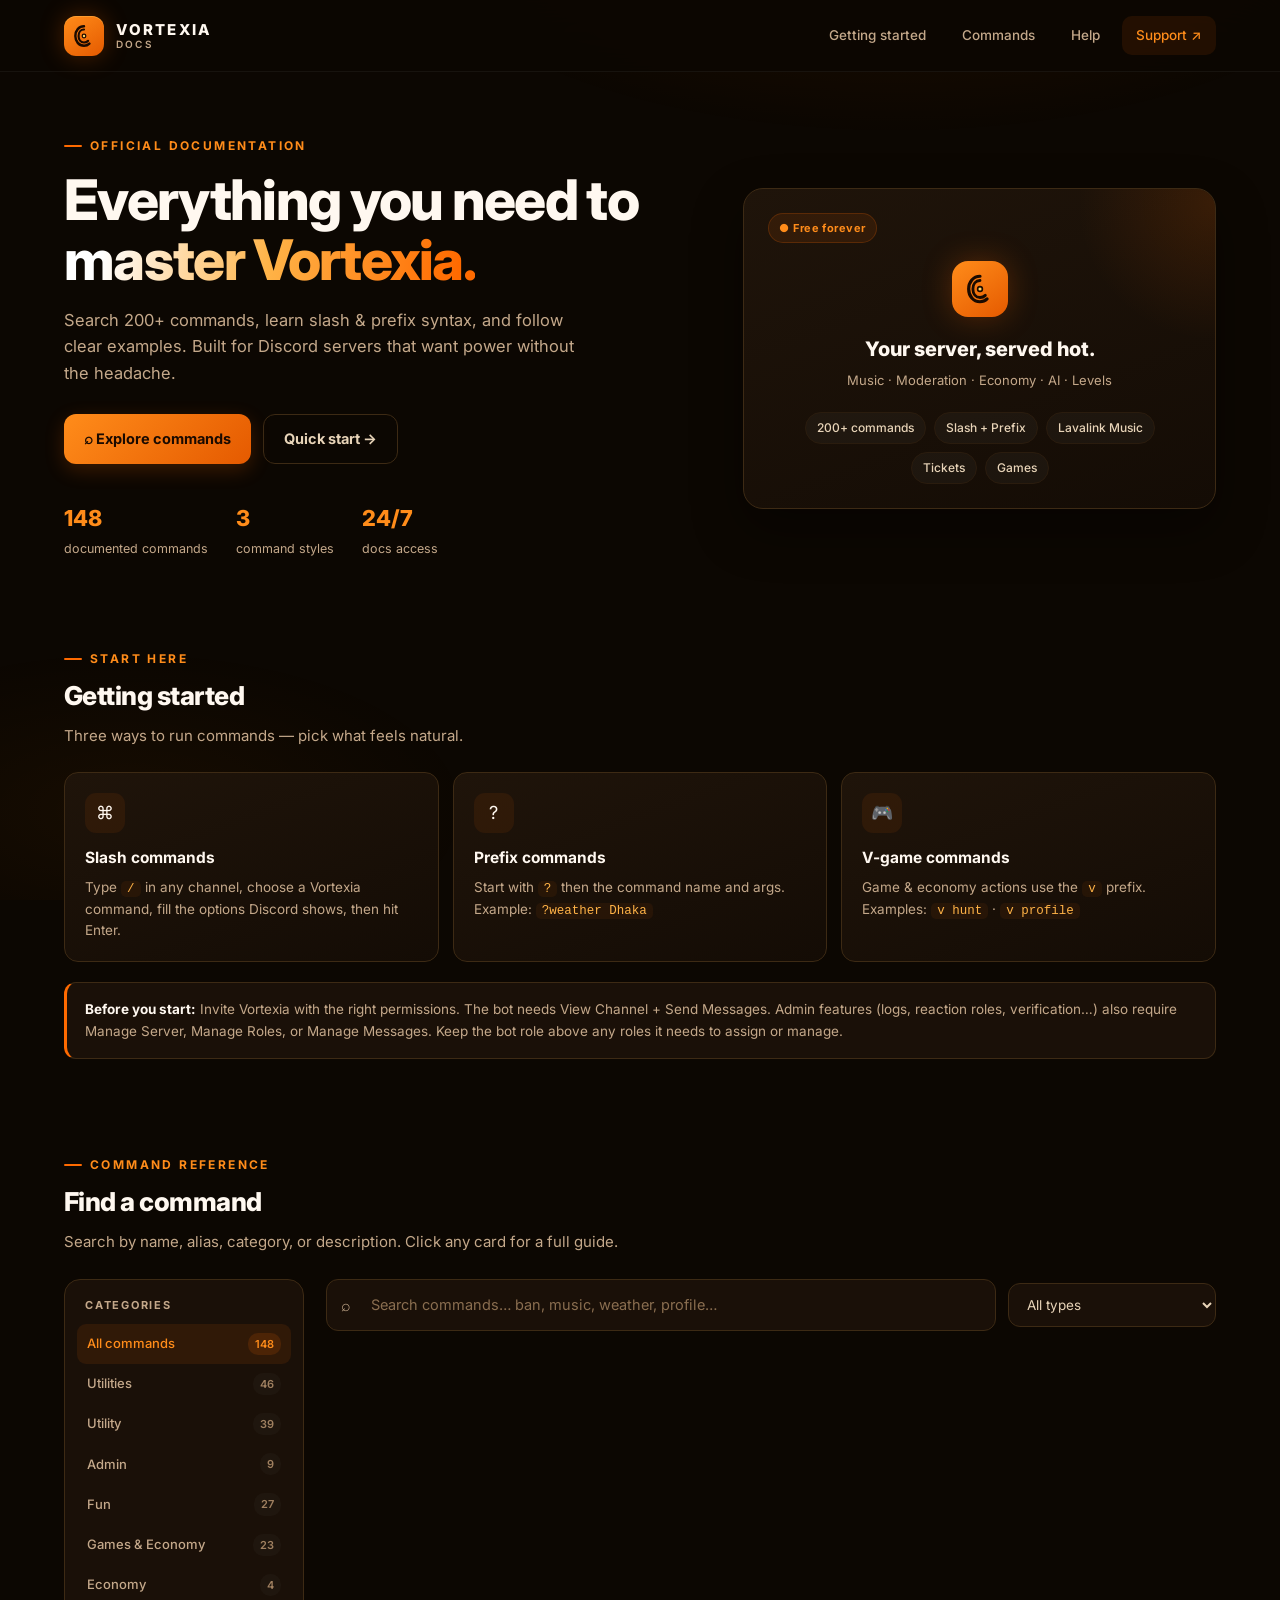
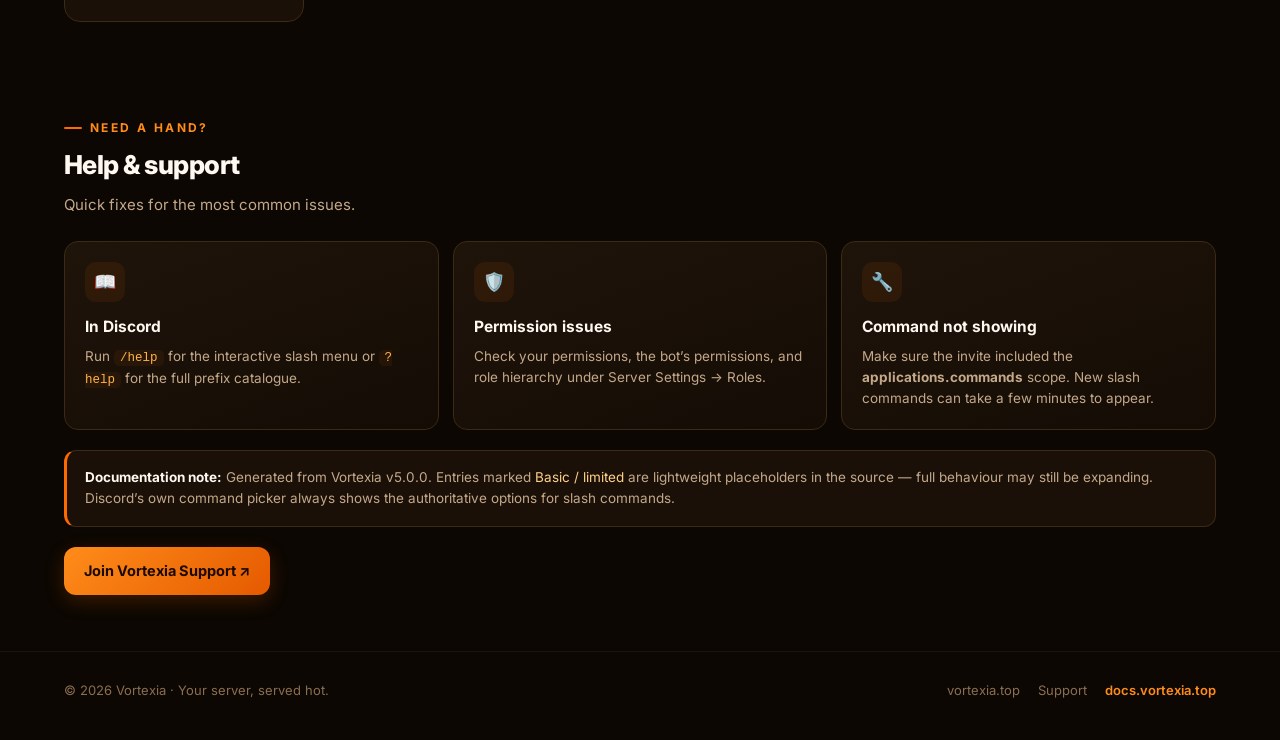
<file: index.html>
<!doctype html>
<html lang="en">
<head>
<meta charset="utf-8">
<meta name="viewport" content="width=device-width,initial-scale=1">
<meta name="theme-color" content="#1a0a00">
<meta name="description" content="Official Vortexia Bot documentation — commands, setup, and guides. Your server, served hot.">
<title>Vortexia Docs — Command Guide</title>
<link rel="preconnect" href="https://fonts.googleapis.com">
<link rel="preconnect" href="https://fonts.gstatic.com" crossorigin>
<style>
@import url('https://fonts.googleapis.com/css2?family=Inter:wght@400;500;600;700;800;900&display=swap');

:root {
  --bg: #0c0702;
  --bg2: #140c05;
  --panel: #1a1008;
  --panel2: #22150a;
  --line: #3d2a14;
  --line-soft: #2a1c0e;
  --orange: #ff6a00;
  --orange-bright: #ff8c1a;
  --orange-deep: #e55a00;
  --amber: #ffb347;
  --yellow: #ffd166;
  --text: #fff8f0;
  --muted: #c4a88a;
  --soft: #e8d4b8;
  --success: #5fe0ab;
  --warning: #ffc56a;
  --danger: #ff7b7b;
  --radius: 14px;
  --shadow: 0 20px 50px #00000066;
}

* { box-sizing: border-box; margin: 0; padding: 0; }
html { scroll-behavior: smooth; }
body {
  background: var(--bg);
  color: var(--text);
  font: 15px/1.65 'Inter', system-ui, -apple-system, sans-serif;
  min-height: 100vh;
}

/* Background glow */
body::before {
  content: "";
  position: fixed;
  inset: 0;
  background:
    radial-gradient(ellipse 80% 50% at 70% -10%, #ff6a0018, transparent 50%),
    radial-gradient(ellipse 60% 40% at 10% 90%, #ff8c0a0c, transparent 45%);
  pointer-events: none;
  z-index: 0;
}

a { color: inherit; text-decoration: none; }
.wrap { max-width: 1200px; margin: 0 auto; padding: 0 24px; position: relative; z-index: 1; }

/* ========== TOPBAR ========== */
.topbar {
  height: 72px;
  border-bottom: 1px solid #ffffff0d;
  background: #0c0702ee;
  backdrop-filter: blur(20px);
  position: sticky;
  top: 0;
  z-index: 100;
}
.topinner {
  height: 100%;
  display: flex;
  align-items: center;
  justify-content: space-between;
  gap: 20px;
}
.brand {
  display: flex;
  align-items: center;
  gap: 12px;
  font-weight: 800;
  letter-spacing: 0.08em;
}
.logo {
  width: 40px;
  height: 40px;
  border-radius: 12px;
  background: linear-gradient(145deg, #ff8c1a, #e55a00);
  display: grid;
  place-items: center;
  box-shadow: 0 0 24px #ff6a0044, inset 0 1px 0 #ffb34788;
  position: relative;
  overflow: hidden;
}
.logo svg {
  width: 26px;
  height: 26px;
}
.brand-text {
  display: flex;
  flex-direction: column;
  line-height: 1.15;
}
.brand-text span { font-size: 15px; letter-spacing: 0.14em; }
.brand-text small {
  color: var(--muted);
  font-size: 10px;
  letter-spacing: 0.22em;
  font-weight: 600;
  margin-top: 1px;
}
.toplinks {
  display: flex;
  gap: 8px;
  align-items: center;
}
.toplinks a {
  color: var(--muted);
  font-size: 13.5px;
  font-weight: 500;
  padding: 8px 14px;
  border-radius: 10px;
  transition: all 0.15s;
}
.toplinks a:hover {
  color: var(--text);
  background: #ffffff08;
}
.toplinks a.active {
  color: var(--orange-bright);
  background: #ff6a0012;
}

/* ========== HERO ========== */
.hero {
  padding: 64px 0 48px;
  position: relative;
}
.hero-grid {
  display: grid;
  grid-template-columns: 1.15fr 0.85fr;
  gap: 40px;
  align-items: center;
}
.eyebrow {
  color: var(--orange-bright);
  font-size: 12px;
  letter-spacing: 0.2em;
  font-weight: 700;
  text-transform: uppercase;
  display: flex;
  align-items: center;
  gap: 8px;
}
.eyebrow::before {
  content: "";
  width: 18px;
  height: 2px;
  background: var(--orange);
  border-radius: 2px;
}
.hero h1 {
  font-size: clamp(36px, 5.5vw, 56px);
  line-height: 1.08;
  font-weight: 800;
  letter-spacing: -0.03em;
  margin: 14px 0 16px;
}
.grad {
  background: linear-gradient(100deg, #fff 10%, #ffb347 50%, #ff6a00 95%);
  -webkit-background-clip: text;
  background-clip: text;
  color: transparent;
}
.hero-desc {
  color: var(--muted);
  font-size: 16.5px;
  max-width: 520px;
  margin-bottom: 28px;
  line-height: 1.6;
}
.hero-actions {
  display: flex;
  gap: 12px;
  flex-wrap: wrap;
  margin-bottom: 36px;
}
.btn {
  display: inline-flex;
  align-items: center;
  gap: 8px;
  padding: 12px 20px;
  border-radius: 12px;
  font-weight: 700;
  font-size: 14.5px;
  cursor: pointer;
  border: none;
  transition: all 0.18s;
}
.btn-primary {
  background: linear-gradient(135deg, #ff8c1a, #e55a00);
  color: #1a0a00;
  box-shadow: 0 6px 20px #ff6a0033;
}
.btn-primary:hover {
  transform: translateY(-1px);
  box-shadow: 0 10px 28px #ff6a0044;
}
.btn-ghost {
  background: transparent;
  border: 1px solid var(--line);
  color: var(--soft);
}
.btn-ghost:hover {
  border-color: var(--orange);
  color: var(--orange-bright);
  background: #ff6a000a;
}

/* Stats row */
.stats {
  display: flex;
  gap: 28px;
  flex-wrap: wrap;
}
.stat strong {
  display: block;
  font-size: 22px;
  font-weight: 800;
  color: var(--orange-bright);
}
.stat span {
  color: var(--muted);
  font-size: 12.5px;
}

/* Hero visual card */
.hero-visual {
  background: linear-gradient(160deg, #1f140a, #140c05);
  border: 1px solid var(--line);
  border-radius: 20px;
  padding: 24px;
  position: relative;
  overflow: hidden;
  box-shadow: var(--shadow);
}
.hero-visual::before {
  content: "";
  position: absolute;
  top: -40%;
  right: -30%;
  width: 280px;
  height: 280px;
  background: radial-gradient(circle, #ff6a0022, transparent 70%);
  pointer-events: none;
}
.visual-header {
  display: flex;
  align-items: center;
  justify-content: space-between;
  margin-bottom: 18px;
}
.visual-badge {
  display: inline-flex;
  align-items: center;
  gap: 6px;
  background: #ff6a0018;
  border: 1px solid #ff6a0033;
  color: var(--orange-bright);
  font-size: 11px;
  font-weight: 700;
  padding: 5px 10px;
  border-radius: 20px;
  letter-spacing: 0.04em;
}
.visual-logo {
  width: 56px;
  height: 56px;
  border-radius: 16px;
  background: linear-gradient(145deg, #ff8c1a, #e55a00);
  display: grid;
  place-items: center;
  box-shadow: 0 0 30px #ff6a0044;
  margin: 0 auto 16px;
}
.visual-logo svg { width: 34px; height: 34px; }
.visual-title {
  text-align: center;
  font-size: 20px;
  font-weight: 800;
  margin-bottom: 4px;
}
.visual-sub {
  text-align: center;
  color: var(--muted);
  font-size: 13px;
  margin-bottom: 20px;
}
.feature-pills {
  display: flex;
  flex-wrap: wrap;
  gap: 8px;
  justify-content: center;
}
.pill-tag {
  background: #ffffff08;
  border: 1px solid var(--line-soft);
  color: var(--soft);
  font-size: 12px;
  padding: 5px 11px;
  border-radius: 20px;
  font-weight: 500;
}

/* ========== SECTIONS ========== */
.section {
  padding: 40px 0 56px;
}
.section-head {
  margin-bottom: 24px;
}
.section-head h2 {
  font-size: 26px;
  font-weight: 800;
  letter-spacing: -0.02em;
  margin: 6px 0 6px;
}
.section-head p {
  color: var(--muted);
  font-size: 15px;
}

/* Quick start cards */
.quickgrid {
  display: grid;
  grid-template-columns: repeat(3, 1fr);
  gap: 14px;
  margin-bottom: 20px;
}
.quick {
  background: linear-gradient(160deg, #1f140a, #140c05);
  border: 1px solid var(--line);
  border-radius: var(--radius);
  padding: 20px;
  transition: border-color 0.15s, transform 0.15s;
}
.quick:hover {
  border-color: #ff6a0044;
  transform: translateY(-2px);
}
.quick .ico {
  width: 40px;
  height: 40px;
  border-radius: 11px;
  background: #ff6a0014;
  display: grid;
  place-items: center;
  font-size: 18px;
  margin-bottom: 12px;
}
.quick h3 {
  font-size: 15.5px;
  font-weight: 700;
  margin-bottom: 6px;
}
.quick p {
  color: var(--muted);
  font-size: 13.5px;
  line-height: 1.55;
}
.mono {
  font-family: ui-monospace, SFMono-Regular, Consolas, monospace;
  color: var(--amber);
  background: #ff6a0010;
  padding: 1px 6px;
  border-radius: 5px;
  font-size: 12.5px;
}

/* Info box */
.info {
  background: #1a1008;
  border: 1px solid var(--line);
  border-left: 3px solid var(--orange);
  border-radius: 12px;
  padding: 16px 18px;
  color: var(--muted);
  font-size: 13.5px;
  line-height: 1.6;
}
.info b { color: var(--text); }

/* ========== COMMANDS LAYOUT ========== */
.guide-layout {
  display: grid;
  grid-template-columns: 240px 1fr;
  gap: 22px;
  align-items: start;
}
.sidebar {
  position: sticky;
  top: 90px;
  background: var(--panel);
  border: 1px solid var(--line);
  border-radius: 16px;
  padding: 16px 12px;
  max-height: calc(100vh - 110px);
  overflow-y: auto;
}
.sidebar h3 {
  font-size: 11px;
  text-transform: uppercase;
  letter-spacing: 0.16em;
  color: var(--muted);
  margin: 0 8px 10px;
  font-weight: 700;
}
.sideitem {
  width: 100%;
  display: flex;
  justify-content: space-between;
  align-items: center;
  gap: 8px;
  border: 0;
  background: transparent;
  color: var(--muted);
  text-align: left;
  padding: 9px 10px;
  border-radius: 9px;
  cursor: pointer;
  font: inherit;
  font-size: 13px;
  font-weight: 500;
  transition: all 0.12s;
}
.sideitem:hover {
  background: #ffffff08;
  color: var(--text);
}
.sideitem.active {
  background: #ff6a0018;
  color: var(--orange-bright);
}
.count {
  font-size: 11px;
  color: #a08060;
  background: #ffffff06;
  padding: 2px 7px;
  border-radius: 10px;
  font-weight: 600;
}
.sideitem.active .count {
  background: #ff6a0022;
  color: var(--orange-bright);
}

/* Search & filters */
.catalog-top {
  display: flex;
  gap: 12px;
  align-items: center;
  flex-wrap: wrap;
  margin-bottom: 14px;
}
.searchbox {
  flex: 1;
  min-width: 220px;
  position: relative;
}
.searchbox input {
  width: 100%;
  background: var(--panel);
  border: 1px solid var(--line);
  border-radius: 12px;
  padding: 13px 16px 13px 44px;
  color: var(--text);
  font: inherit;
  font-size: 14.5px;
  outline: none;
  transition: border-color 0.15s, box-shadow 0.15s;
}
.searchbox input::placeholder { color: #8a6e50; }
.searchbox input:focus {
  border-color: var(--orange);
  box-shadow: 0 0 0 3px #ff6a0022;
}
.search-icon {
  position: absolute;
  left: 15px;
  top: 50%;
  transform: translateY(-50%);
  color: var(--muted);
  font-size: 16px;
  pointer-events: none;
}
.filter select {
  background: var(--panel);
  color: var(--soft);
  border: 1px solid var(--line);
  padding: 12px 14px;
  border-radius: 12px;
  font: inherit;
  font-size: 13.5px;
  cursor: pointer;
  outline: none;
}
.filter select:focus { border-color: var(--orange); }

.results {
  color: var(--muted);
  font-size: 12.5px;
  margin-bottom: 12px;
  display: flex;
  align-items: center;
  gap: 8px;
}
.results strong { color: var(--soft); }

/* Command cards */
.cards {
  display: grid;
  grid-template-columns: repeat(2, minmax(0, 1fr));
  gap: 12px;
}
.cmd {
  background: linear-gradient(155deg, #1f140a, #140c05);
  border: 1px solid var(--line);
  border-radius: 14px;
  padding: 16px;
  cursor: pointer;
  transition: all 0.18s;
  min-width: 0;
}
.cmd:hover {
  transform: translateY(-2px);
  border-color: #ff6a0066;
  box-shadow: 0 12px 28px #00000044;
}
.cmdtop {
  display: flex;
  align-items: center;
  justify-content: space-between;
  gap: 10px;
  margin-bottom: 8px;
}
.cmdname {
  font-weight: 750;
  font-size: 15px;
  overflow-wrap: anywhere;
}
.pill {
  font-size: 10px;
  font-weight: 700;
  color: var(--amber);
  background: #3d2a14;
  border: 1px solid #5a3a1c;
  border-radius: 20px;
  padding: 3px 9px;
  white-space: nowrap;
  letter-spacing: 0.02em;
}
.pill.limited {
  color: #ffd18a;
  background: #3c2c14;
  border-color: #6a4b1c;
}
.pill.private {
  color: #ffb0b0;
  background: #421c2b;
  border-color: #71354a;
}
.cmd p {
  font-size: 12.5px;
  color: var(--muted);
  margin: 0 0 12px;
  min-height: 36px;
  line-height: 1.5;
}
.cmdfoot {
  display: flex;
  justify-content: space-between;
  align-items: center;
  color: #a08060;
  font-size: 11.5px;
  font-weight: 500;
}
.cmdfoot .arrow {
  color: var(--orange);
  opacity: 0;
  transition: opacity 0.15s;
}
.cmd:hover .cmdfoot .arrow { opacity: 1; }

.empty {
  padding: 48px 24px;
  text-align: center;
  color: var(--muted);
  border: 1px dashed var(--line);
  border-radius: 16px;
  grid-column: 1 / -1;
}
.empty-icon { font-size: 32px; margin-bottom: 10px; opacity: 0.6; }

/* Detail panel */
.detail {
  margin-top: 18px;
  padding: 24px;
  border: 1px solid #6a4a1c;
  background: linear-gradient(145deg, #22150a, #140c05);
  border-radius: 18px;
  display: none;
  animation: fadeIn 0.25s ease;
}
.detail.show { display: block; }
@keyframes fadeIn {
  from { opacity: 0; transform: translateY(8px); }
  to { opacity: 1; transform: translateY(0); }
}
.detailhead {
  display: flex;
  justify-content: space-between;
  gap: 16px;
  align-items: flex-start;
  margin-bottom: 6px;
}
.detail h3 {
  font-size: 22px;
  font-weight: 800;
  margin: 4px 0 6px;
}
.detail .desc { color: var(--muted); font-size: 14.5px; }
.close {
  background: #2a1a08;
  border: 1px solid var(--line);
  color: var(--soft);
  border-radius: 10px;
  padding: 8px 12px;
  cursor: pointer;
  font-size: 13px;
  font-weight: 600;
  transition: all 0.12s;
  flex-shrink: 0;
}
.close:hover {
  background: #3d2a14;
  color: white;
}
.detailgrid {
  display: grid;
  grid-template-columns: 1fr 1fr;
  gap: 14px;
  margin-top: 18px;
}
.detailbox {
  background: #0c0702;
  border: 1px solid var(--line);
  border-radius: 12px;
  padding: 16px;
}
.detailbox h4 {
  margin: 0 0 10px;
  color: var(--amber);
  font-size: 11px;
  letter-spacing: 0.12em;
  text-transform: uppercase;
  font-weight: 700;
}
.code {
  display: block;
  background: #080502;
  border: 1px solid var(--line-soft);
  border-radius: 8px;
  padding: 12px 14px;
  color: var(--amber);
  font: 13.5px ui-monospace, Consolas, monospace;
  overflow-wrap: anywhere;
  margin-bottom: 8px;
}
.steps {
  margin: 0;
  padding-left: 20px;
  color: var(--muted);
  font-size: 13.5px;
  line-height: 1.7;
}
.steps li { margin-bottom: 4px; }
.alias {
  color: var(--muted);
  font-size: 12.5px;
  margin-top: 8px;
}

/* Mock Discord */
.mock {
  margin-top: 18px;
  border: 1px solid var(--line);
  border-radius: 14px;
  overflow: hidden;
  background: #0c0702;
}
.mockbar {
  background: #1a1008;
  padding: 9px 14px;
  color: var(--muted);
  font-size: 11.5px;
  display: flex;
  align-items: center;
  gap: 8px;
  font-weight: 500;
}
.dot {
  width: 8px;
  height: 8px;
  background: var(--orange);
  border-radius: 50%;
  box-shadow: 0 0 8px #ff6a0066;
}
.mockbody { padding: 16px; display: grid; gap: 12px; }
.chatline { display: flex; gap: 12px; align-items: flex-start; }
.avatar {
  width: 32px;
  height: 32px;
  flex: 0 0 32px;
  border-radius: 10px;
  background: linear-gradient(135deg, #ff8c1a, #e55a00);
  display: grid;
  place-items: center;
  font-size: 13px;
  font-weight: 800;
  color: #1a0a00;
}
.avatar.bot {
  background: linear-gradient(135deg, #ff8c1a, #e55a00);
}
.bubble { font-size: 13px; color: var(--soft); line-height: 1.5; }
.bubble b { color: white; font-weight: 700; }
.cmdinput {
  display: inline-block;
  background: #2a1a08;
  padding: 5px 10px;
  border-radius: 7px;
  color: var(--amber);
  font-family: ui-monospace, monospace;
  font-size: 12.5px;
  margin-top: 4px;
}
.response {
  border-left: 3px solid var(--orange);
  background: #1a1008;
  padding: 12px 14px;
  border-radius: 0 10px 10px 0;
  font-size: 13px;
  color: var(--muted);
  margin-top: 6px;
}
.response strong {
  display: block;
  color: white;
  margin-bottom: 4px;
  font-weight: 700;
}

/* Help section */
.help-grid {
  display: grid;
  grid-template-columns: repeat(3, 1fr);
  gap: 14px;
  margin-bottom: 20px;
}

/* Footer */
.footer {
  border-top: 1px solid #ffffff0d;
  padding: 28px 0 40px;
  color: #8a6e50;
  font-size: 13px;
}
.footerinner {
  display: flex;
  justify-content: space-between;
  gap: 20px;
  flex-wrap: wrap;
  align-items: center;
}
.tag { color: var(--orange-bright); font-weight: 600; }
.footer-links {
  display: flex;
  gap: 18px;
}
.footer-links a:hover { color: var(--orange-bright); }

/* Scrollbar */
.sidebar::-webkit-scrollbar { width: 5px; }
.sidebar::-webkit-scrollbar-track { background: transparent; }
.sidebar::-webkit-scrollbar-thumb { background: #3d2a14; border-radius: 10px; }

/* ========== RESPONSIVE ========== */
@media (max-width: 900px) {
  .hero-grid { grid-template-columns: 1fr; gap: 32px; }
  .hero-visual { max-width: 400px; margin: 0 auto; }
  .guide-layout { grid-template-columns: 1fr; }
  .sidebar {
    position: static;
    max-height: none;
    display: flex;
    flex-wrap: wrap;
    gap: 4px;
    padding: 12px;
  }
  .sidebar h3 { width: 100%; margin-bottom: 6px; }
  .sideitem { width: auto; }
  .quickgrid, .help-grid { grid-template-columns: 1fr 1fr; }
}
@media (max-width: 640px) {
  .wrap { padding: 0 16px; }
  .toplinks { display: none; }
  .hero { padding: 40px 0 32px; }
  .quickgrid, .cards, .detailgrid, .help-grid { grid-template-columns: 1fr; }
  .stats { gap: 18px; }
  .hero-desc { font-size: 15px; }
  .section { padding: 28px 0 40px; }
}
</style>
</head>
<body>

<!-- TOPBAR -->
<header class="topbar">
  <div class="wrap topinner">
    <a class="brand" href="#top">
      <span class="logo">
        <svg viewBox="0 0 48 48" fill="none" xmlns="http://www.w3.org/2000/svg">
          <path d="M24 6C14.5 6 8 14 8 24s6.5 18 16 18c4 0 7.5-1.5 10-4" stroke="#1a0a00" stroke-width="4.5" stroke-linecap="round"/>
          <path d="M24 12c-6 0-10 5-10 12s4 12 10 12c3 0 5.5-1 7.5-3" stroke="#1a0a00" stroke-width="4" stroke-linecap="round"/>
          <circle cx="24" cy="24" r="4.5" fill="#1a0a00"/>
          <circle cx="24" cy="24" r="2.2" fill="#ffd166"/>
        </svg>
      </span>
      <div class="brand-text">
        <span>VORTEXIA</span>
        <small>DOCS</small>
      </div>
    </a>
    <nav class="toplinks">
      <a href="#start">Getting started</a>
      <a href="#commands">Commands</a>
      <a href="#help">Help</a>
      <a href="https://discord.gg/tGJQwsymdX" target="_blank" rel="noopener" style="background:#ff6a0018;color:#ff8c1a;">Support ↗</a>
    </nav>
  </div>
</header>

<main id="top">
  <!-- HERO -->
  <section class="hero">
    <div class="wrap">
      <div class="hero-grid">
        <div>
          <div class="eyebrow">Official Documentation</div>
          <h1>Everything you need to<br><span class="grad">master Vortexia.</span></h1>
          <p class="hero-desc">
            Search 200+ commands, learn slash & prefix syntax, and follow clear examples.
            Built for Discord servers that want power without the headache.
          </p>
          <div class="hero-actions">
            <a class="btn btn-primary" href="#commands">⌕ Explore commands</a>
            <a class="btn btn-ghost" href="#start">Quick start →</a>
          </div>
          <div class="stats">
            <div class="stat">
              <strong id="totalCommands">—</strong>
              <span>documented commands</span>
            </div>
            <div class="stat">
              <strong>3</strong>
              <span>command styles</span>
            </div>
            <div class="stat">
              <strong>24/7</strong>
              <span>docs access</span>
            </div>
          </div>
        </div>

        <!-- Visual card -->
        <div class="hero-visual">
          <div class="visual-header">
            <span class="visual-badge">● Free forever</span>
          </div>
          <div class="visual-logo">
            <svg viewBox="0 0 48 48" fill="none" xmlns="http://www.w3.org/2000/svg">
              <path d="M24 6C14.5 6 8 14 8 24s6.5 18 16 18c4 0 7.5-1.5 10-4" stroke="#1a0a00" stroke-width="4.5" stroke-linecap="round"/>
              <path d="M24 12c-6 0-10 5-10 12s4 12 10 12c3 0 5.5-1 7.5-3" stroke="#1a0a00" stroke-width="4" stroke-linecap="round"/>
              <circle cx="24" cy="24" r="4.5" fill="#1a0a00"/>
              <circle cx="24" cy="24" r="2.2" fill="#ffd166"/>
            </svg>
          </div>
          <div class="visual-title">Your server, served hot.</div>
          <div class="visual-sub">Music · Moderation · Economy · AI · Levels</div>
          <div class="feature-pills">
            <span class="pill-tag">200+ commands</span>
            <span class="pill-tag">Slash + Prefix</span>
            <span class="pill-tag">Lavalink Music</span>
            <span class="pill-tag">Tickets</span>
            <span class="pill-tag">Games</span>
          </div>
        </div>
      </div>
    </div>
  </section>

  <!-- GETTING STARTED -->
  <section class="section" id="start">
    <div class="wrap">
      <div class="section-head">
        <div class="eyebrow">Start here</div>
        <h2>Getting started</h2>
        <p>Three ways to run commands — pick what feels natural.</p>
      </div>

      <div class="quickgrid">
        <article class="quick">
          <div class="ico">⌘</div>
          <h3>Slash commands</h3>
          <p>Type <span class="mono">/</span> in any channel, choose a Vortexia command, fill the options Discord shows, then hit Enter.</p>
        </article>
        <article class="quick">
          <div class="ico">?</div>
          <h3>Prefix commands</h3>
          <p>Start with <span class="mono">?</span> then the command name and args.<br>Example: <span class="mono">?weather Dhaka</span></p>
        </article>
        <article class="quick">
          <div class="ico">🎮</div>
          <h3>V-game commands</h3>
          <p>Game & economy actions use the <span class="mono">v</span> prefix.<br>Examples: <span class="mono">v hunt</span> · <span class="mono">v profile</span></p>
        </article>
      </div>

      <div class="info">
        <b>Before you start:</b> Invite Vortexia with the right permissions. The bot needs View Channel + Send Messages. Admin features (logs, reaction roles, verification…) also require Manage Server, Manage Roles, or Manage Messages. Keep the bot role above any roles it needs to assign or manage.
      </div>
    </div>
  </section>

  <!-- COMMANDS -->
  <section class="section" id="commands">
    <div class="wrap">
      <div class="section-head">
        <div class="eyebrow">Command reference</div>
        <h2>Find a command</h2>
        <p>Search by name, alias, category, or description. Click any card for a full guide.</p>
      </div>

      <div class="guide-layout">
        <aside class="sidebar" id="side">
          <h3>Categories</h3>
          <button class="sideitem active" data-category="All">All commands <span class="count" id="allCount"></span></button>
        </aside>

        <div>
          <div class="catalog-top">
            <div class="searchbox">
              <span class="search-icon">⌕</span>
              <input id="search" placeholder="Search commands… ban, music, weather, profile…" autocomplete="off">
            </div>
            <div class="filter">
              <select id="typeFilter">
                <option value="All">All types</option>
                <option>Slash command</option>
                <option>Prefix command</option>
                <option>V-prefix game command</option>
              </select>
            </div>
          </div>

          <div class="results" id="results"></div>
          <div class="cards" id="cards"></div>
          <div class="detail" id="detail" aria-live="polite"></div>
        </div>
      </div>
    </div>
  </section>

  <!-- HELP -->
  <section class="section" id="help">
    <div class="wrap">
      <div class="section-head">
        <div class="eyebrow">Need a hand?</div>
        <h2>Help & support</h2>
        <p>Quick fixes for the most common issues.</p>
      </div>

      <div class="help-grid">
        <article class="quick">
          <div class="ico">📖</div>
          <h3>In Discord</h3>
          <p>Run <span class="mono">/help</span> for the interactive slash menu or <span class="mono">?help</span> for the full prefix catalogue.</p>
        </article>
        <article class="quick">
          <div class="ico">🛡️</div>
          <h3>Permission issues</h3>
          <p>Check your permissions, the bot’s permissions, and role hierarchy under Server Settings → Roles.</p>
        </article>
        <article class="quick">
          <div class="ico">🔧</div>
          <h3>Command not showing</h3>
          <p>Make sure the invite included the <b>applications.commands</b> scope. New slash commands can take a few minutes to appear.</p>
        </article>
      </div>

      <div class="info" style="margin-bottom: 20px;">
        <b>Documentation note:</b> Generated from Vortexia v5.0.0. Entries marked <span style="color:#ffd18a">Basic / limited</span> are lightweight placeholders in the source — full behaviour may still be expanding. Discord’s own command picker always shows the authoritative options for slash commands.
      </div>

      <a class="btn btn-primary" href="https://discord.gg/tGJQwsymdX" target="_blank" rel="noopener">
        Join Vortexia Support ↗
      </a>
    </div>
  </section>
</main>

<footer class="footer">
  <div class="wrap footerinner">
    <span>© <span id="year"></span> Vortexia · Your server, served hot.</span>
    <div class="footer-links">
      <a href="https://vortexia.top" target="_blank">vortexia.top</a>
      <a href="https://discord.gg/tGJQwsymdX" target="_blank">Support</a>
      <span class="tag">docs.vortexia.top</span>
    </div>
  </div>
</footer>

<script>
const COMMANDS = [{"name":"/autoreact","kind":"Slash command","category":"Admin","description":"Manage automatic reactions in selected channels.","usage":"/autoreact","aliases":[],"status":"Available","note":""},{"name":"/boostreminder","kind":"Slash command","category":"Admin","description":"Announce and thank members when they boost the server.","usage":"/boostreminder","aliases":[],"status":"Available","note":""},{"name":"/goodbye","kind":"Slash command","category":"Admin","description":"Configure automatic member-leave messages.","usage":"/goodbye","aliases":[],"status":"Available","note":""},{"name":"/logs","kind":"Slash command","category":"Admin","description":"Server logging: message edits/deletes, joins, bans, voice, roles and channels.","usage":"/logs","aliases":[],"status":"Available","note":""},{"name":"/reactionrole","kind":"Slash command","category":"Admin","description":"Button role panels: members click a button to get or remove a role.","usage":"/reactionrole","aliases":[],"status":"Available","note":""},{"name":"/serverstats","kind":"Slash command","category":"Admin","description":"Open the Server Stats control panel — live member/bot/online counters.","usage":"/serverstats","aliases":[],"status":"Available","note":""},{"name":"/settings","kind":"Slash command","category":"Admin","description":"Manage Vortexia server settings, modules, commands, roles, and channels.","usage":"/settings","aliases":[],"status":"Available","note":""},{"name":"/verify","kind":"Slash command","category":"Admin","description":"Advanced verification control panel.","usage":"/verify","aliases":[],"status":"Available","note":""},{"name":"/voicemaster","kind":"Slash command","category":"Admin","description":"Join-to-Create voice rooms — setup hub, panel, and defaults.","usage":"/voicemaster","aliases":[],"status":"Available","note":""},{"name":"/daily","kind":"Slash command","category":"Economy","description":"Claim your daily coins.","usage":"/daily","aliases":[],"status":"Available","note":""},{"name":"/eco-leaderboard","kind":"Slash command","category":"Economy","description":"Global richest users (same balance on every server).","usage":"/eco-leaderboard","aliases":[],"status":"Available","note":""},{"name":"/pay","kind":"Slash command","category":"Economy","description":"Pay coins to another user.","usage":"/pay","aliases":[],"status":"Available","note":""},{"name":"/work","kind":"Slash command","category":"Economy","description":"Work and earn coins.","usage":"/work","aliases":[],"status":"Available","note":""},{"name":"?8ball","kind":"Prefix command","category":"Fun","description":"Ask a question and get a random Magic 8-Ball answer.","usage":"?8ball <question>","aliases":["8b","eightball"],"status":"Available","note":""},{"name":"?ascii","kind":"Prefix command","category":"Fun","description":"Turn text into large ASCII-style text.","usage":"?ascii","aliases":["bigtext"],"status":"Available","note":""},{"name":"?cat","kind":"Prefix command","category":"Fun","description":"Show a random cat image.","usage":"?cat","aliases":[],"status":"Available","note":""},{"name":"?choose","kind":"Prefix command","category":"Fun","description":"Pick one option from a list separated by | characters.","usage":"?choose option A | option B | option C","aliases":["pick"],"status":"Available","note":""},{"name":"?clap","kind":"Prefix command","category":"Fun","description":"Add clapping separators between words.","usage":"?clap","aliases":[],"status":"Available","note":""},{"name":"?coinflip","kind":"Prefix command","category":"Fun","description":"Flip a coin and return heads or tails.","usage":"?coinflip","aliases":["flip","coin","cf"],"status":"Available","note":""},{"name":"?compliment","kind":"Prefix command","category":"Fun","description":"Send a positive compliment, optionally targeting a member.","usage":"?compliment","aliases":["praise"],"status":"Available","note":""},{"name":"?dare","kind":"Prefix command","category":"Fun","description":"Get a random dare prompt.","usage":"?dare","aliases":[],"status":"Available","note":""},{"name":"?dice","kind":"Prefix command","category":"Fun","description":"Roll a dice. You can provide the number of sides.","usage":"?dice [sides]","aliases":["roll"],"status":"Available","note":""},{"name":"?dog","kind":"Prefix command","category":"Fun","description":"Show a random dog image.","usage":"?dog","aliases":[],"status":"Available","note":""},{"name":"?fact","kind":"Prefix command","category":"Fun","description":"Share a random fact.","usage":"?fact","aliases":[],"status":"Available","note":""},{"name":"?gay","kind":"Prefix command","category":"Fun","description":"A playful, random meter command; it does not measure a real trait.","usage":"?gay","aliases":["howgay"],"status":"Available","note":""},{"name":"?inventory","kind":"Prefix command","category":"Fun","description":"Show your game inventory.","usage":"?inventory","aliases":["inv"],"status":"Available","note":""},{"name":"?iq","kind":"Prefix command","category":"Fun","description":"A playful random IQ-style score; it is not a real assessment.","usage":"?iq","aliases":[],"status":"Available","note":""},{"name":"?joke","kind":"Prefix command","category":"Fun","description":"Post a random joke.","usage":"?joke","aliases":["dadjoke"],"status":"Available","note":""},{"name":"?meme","kind":"Prefix command","category":"Fun","description":"Fetch a meme. You can optionally specify a subreddit.","usage":"?meme","aliases":["memes"],"status":"Available","note":""},{"name":"?mock","kind":"Prefix command","category":"Fun","description":"Convert text into alternating-case meme text.","usage":"?mock","aliases":[],"status":"Available","note":""},{"name":"?quote","kind":"Prefix command","category":"Fun","description":"Share an inspirational quote.","usage":"?quote","aliases":[],"status":"Available","note":""},{"name":"?rate","kind":"Prefix command","category":"Fun","description":"Give a playful score out of 10 for a subject.","usage":"?rate <thing>","aliases":[],"status":"Available","note":""},{"name":"?reverse","kind":"Prefix command","category":"Fun","description":"Reverse the text you provide.","usage":"?reverse","aliases":[],"status":"Available","note":""},{"name":"?roast","kind":"Prefix command","category":"Fun","description":"Send a light-hearted roast, optionally targeting a member.","usage":"?roast","aliases":[],"status":"Available","note":""},{"name":"?rps","kind":"Prefix command","category":"Fun","description":"Play rock-paper-scissors against the bot.","usage":"?rps rock","aliases":[],"status":"Available","note":""},{"name":"?ship","kind":"Prefix command","category":"Fun","description":"Generate a playful compatibility result for two mentioned users.","usage":"?ship @member1 @member2","aliases":["love","lovecalc"],"status":"Available","note":""},{"name":"?shop","kind":"Prefix command","category":"Fun","description":"Open the item shop.","usage":"?shop","aliases":[],"status":"Available","note":""},{"name":"?topic","kind":"Prefix command","category":"Fun","description":"Suggest a conversation starter.","usage":"?topic","aliases":[],"status":"Available","note":""},{"name":"?truth","kind":"Prefix command","category":"Fun","description":"Get a random truth question.","usage":"?truth","aliases":[],"status":"Available","note":""},{"name":"?wyr","kind":"Prefix command","category":"Fun","description":"Get a two-choice Would You Rather question.","usage":"?wyr","aliases":["wouldyourather"],"status":"Available","note":""},{"name":"v 8b","kind":"V-prefix game command","category":"Games & Economy","description":"Ask a Magic 8-Ball question.","usage":"v 8ball <question>","aliases":["8ball"],"status":"Available","note":""},{"name":"v battle","kind":"V-prefix game command","category":"Games & Economy","description":"Start a game battle.","usage":"v battle","aliases":["b","fight"],"status":"Available","note":""},{"name":"v blackjack","kind":"V-prefix game command","category":"Games & Economy","description":"Play blackjack with the game currency.","usage":"v blackjack <bet>","aliases":["bj"],"status":"Available","note":""},{"name":"v buy","kind":"V-prefix game command","category":"Games & Economy","description":"Buy an item from the game shop.","usage":"v buy <item>","aliases":[],"status":"Available","note":""},{"name":"v checklist","kind":"V-prefix game command","category":"Games & Economy","description":"View game progression checklist.","usage":"v checklist","aliases":["cl"],"status":"Available","note":""},{"name":"v choose","kind":"V-prefix game command","category":"Games & Economy","description":"Pick one of the provided options.","usage":"v choose option A | option B","aliases":["pick"],"status":"Available","note":""},{"name":"v cookie","kind":"V-prefix game command","category":"Games & Economy","description":"Use the cookie social action.","usage":"v cookie","aliases":[],"status":"Available","note":""},{"name":"v crate","kind":"V-prefix game command","category":"Games & Economy","description":"Open or inspect a weapon crate.","usage":"v crate","aliases":["wc"],"status":"Available","note":""},{"name":"v curse","kind":"V-prefix game command","category":"Games & Economy","description":"Curse another player.","usage":"v curse","aliases":[],"status":"Available","note":""},{"name":"v daily","kind":"V-prefix game command","category":"Games & Economy","description":"Claim daily game rewards.","usage":"v daily","aliases":[],"status":"Available","note":""},{"name":"v dice","kind":"V-prefix game command","category":"Games & Economy","description":"Roll dice in the game.","usage":"v dice","aliases":["roll"],"status":"Available","note":""},{"name":"v equip","kind":"V-prefix game command","category":"Games & Economy","description":"Equip an item from inventory.","usage":"v equip <item>","aliases":[],"status":"Available","note":""},{"name":"v fish","kind":"V-prefix game command","category":"Games & Economy","description":"Go fishing for items or currency.","usage":"v fish","aliases":[],"status":"Available","note":""},{"name":"v hunt","kind":"V-prefix game command","category":"Games & Economy","description":"Hunt for resources and items.","usage":"v hunt","aliases":[],"status":"Available","note":""},{"name":"v inv","kind":"V-prefix game command","category":"Games & Economy","description":"View your inventory.","usage":"v inv","aliases":["inventory"],"status":"Available","note":""},{"name":"v leaderboard","kind":"V-prefix game command","category":"Games & Economy","description":"Show game leaderboards.","usage":"v leaderboard","aliases":["lb","top"],"status":"Available","note":""},{"name":"v mine","kind":"V-prefix game command","category":"Games & Economy","description":"Mine for resources.","usage":"v mine","aliases":[],"status":"Available","note":""},{"name":"v profile","kind":"V-prefix game command","category":"Games & Economy","description":"View your game profile.","usage":"v profile","aliases":["p"],"status":"Available","note":""},{"name":"v sell","kind":"V-prefix game command","category":"Games & Economy","description":"Sell items from inventory.","usage":"v sell <item>","aliases":[],"status":"Available","note":""},{"name":"v shop","kind":"V-prefix game command","category":"Games & Economy","description":"Open the game shop.","usage":"v shop","aliases":[],"status":"Available","note":""},{"name":"v slots","kind":"V-prefix game command","category":"Games & Economy","description":"Play the slots game.","usage":"v slots <bet>","aliases":[],"status":"Available","note":""},{"name":"v use","kind":"V-prefix game command","category":"Games & Economy","description":"Use an item from inventory.","usage":"v use <item>","aliases":[],"status":"Available","note":""},{"name":"v work","kind":"V-prefix game command","category":"Games & Economy","description":"Work for game currency.","usage":"v work","aliases":[],"status":"Available","note":""},{"name":"?backup","kind":"Prefix command","category":"Utilities","description":"Open the server backup feature entry.","usage":"?backup","aliases":[],"status":"Basic feature / limited","note":"The current source contains a lightweight entry or placeholder for this feature; advanced functionality may not be implemented yet."},{"name":"?bal","kind":"Prefix command","category":"Utilities","description":"Show your economy balance.","usage":"?bal","aliases":["balance","cash"],"status":"Available","note":""},{"name":"?banner","kind":"Prefix command","category":"Utilities","description":"Show a member banner.","usage":"?banner","aliases":[],"status":"Available","note":""},{"name":"?banner-generator","kind":"Prefix command","category":"Utilities","description":"Open the banner generator feature entry.","usage":"?banner-generator","aliases":[],"status":"Basic feature / limited","note":"The current source contains a lightweight entry or placeholder for this feature; advanced functionality may not be implemented yet."},{"name":"?bot","kind":"Prefix command","category":"Utilities","description":"Show Vortexia bot information.","usage":"?bot","aliases":["about","vortexia"],"status":"Available","note":""},{"name":"?botinvite","kind":"Prefix command","category":"Utilities","description":"Get the bot invite link.","usage":"?botinvite","aliases":["addbot"],"status":"Available","note":""},{"name":"?calc","kind":"Prefix command","category":"Utilities","description":"Calculate a mathematical expression.","usage":"?calc <expression>","aliases":["math"],"status":"Available","note":""},{"name":"?calendar","kind":"Prefix command","category":"Utilities","description":"Show a month calendar.","usage":"?calendar","aliases":[],"status":"Available","note":""},{"name":"?channelclone","kind":"Prefix command","category":"Utilities","description":"Clone the current channel.","usage":"?channelclone","aliases":[],"status":"Available","note":""},{"name":"?color","kind":"Prefix command","category":"Utilities","description":"Preview a colour from a name or hex value.","usage":"?color <hex-or-name>","aliases":[],"status":"Available","note":""},{"name":"?countdown","kind":"Prefix command","category":"Utilities","description":"Create a countdown for a date or time.","usage":"?countdown <date>","aliases":[],"status":"Available","note":""},{"name":"?currency","kind":"Prefix command","category":"Utilities","description":"Convert an amount between currencies.","usage":"?currency <amount> <from> <to>","aliases":[],"status":"Available","note":""},{"name":"?editsnipe","kind":"Prefix command","category":"Utilities","description":"Show the most recently edited message available in this channel.","usage":"?editsnipe","aliases":["es"],"status":"Available","note":""},{"name":"?export","kind":"Prefix command","category":"Utilities","description":"Open the server export feature entry.","usage":"?export","aliases":[],"status":"Basic feature / limited","note":"The current source contains a lightweight entry or placeholder for this feature; advanced functionality may not be implemented yet."},{"name":"?google","kind":"Prefix command","category":"Utilities","description":"Create a Google search link for a query.","usage":"?google <query>","aliases":[],"status":"Available","note":""},{"name":"?gradient","kind":"Prefix command","category":"Utilities","description":"Generate a gradient colour preview.","usage":"?gradient","aliases":[],"status":"Available","note":""},{"name":"?invite","kind":"Prefix command","category":"Utilities","description":"Show invite tracking details.","usage":"?invite","aliases":["invites","inv"],"status":"Available","note":""},{"name":"?inviteleaderboard","kind":"Prefix command","category":"Utilities","description":"Show the invite leaderboard.","usage":"?inviteleaderboard","aliases":["il","invitetop","invlb"],"status":"Available","note":""},{"name":"?mcprofile","kind":"Prefix command","category":"Utilities","description":"Look up a Minecraft player profile.","usage":"?mcprofile <minecraft-username>","aliases":[],"status":"Available","note":""},{"name":"?mcstats","kind":"Prefix command","category":"Utilities","description":"Check a Minecraft Java server status.","usage":"?mcstats <server-address>","aliases":["mcstatas"],"status":"Available","note":""},{"name":"?membercount","kind":"Prefix command","category":"Utilities","description":"Show the server member count.","usage":"?membercount","aliases":["mc","members"],"status":"Available","note":""},{"name":"?permissions","kind":"Prefix command","category":"Utilities","description":"Inspect a member permissions.","usage":"?permissions","aliases":["perms"],"status":"Available","note":""},{"name":"?ping","kind":"Prefix command","category":"Utilities","description":"Check the bot response latency.","usage":"?ping","aliases":["latency"],"status":"Available","note":""},{"name":"?poll","kind":"Prefix command","category":"Utilities","description":"Create a simple poll.","usage":"?poll <question>","aliases":["poll-create"],"status":"Available","note":""},{"name":"?profile-background","kind":"Prefix command","category":"Utilities","description":"Open profile background settings.","usage":"?profile-background","aliases":[],"status":"Basic feature / limited","note":"The current source contains a lightweight entry or placeholder for this feature; advanced functionality may not be implemented yet."},{"name":"?profile-theme","kind":"Prefix command","category":"Utilities","description":"Open profile theme settings.","usage":"?profile-theme","aliases":[],"status":"Basic feature / limited","note":"The current source contains a lightweight entry or placeholder for this feature; advanced functionality may not be implemented yet."},{"name":"?qr","kind":"Prefix command","category":"Utilities","description":"Generate a QR code from the supplied text.","usage":"?qr <text>","aliases":[],"status":"Available","note":""},{"name":"?randomnumber","kind":"Prefix command","category":"Utilities","description":"Generate a random number.","usage":"?randomnumber <min> <max>","aliases":["rand"],"status":"Available","note":""},{"name":"?randomuser","kind":"Prefix command","category":"Utilities","description":"Pick a random server member.","usage":"?randomuser","aliases":[],"status":"Available","note":""},{"name":"?rank","kind":"Prefix command","category":"Utilities","description":"Show your level and XP information.","usage":"?rank","aliases":["level","xp"],"status":"Available","note":""},{"name":"?rankcard","kind":"Prefix command","category":"Utilities","description":"Open the rank-card feature entry.","usage":"?rankcard","aliases":[],"status":"Basic feature / limited","note":"The current source contains a lightweight entry or placeholder for this feature; advanced functionality may not be implemented yet."},{"name":"?remind","kind":"Prefix command","category":"Utilities","description":"Create a reminder using a duration and reminder text.","usage":"?remind <duration> <reminder>","aliases":["reminder","remindme"],"status":"Available","note":""},{"name":"?roleinfo","kind":"Prefix command","category":"Utilities","description":"Show information about a role.","usage":"?roleinfo","aliases":["ri"],"status":"Available","note":""},{"name":"?servericon","kind":"Prefix command","category":"Utilities","description":"Show the server icon.","usage":"?servericon","aliases":["icon"],"status":"Available","note":""},{"name":"?serverinfo","kind":"Prefix command","category":"Utilities","description":"Show information about this server.","usage":"?serverinfo","aliases":["si","guildinfo"],"status":"Available","note":""},{"name":"?shorturl","kind":"Prefix command","category":"Utilities","description":"Create a shortened URL.","usage":"?shorturl <url>","aliases":["shorten"],"status":"Available","note":""},{"name":"?snipe","kind":"Prefix command","category":"Utilities","description":"Show the most recently deleted message available in this channel.","usage":"?snipe","aliases":["s"],"status":"Available","note":""},{"name":"?timestamp","kind":"Prefix command","category":"Utilities","description":"Create or explain a Discord timestamp.","usage":"?timestamp","aliases":["ts"],"status":"Available","note":""},{"name":"?timezone","kind":"Prefix command","category":"Utilities","description":"Show time information for a timezone.","usage":"?timezone <zone>","aliases":["tz"],"status":"Available","note":""},{"name":"?translate","kind":"Prefix command","category":"Utilities","description":"Translate text into the requested language.","usage":"?translate <language> <text>","aliases":[],"status":"Available","note":""},{"name":"?unitconvert","kind":"Prefix command","category":"Utilities","description":"Convert between measurement units.","usage":"?unitconvert <amount> <from> <to>","aliases":["convert"],"status":"Available","note":""},{"name":"?uptime","kind":"Prefix command","category":"Utilities","description":"Show how long the bot has been online.","usage":"?uptime","aliases":[],"status":"Available","note":""},{"name":"?urban","kind":"Prefix command","category":"Utilities","description":"Look up a term in Urban Dictionary.","usage":"?urban <term>","aliases":[],"status":"Available","note":""},{"name":"?userinfo","kind":"Prefix command","category":"Utilities","description":"Show information about a member.","usage":"?userinfo","aliases":["ui","whois"],"status":"Available","note":""},{"name":"?weather","kind":"Prefix command","category":"Utilities","description":"Show weather information for a place.","usage":"?weather <city>","aliases":[],"status":"Available","note":""},{"name":"?wikipedia","kind":"Prefix command","category":"Utilities","description":"Search Wikipedia for a topic.","usage":"?wikipedia <topic>","aliases":["wiki"],"status":"Available","note":""},{"name":"/afk","kind":"Slash command","category":"Utility","description":"Set yourself AFK.","usage":"/afk","aliases":[],"status":"Available","note":""},{"name":"/ai","kind":"Slash command","category":"Utility","description":"Chat with Vortexia AI — text and image support","usage":"/ai","aliases":[],"status":"Available","note":""},{"name":"/avatar","kind":"Slash command","category":"Utility","description":"View a high-resolution avatar with format and profile details.","usage":"/avatar","aliases":[],"status":"Available","note":""},{"name":"/base64","kind":"Slash command","category":"Utility","description":"Encode or decode base64 text.","usage":"/base64","aliases":[],"status":"Available","note":""},{"name":"/birthday","kind":"Slash command","category":"Utility","description":"Birthdays: set yours, see upcoming ones and get announcements.","usage":"/birthday","aliases":[],"status":"Available","note":""},{"name":"/boosters","kind":"Slash command","category":"Utility","description":"List current server boosters.","usage":"/boosters","aliases":[],"status":"Available","note":""},{"name":"/botinfo","kind":"Slash command","category":"Utility","description":"Show bot stats, uptime, and system info.","usage":"/botinfo","aliases":[],"status":"Available","note":""},{"name":"/botinvite","kind":"Slash command","category":"Utility","description":"Get the Vortexia bot invite link.","usage":"/botinvite","aliases":[],"status":"Available","note":""},{"name":"/calc","kind":"Slash command","category":"Utility","description":"Calculate a math expression.","usage":"/calc","aliases":[],"status":"Available","note":""},{"name":"/channelinfo","kind":"Slash command","category":"Utility","description":"Show info about a channel.","usage":"/channelinfo","aliases":[],"status":"Available","note":""},{"name":"/color","kind":"Slash command","category":"Utility","description":"Preview a color (hex or name).","usage":"/color","aliases":[],"status":"Available","note":""},{"name":"/createinvite","kind":"Slash command","category":"Utility","description":"Create an invite link for this channel.","usage":"/createinvite","aliases":[],"status":"Available","note":""},{"name":"/editsnipe","kind":"Slash command","category":"Utility","description":"Show the last edited message in this channel.","usage":"/editsnipe","aliases":[],"status":"Available","note":""},{"name":"/emoji","kind":"Slash command","category":"Utility","description":"Show, search, or add emojis (from other servers, image URLs, Google, etc.).","usage":"/emoji","aliases":[],"status":"Available","note":""},{"name":"/emojis","kind":"Slash command","category":"Utility","description":"List all custom emojis of the server.","usage":"/emojis","aliases":[],"status":"Available","note":""},{"name":"/emojisearch","kind":"Slash command","category":"Utility","description":"Search premium external custom emojis and add them to your server or Vortexia.","usage":"/emojisearch","aliases":[],"status":"Available","note":""},{"name":"/features","kind":"Slash command","category":"Utility","description":"See what is included in the Vortexia Ultra update.","usage":"/features","aliases":[],"status":"Available","note":""},{"name":"/firstmsg","kind":"Slash command","category":"Utility","description":"Jump to the first message of this channel.","usage":"/firstmsg","aliases":[],"status":"Available","note":""},{"name":"/health","kind":"Slash command","category":"Utility","description":"Open the health feature.","usage":"/health","aliases":[],"status":"Available","note":""},{"name":"/help","kind":"Slash command","category":"Utility","description":"Browse command categories or search for a command.","usage":"/help","aliases":[],"status":"Available","note":""},{"name":"/leaderboard","kind":"Slash command","category":"Utility","description":"Open a Vortexia leaderboard.","usage":"/leaderboard","aliases":[],"status":"Available","note":""},{"name":"/membercount","kind":"Slash command","category":"Utility","description":"Show the server member count.","usage":"/membercount","aliases":[],"status":"Available","note":""},{"name":"/notify","kind":"Slash command","category":"Utility","description":"Media Notify panel — connect YouTube/Twitch/X/Facebook links and get upload alerts.","usage":"/notify","aliases":[],"status":"Available","note":""},{"name":"/password","kind":"Slash command","category":"Utility","description":"Generate a secure random password.","usage":"/password","aliases":[],"status":"Available","note":""},{"name":"/ping","kind":"Slash command","category":"Utility","description":"Check bot latency.","usage":"/ping","aliases":[],"status":"Available","note":""},{"name":"/poll","kind":"Slash command","category":"Utility","description":"Create a quick poll with reactions.","usage":"/poll","aliases":[],"status":"Available","note":""},{"name":"/profile","kind":"Slash command","category":"Utility","description":"Open the redesigned Vortexia profile card.","usage":"/profile","aliases":[],"status":"Available","note":""},{"name":"/remind","kind":"Slash command","category":"Utility","description":"Set a reminder (bot will DM you).","usage":"/remind","aliases":[],"status":"Available","note":""},{"name":"/report","kind":"Slash command","category":"Utility","description":"Report a user to staff.","usage":"/report","aliases":[],"status":"Available","note":""},{"name":"/say","kind":"Slash command","category":"Utility","description":"Make the bot say something.","usage":"/say","aliases":[],"status":"Available","note":""},{"name":"/servericon","kind":"Slash command","category":"Utility","description":"Show the server icon.","usage":"/servericon","aliases":[],"status":"Available","note":""},{"name":"/serverinfo","kind":"Slash command","category":"Utility","description":"Show complete, detailed information about this server.","usage":"/serverinfo","aliases":[],"status":"Available","note":""},{"name":"/snipe","kind":"Slash command","category":"Utility","description":"Show the last deleted message in this channel.","usage":"/snipe","aliases":[],"status":"Available","note":""},{"name":"/stats","kind":"Slash command","category":"Utility","description":"Show Vortexia bot stats (servers, commands, ping, uptime, memory...).","usage":"/stats","aliases":[],"status":"Available","note":""},{"name":"/suggest","kind":"Slash command","category":"Utility","description":"Send a suggestion.","usage":"/suggest","aliases":[],"status":"Available","note":""},{"name":"/timestamp","kind":"Slash command","category":"Utility","description":"Get Discord timestamp formats for a time.","usage":"/timestamp","aliases":[],"status":"Available","note":""},{"name":"/uptime","kind":"Slash command","category":"Utility","description":"Show how long the bot has been online.","usage":"/uptime","aliases":[],"status":"Available","note":""},{"name":"/userinfo","kind":"Slash command","category":"Utility","description":"Member to inspect; defaults to you","usage":"/userinfo","aliases":[],"status":"Available","note":""},{"name":"/vote","kind":"Slash command","category":"Utility","description":"Vote for Vortexia on the vote websites.","usage":"/vote","aliases":[],"status":"Available","note":""}];

const categoryOrder = ['Moderation','Server management','Utilities','Utility','Admin','Fun','Games & Social','Games & Economy','Giveaways','Invites','Economy','Levels','Minecraft','Music','Private tools','Server tools'];
const $ = s => document.querySelector(s);
let activeCategory = 'All';

function esc(s) {
  return String(s ?? '').replace(/[&<>"']/g, c => ({'&':'&amp;','<':'&lt;','>':'&gt;','"':'&quot;',"'":'&#39;'}[c]));
}

function categories() {
  return [...new Set(COMMANDS.map(c => c.category))].sort((a, b) => {
    let ia = categoryOrder.indexOf(a), ib = categoryOrder.indexOf(b);
    if (ia < 0) ia = 99;
    if (ib < 0) ib = 99;
    return ia - ib || a.localeCompare(b);
  });
}

function count(cat) {
  return COMMANDS.filter(c => cat === 'All' || c.category === cat).length;
}

function renderSidebar() {
  const host = $('#side');
  host.innerHTML = '<h3>Categories</h3>' +
    ['All', ...categories()].map(cat =>
      `<button class="sideitem ${activeCategory === cat ? 'active' : ''}" data-category="${esc(cat)}">
        ${esc(cat === 'All' ? 'All commands' : cat)}
        <span class="count">${count(cat)}</span>
      </button>`
    ).join('');

  host.querySelectorAll('button').forEach(b => {
    b.addEventListener('click', () => {
      activeCategory = b.dataset.category;
      $('#detail').classList.remove('show');
      renderSidebar();
      renderCards();
    });
  });
  $('#allCount').textContent = count('All');
}

function renderCards() {
  const q = $('#search').value.trim().toLowerCase();
  const type = $('#typeFilter').value;

  const list = COMMANDS.filter(c =>
    (activeCategory === 'All' || c.category === activeCategory) &&
    (type === 'All' || c.kind === type) &&
    (!q || [c.name, c.category, c.description, ...c.aliases].join(' ').toLowerCase().includes(q))
  );

  $('#results').innerHTML = `Showing <strong>${list.length}</strong> of ${COMMANDS.length} commands`;

  if (!list.length) {
    $('#cards').innerHTML = `
      <div class="empty">
        <div class="empty-icon">🔍</div>
        <div>No commands found</div>
        <div style="font-size:13px;margin-top:6px;opacity:0.7">Try a different search or category</div>
      </div>`;
    return;
  }

  $('#cards').innerHTML = list.map(c => {
    const idx = COMMANDS.indexOf(c);
    return `
      <article class="cmd" tabindex="0" role="button" data-index="${idx}">
        <div class="cmdtop">
          <span class="cmdname">${esc(c.name)}</span>
          <span class="pill ${c.status.includes('Private') ? 'private' : c.status.includes('limited') ? 'limited' : ''}">${esc(c.status)}</span>
        </div>
        <p>${esc(c.description)}</p>
        <div class="cmdfoot">
          <span>${esc(c.category)} · ${esc(c.kind.replace(' command', ''))}</span>
          <span class="arrow">View guide →</span>
        </div>
      </article>`;
  }).join('');

  $('#cards').querySelectorAll('.cmd').forEach(card => {
    const open = () => showDetail(COMMANDS[Number(card.dataset.index)]);
    card.addEventListener('click', open);
    card.addEventListener('keydown', e => {
      if (e.key === 'Enter' || e.key === ' ') {
        e.preventDefault();
        open();
      }
    });
  });
}

function showDetail(c) {
  const usage = c.usage || c.name;
  const isSlash = c.kind === 'Slash command';
  const isGame = c.kind === 'V-prefix game command';

  const steps = isSlash
    ? ['Type <b>/</b> in the Discord message box.', 'Choose <b>Vortexia</b> and select this command.', 'Fill in the options Discord shows, then press Enter.']
    : isGame
    ? ['Type the <b>v</b> prefix followed by the game command.', 'Add any required argument.', 'Send the message and follow the bot response.']
    : ['Type the command starting with <b>?</b> in a text channel.', 'Add arguments if the usage example shows them.', 'Press Enter — the command runs in this server.'];

  const aliases = c.aliases?.length
    ? `<div class="alias">Aliases: ${c.aliases.map(a => `<span class="mono">${esc(isSlash ? '/' + a : isGame ? 'v ' + a : '?' + a)}</span>`).join(' · ')}</div>`
    : '';

  const detail = $('#detail');
  detail.innerHTML = `
    <div class="detailhead">
      <div>
        <div class="eyebrow">Command guide · ${esc(c.category)}</div>
        <h3>${esc(c.name)}</h3>
        <div class="desc">${esc(c.description)}</div>
        ${aliases}
      </div>
      <button class="close" id="closeDetail">✕ Close</button>
    </div>
    <div class="detailgrid">
      <div class="detailbox">
        <h4>Usage example</h4>
        <code class="code">${esc(usage)}</code>
        <p class="alias">For slash commands, Discord shows the exact options available to you.</p>
      </div>
      <div class="detailbox">
        <h4>How to use it</h4>
        <ol class="steps">${steps.map(x => `<li>${x}</li>`).join('')}</ol>
      </div>
    </div>
    <div class="mock">
      <div class="mockbar"><span class="dot"></span> Discord · example walkthrough</div>
      <div class="mockbody">
        <div class="chatline">
          <div class="avatar">U</div>
          <div class="bubble">
            <b>You</b><br>
            <span class="cmdinput">${esc(usage)}</span>
          </div>
        </div>
        <div class="chatline">
          <div class="avatar bot">V</div>
          <div class="bubble">
            <b>Vortexia</b>
            <div class="response">
              <strong>${esc(c.name.replace(/^[/ ?v]+/, ''))} · Example</strong>
              ${esc(c.description)}
              <br><span style="color:#a08060;font-size:12px">Actual response depends on your server settings and the options you choose.</span>
            </div>
          </div>
        </div>
      </div>
    </div>
    ${c.note ? `<div class="info" style="margin-top:14px"><b>Note:</b> ${esc(c.note)}</div>` : ''}
  `;

  detail.classList.add('show');
  detail.scrollIntoView({ behavior: 'smooth', block: 'nearest' });
  $('#closeDetail').addEventListener('click', () => detail.classList.remove('show'));
}

// Init
$('#search').addEventListener('input', renderCards);
$('#typeFilter').addEventListener('change', renderCards);
$('#totalCommands').textContent = COMMANDS.length;
$('#year').textContent = new Date().getFullYear();
renderSidebar();
renderCards();
</script>
</body>
</html>
</file>
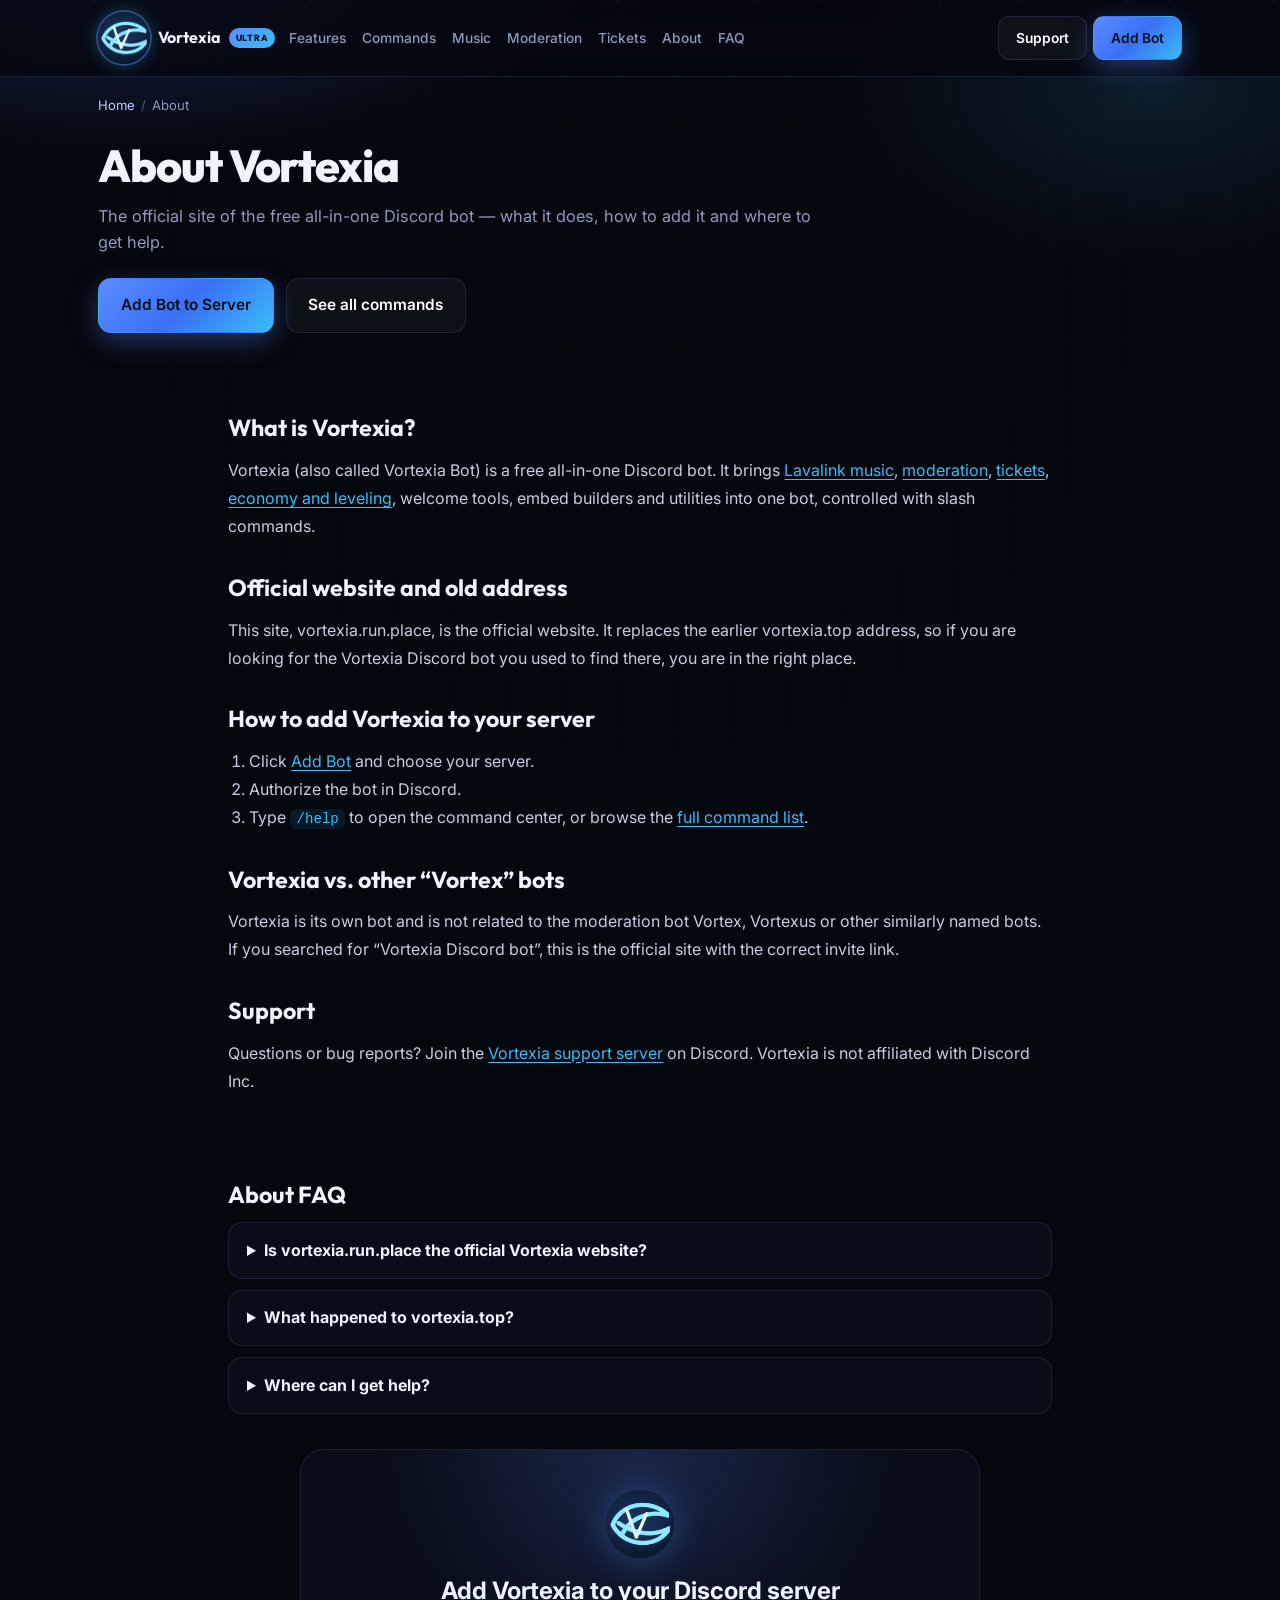
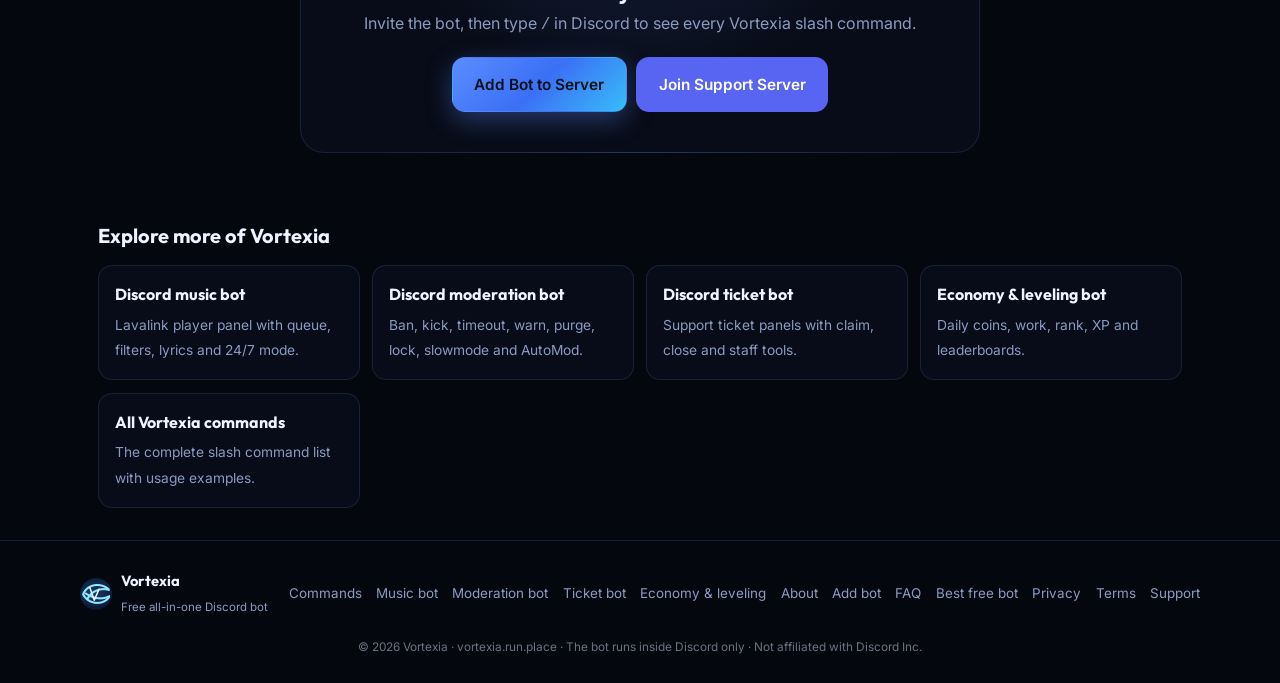
<file: about.html>
<!DOCTYPE html>
<html lang="en">
<head>
<meta charset="UTF-8"/>
<meta name="viewport" content="width=device-width, initial-scale=1.0"/>
<title>About Vortexia – Official Free Discord Bot Website</title>
<meta name="description" content="Learn what Vortexia is, how to add the free Discord bot to your server, where to get support, and how vortexia.run.place relates to vortexia.top."/>
<meta name="keywords" content="About Vortexia, Vortexia Discord Bot, free Discord bot, official Vortexia website, how to add Vortexia, Vortexia support, vortexia.run.place"/>
<meta name="robots" content="index, follow, max-image-preview:large"/>
<link rel="canonical" href="https://vortexia.run.place/about"/>
<meta name="theme-color" content="#5B8CFF"/>
<meta name="application-name" content="Vortexia"/>
<link rel="manifest" href="/site.webmanifest"/>
<link rel="icon" href="/favicon.ico" sizes="any"/>
<link rel="icon" type="image/png" sizes="48x48" href="/favicon-48.png"/>
<link rel="icon" type="image/png" sizes="192x192" href="/favicon-192.png"/>
<link rel="apple-touch-icon" sizes="180x180" href="/apple-touch-icon.png"/>
<meta property="og:type" content="website"/>
<meta property="og:site_name" content="Vortexia"/>
<meta property="og:title" content="About Vortexia – Official Free Discord Bot Website"/>
<meta property="og:description" content="Learn what Vortexia is, how to add the free Discord bot to your server, where to get support, and how vortexia.run.place relates to vortexia.top."/>
<meta property="og:url" content="https://vortexia.run.place/about"/>
<meta property="og:image" content="https://vortexia.run.place/og-image.png"/>
<meta property="og:image:width" content="1200"/>
<meta property="og:image:height" content="630"/>
<meta property="og:image:alt" content="About Vortexia free Discord bot"/>
<meta name="twitter:card" content="summary_large_image"/>
<meta name="twitter:title" content="About Vortexia – Official Free Discord Bot Website"/>
<meta name="twitter:description" content="Learn what Vortexia is, how to add the free Discord bot to your server, where to get support, and how vortexia.run.place relates to vortexia.top."/>
<meta name="twitter:image" content="https://vortexia.run.place/og-image.png"/>
<!-- Search Console: paste your verification tag here, e.g. <meta name="google-site-verification" content="XXXX"/> -->
<link rel="preconnect" href="https://fonts.googleapis.com"/><link rel="preconnect" href="https://fonts.gstatic.com" crossorigin/>
<link href="https://fonts.googleapis.com/css2?family=Inter:wght@400;500;600;700;800&family=Outfit:wght@600;700;800&display=swap" rel="stylesheet"/>
<script>document.documentElement.className+=" js"</script>
<link rel="stylesheet" href="/style.css"/>
<script type="application/ld+json">{
 "@context": "https://schema.org",
 "@graph": [
  {
   "@type": "WebPage",
   "@id": "https://vortexia.run.place/about#webpage",
   "url": "https://vortexia.run.place/about",
   "name": "About Vortexia — Official Discord Bot Website",
   "description": "Learn what Vortexia is, how to add the Discord bot to your server, where to get support, and how vortexia.run.place relates to the older vortexia.top.",
   "isPartOf": {
    "@id": "https://vortexia.run.place/#website"
   },
   "inLanguage": "en",
   "breadcrumb": {
    "@id": "https://vortexia.run.place/about#breadcrumb"
   }
  },
  {
   "@type": "BreadcrumbList",
   "itemListElement": [
    {
     "@type": "ListItem",
     "position": 1,
     "name": "Home",
     "item": "https://vortexia.run.place/"
    },
    {
     "@type": "ListItem",
     "position": 2,
     "name": "About",
     "item": "https://vortexia.run.place/about"
    }
   ],
   "@id": "https://vortexia.run.place/about#breadcrumb"
  },
  {
   "@type": "FAQPage",
   "@id": "https://vortexia.run.place/about#faq",
   "mainEntity": [
    {
     "@type": "Question",
     "name": "Is vortexia.run.place the official Vortexia website?",
     "acceptedAnswer": {
      "@type": "Answer",
      "text": "Yes. vortexia.run.place is the official information and invite page for the Vortexia Discord bot."
     }
    },
    {
     "@type": "Question",
     "name": "What happened to vortexia.top?",
     "acceptedAnswer": {
      "@type": "Answer",
      "text": "vortexia.top was the earlier address of the Vortexia website. vortexia.run.place is its successor and the address to use now."
     }
    },
    {
     "@type": "Question",
     "name": "Where can I get help?",
     "acceptedAnswer": {
      "@type": "Answer",
      "text": "Join the official support server on Discord: https://discord.gg/7RfWAKeAZZ"
     }
    }
   ]
  }
 ]
}</script>
</head>
<body><a class="skip-link" href="#main-content">Skip to main content</a>
<div class="bg"></div><div class="grid"></div><div class="particles" id="particles"></div>
<header class="nav" id="nav"><div class="nav-in">
<a class="brand" href="/" aria-label="Vortexia home"><img src="/logo.png" alt="Vortexia Discord Bot logo" width="52" height="52" decoding="async"/><span>Vortexia</span><span class="badge">ULTRA</span></a>
<nav class="links" aria-label="Main"><a href="/#features">Features</a><a href="/commands">Commands</a><a href="/music-bot">Music</a><a href="/moderation-bot">Moderation</a><a href="/ticket-bot">Tickets</a><a href="/about">About</a><a href="/#faq">FAQ</a></nav>
<div class="nav-cta"><a class="btn btn-g" href="https://discord.gg/7RfWAKeAZZ" target="_blank" rel="noopener noreferrer">Support</a>
<a class="btn btn-p" href="https://discord.com/oauth2/authorize?client_id=1205185289627115670&amp;permissions=8&amp;scope=bot%20applications.commands" target="_blank" rel="noopener noreferrer">Add Bot</a></div>
<button class="menu" id="menu" type="button" aria-label="Menu"><span></span><span></span><span></span></button>
</div></header><nav class="crumbs" aria-label="Breadcrumb"><ol><li><a href="/">Home</a></li><li aria-current="page">About</li></ol></nav><main id="main-content"><section class="page-hero"><h1>About Vortexia</h1><p class="lead">The official site of the free all-in-one Discord bot — what it does, how to add it and where to get help.</p><div class="cta-row"><a class="btn btn-p btn-lg" href="https://discord.com/oauth2/authorize?client_id=1205185289627115670&amp;permissions=8&amp;scope=bot%20applications.commands" target="_blank" rel="noopener noreferrer">Add Bot to Server</a><a class="btn btn-g btn-lg" href="/commands">See all commands</a></div></section><section class="prose"><h2>What is Vortexia?</h2>
<p>Vortexia (also called Vortexia Bot) is a free all-in-one Discord bot. It brings <a href="/music-bot">Lavalink music</a>, <a href="/moderation-bot">moderation</a>, <a href="/ticket-bot">tickets</a>, <a href="/economy-leveling-bot">economy and leveling</a>, welcome tools, embed builders and utilities into one bot, controlled with slash commands.</p>
<h2>Official website and old address</h2>
<p>This site, vortexia.run.place, is the official website. It replaces the earlier vortexia.top address, so if you are looking for the Vortexia Discord bot you used to find there, you are in the right place.</p>
<h2>How to add Vortexia to your server</h2>
<ol><li>Click <a href="https://discord.com/oauth2/authorize?client_id=1205185289627115670&amp;permissions=8&amp;scope=bot%20applications.commands" target="_blank" rel="noopener noreferrer">Add Bot</a> and choose your server.</li><li>Authorize the bot in Discord.</li><li>Type <code>/help</code> to open the command center, or browse the <a href="/commands">full command list</a>.</li></ol>
<h2>Vortexia vs. other &ldquo;Vortex&rdquo; bots</h2>
<p>Vortexia is its own bot and is not related to the moderation bot Vortex, Vortexus or other similarly named bots. If you searched for &ldquo;Vortexia Discord bot&rdquo;, this is the official site with the correct invite link.</p>
<h2>Support</h2>
<p>Questions or bug reports? Join the <a href="https://discord.gg/7RfWAKeAZZ" target="_blank" rel="noopener noreferrer">Vortexia support server</a> on Discord. Vortexia is not affiliated with Discord Inc.</p></section><section class="prose"><h2>About FAQ</h2><div class="faq-list"><details><summary>Is vortexia.run.place the official Vortexia website?</summary><p>Yes. vortexia.run.place is the official information and invite page for the Vortexia Discord bot.</p></details><details><summary>What happened to vortexia.top?</summary><p>vortexia.top was the earlier address of the Vortexia website. vortexia.run.place is its successor and the address to use now.</p></details><details><summary>Where can I get help?</summary><p>Join the official support server on Discord: https://discord.gg/7RfWAKeAZZ</p></details></div></section><section class="cta" id="invite"><div class="cta-in">
<img width="48" height="48" loading="lazy" src="/logo.png" alt="Vortexia logo"/>
<h2>Add Vortexia to your Discord server</h2>
<p>Invite the bot, then type <code>/</code> in Discord to see every Vortexia slash command.</p>
<div class="cta-btns"><a class="btn btn-p btn-lg" href="https://discord.com/oauth2/authorize?client_id=1205185289627115670&amp;permissions=8&amp;scope=bot%20applications.commands" target="_blank" rel="noopener noreferrer">Add Bot to Server</a>
<a class="btn btn-discord btn-lg" href="https://discord.gg/7RfWAKeAZZ" target="_blank" rel="noopener noreferrer">Join Support Server</a></div>
</div></section><section class="related"><h2>Explore more of Vortexia</h2><div class="related-grid"><a href="/music-bot"><strong>Discord music bot</strong><span>Lavalink player panel with queue, filters, lyrics and 24/7 mode.</span></a><a href="/moderation-bot"><strong>Discord moderation bot</strong><span>Ban, kick, timeout, warn, purge, lock, slowmode and AutoMod.</span></a><a href="/ticket-bot"><strong>Discord ticket bot</strong><span>Support ticket panels with claim, close and staff tools.</span></a><a href="/economy-leveling-bot"><strong>Economy &amp; leveling bot</strong><span>Daily coins, work, rank, XP and leaderboards.</span></a><a href="/commands"><strong>All Vortexia commands</strong><span>The complete slash command list with usage examples.</span></a></div></section></main><footer><div class="foot">
<div class="foot-b"><img width="48" height="48" loading="lazy" src="/logo.png" alt="Vortexia logo"/><div><strong>Vortexia</strong><span>Free all-in-one Discord bot</span></div></div>
<nav class="foot-l" aria-label="Footer"><a href="/commands">Commands</a><a href="/music-bot">Music bot</a><a href="/moderation-bot">Moderation bot</a><a href="/ticket-bot">Ticket bot</a><a href="/economy-leveling-bot">Economy &amp; leveling</a><a href="/about">About</a><a href="/add-bot">Add bot</a><a href="/faq">FAQ</a><a href="/best-free-discord-bot">Best free bot</a><a href="/privacy">Privacy</a><a href="/terms">Terms</a><a href="https://discord.gg/7RfWAKeAZZ" target="_blank" rel="noopener noreferrer">Support</a></nav>
<p class="copy">© 2026 Vortexia · vortexia.run.place · The bot runs inside Discord only · Not affiliated with Discord Inc.</p>
</div></footer><script src="/site.js" defer></script></body></html>
</file>
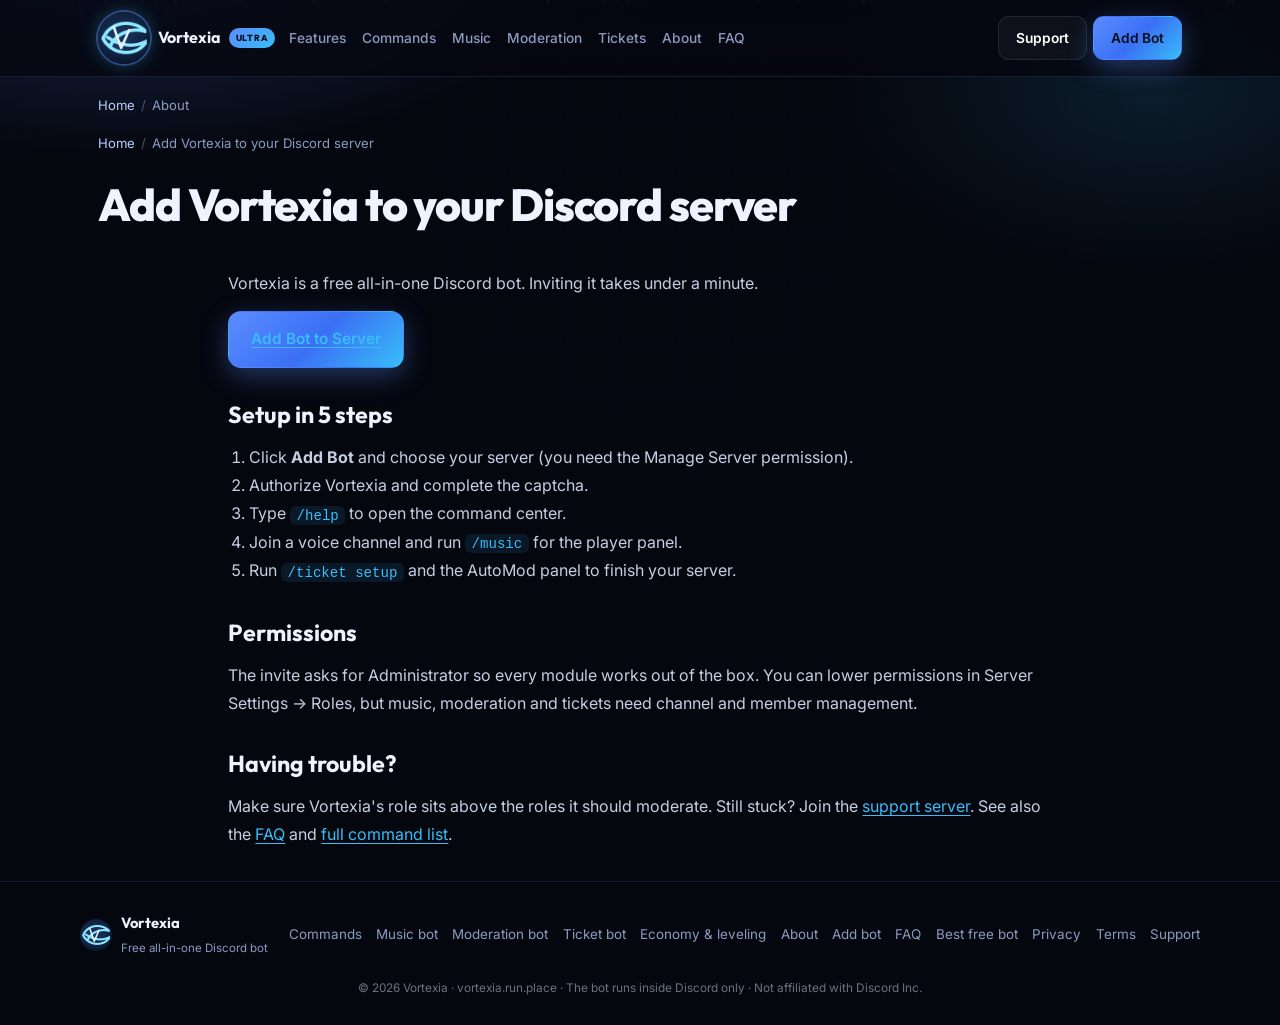
<file: add-bot.html>
<!DOCTYPE html>
<html lang="en">
<head>
<meta charset="UTF-8"/>
<meta name="viewport" content="width=device-width, initial-scale=1.0"/>
<title>Add Vortexia to Discord – Free Invite Link &amp; Setup</title>
<meta name="description" content="Add the free Vortexia Discord bot to your server in one click, then follow the 5-step setup guide for music, moderation, tickets and leveling."/>
<meta name="keywords" content="About Vortexia, Vortexia Discord Bot, free Discord bot, official Vortexia website, how to add Vortexia, Vortexia support, vortexia.run.place"/>
<meta name="robots" content="index, follow, max-image-preview:large"/>
<link rel="canonical" href="https://vortexia.run.place/add-bot"/>
<meta name="theme-color" content="#5B8CFF"/>
<meta name="application-name" content="Vortexia"/>
<link rel="manifest" href="/site.webmanifest"/>
<link rel="icon" href="/favicon.ico" sizes="any"/>
<link rel="icon" type="image/png" sizes="48x48" href="/favicon-48.png"/>
<link rel="icon" type="image/png" sizes="192x192" href="/favicon-192.png"/>
<link rel="apple-touch-icon" sizes="180x180" href="/apple-touch-icon.png"/>
<meta property="og:type" content="website"/>
<meta property="og:site_name" content="Vortexia"/>
<meta property="og:title" content="Add Vortexia to Discord – Free Invite Link &amp; Setup"/>
<meta property="og:description" content="Add the free Vortexia Discord bot to your server in one click, then follow the 5-step setup guide for music, moderation, tickets and leveling."/>
<meta property="og:url" content="https://vortexia.run.place/add-bot"/>
<meta property="og:image" content="https://vortexia.run.place/og-image.png"/>
<meta property="og:image:width" content="1200"/>
<meta property="og:image:height" content="630"/>
<meta property="og:image:alt" content="About Vortexia free Discord bot"/>
<meta name="twitter:card" content="summary_large_image"/>
<meta name="twitter:title" content="Add Vortexia to Discord – Free Invite Link &amp; Setup"/>
<meta name="twitter:description" content="Add the free Vortexia Discord bot to your server in one click, then follow the 5-step setup guide for music, moderation, tickets and leveling."/>
<meta name="twitter:image" content="https://vortexia.run.place/og-image.png"/>
<!-- Search Console: paste your verification tag here, e.g. <meta name="google-site-verification" content="XXXX"/> -->
<link rel="preconnect" href="https://fonts.googleapis.com"/><link rel="preconnect" href="https://fonts.gstatic.com" crossorigin/>
<link href="https://fonts.googleapis.com/css2?family=Inter:wght@400;500;600;700;800&family=Outfit:wght@600;700;800&display=swap" rel="stylesheet"/>
<script>document.documentElement.className+=" js"</script>
<link rel="stylesheet" href="/style.css"/>
<script type="application/ld+json">{
 "@context": "https://schema.org",
 "@graph": [
  {
   "@type": "WebPage",
   "@id": "https://vortexia.run.place/add-bot#webpage",
   "url": "https://vortexia.run.place/add-bot",
   "name": "Add Vortexia to Discord – Free Invite Link & Setup",
   "description": "Add the free Vortexia Discord bot to your server in one click, then follow the 5-step setup guide for music, moderation, tickets and leveling.",
   "isPartOf": {
    "@id": "https://vortexia.run.place/#website"
   },
   "inLanguage": "en",
   "breadcrumb": {
    "@id": "https://vortexia.run.place/add-bot#breadcrumb"
   }
  },
  {
   "@type": "BreadcrumbList",
   "@id": "https://vortexia.run.place/add-bot#breadcrumb",
   "itemListElement": [
    {
     "@type": "ListItem",
     "position": 1,
     "name": "Home",
     "item": "https://vortexia.run.place/"
    },
    {
     "@type": "ListItem",
     "position": 2,
     "name": "Add Vortexia to your Discord server",
     "item": "https://vortexia.run.place/add-bot"
    }
   ]
  }
 ]
}</script>
</head>
<body><a class="skip-link" href="#main-content">Skip to main content</a>
<div class="bg"></div><div class="grid"></div><div class="particles" id="particles"></div>
<header class="nav" id="nav"><div class="nav-in">
<a class="brand" href="/" aria-label="Vortexia home"><img src="/logo.png" alt="Vortexia Discord Bot logo" width="52" height="52" decoding="async"/><span>Vortexia</span><span class="badge">ULTRA</span></a>
<nav class="links" aria-label="Main"><a href="/#features">Features</a><a href="/commands">Commands</a><a href="/music-bot">Music</a><a href="/moderation-bot">Moderation</a><a href="/ticket-bot">Tickets</a><a href="/about">About</a><a href="/#faq">FAQ</a></nav>
<div class="nav-cta"><a class="btn btn-g" href="https://discord.gg/7RfWAKeAZZ" target="_blank" rel="noopener noreferrer">Support</a>
<a class="btn btn-p" href="https://discord.com/oauth2/authorize?client_id=1205185289627115670&amp;permissions=8&amp;scope=bot%20applications.commands" target="_blank" rel="noopener noreferrer">Add Bot</a></div>
<button class="menu" id="menu" type="button" aria-label="Menu"><span></span><span></span><span></span></button>
</div></header><nav class="crumbs" aria-label="Breadcrumb"><ol><li><a href="/">Home</a></li><li aria-current="page">About</li></ol></nav><main id="main-content"><nav class="crumbs" aria-label="Breadcrumb"><ol><li><a href="/">Home</a></li><li>Add Vortexia to your Discord server</li></ol></nav><section class="page-hero"><h1>Add Vortexia to your Discord server</h1></section><section class="prose"><p>Vortexia is a free all-in-one Discord bot. Inviting it takes under a minute.</p><p><a class="btn btn-p btn-lg" href="https://discord.com/oauth2/authorize?client_id=1205185289627115670&amp;permissions=8&amp;scope=bot%20applications.commands" target="_blank" rel="noopener noreferrer">Add Bot to Server</a></p><h2>Setup in 5 steps</h2><ol><li>Click <strong>Add Bot</strong> and choose your server (you need the Manage Server permission).</li><li>Authorize Vortexia and complete the captcha.</li><li>Type <code>/help</code> to open the command center.</li><li>Join a voice channel and run <code>/music</code> for the player panel.</li><li>Run <code>/ticket setup</code> and the AutoMod panel to finish your server.</li></ol><h2>Permissions</h2><p>The invite asks for Administrator so every module works out of the box. You can lower permissions in Server Settings → Roles, but music, moderation and tickets need channel and member management.</p><h2>Having trouble?</h2><p>Make sure Vortexia's role sits above the roles it should moderate. Still stuck? Join the <a href="https://discord.gg/7RfWAKeAZZ" target="_blank" rel="noopener noreferrer">support server</a>. See also the <a href="/faq">FAQ</a> and <a href="/commands">full command list</a>.</p></section></main><footer><div class="foot">
<div class="foot-b"><img width="48" height="48" loading="lazy" src="/logo.png" alt="Vortexia logo"/><div><strong>Vortexia</strong><span>Free all-in-one Discord bot</span></div></div>
<nav class="foot-l" aria-label="Footer"><a href="/commands">Commands</a><a href="/music-bot">Music bot</a><a href="/moderation-bot">Moderation bot</a><a href="/ticket-bot">Ticket bot</a><a href="/economy-leveling-bot">Economy &amp; leveling</a><a href="/about">About</a><a href="/add-bot">Add bot</a><a href="/faq">FAQ</a><a href="/best-free-discord-bot">Best free bot</a><a href="/privacy">Privacy</a><a href="/terms">Terms</a><a href="https://discord.gg/7RfWAKeAZZ" target="_blank" rel="noopener noreferrer">Support</a></nav>
<p class="copy">© 2026 Vortexia · vortexia.run.place · The bot runs inside Discord only · Not affiliated with Discord Inc.</p>
</div></footer><script src="/site.js" defer></script></body></html>
</file>
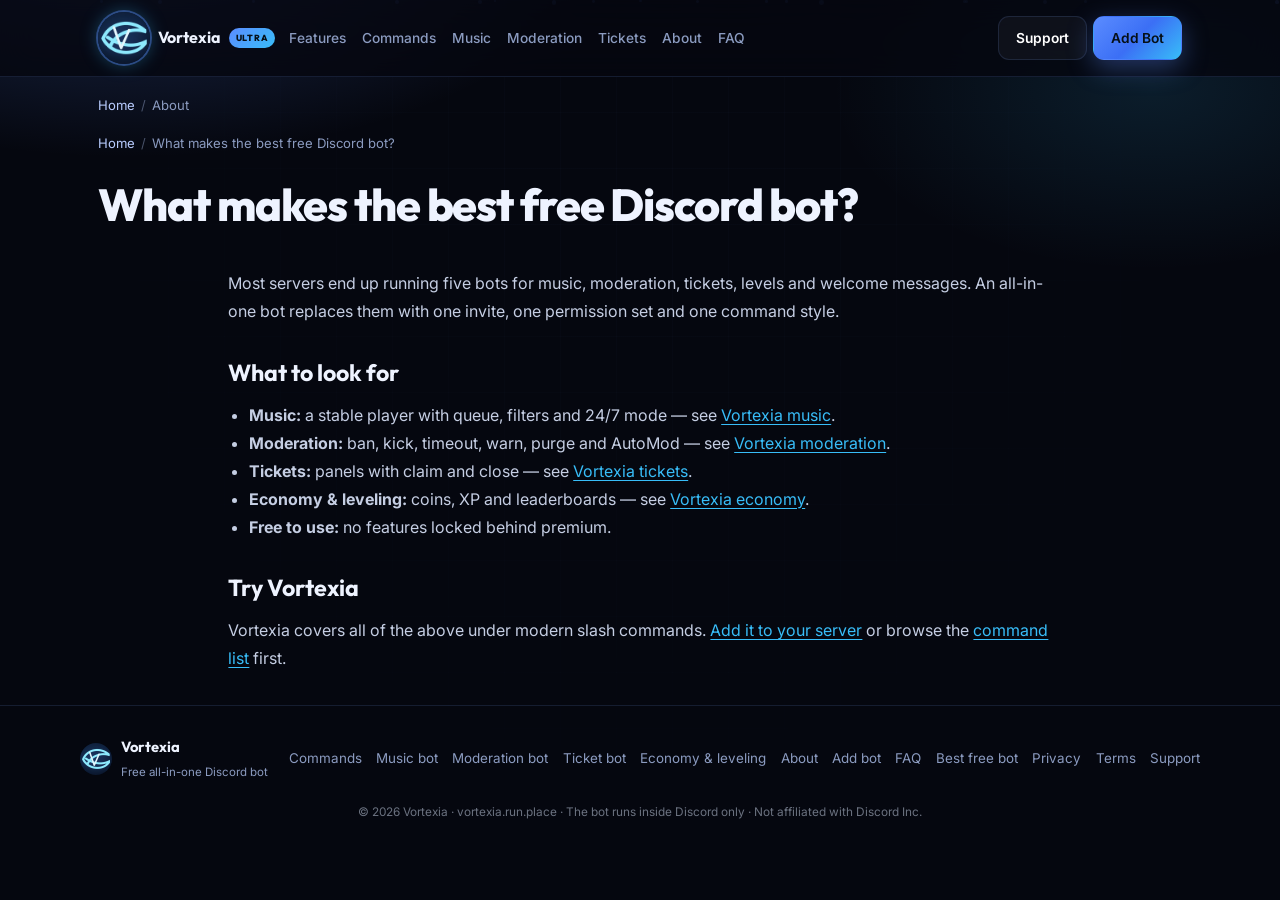
<file: best-free-discord-bot.html>
<!DOCTYPE html>
<html lang="en">
<head>
<meta charset="UTF-8"/>
<meta name="viewport" content="width=device-width, initial-scale=1.0"/>
<title>Best Free All-in-One Discord Bot – Why Vortexia</title>
<meta name="description" content="Looking for the best free Discord bot? Compare what a good all-in-one bot needs — music, moderation, tickets, economy — and see how Vortexia fits."/>
<meta name="keywords" content="About Vortexia, Vortexia Discord Bot, free Discord bot, official Vortexia website, how to add Vortexia, Vortexia support, vortexia.run.place"/>
<meta name="robots" content="index, follow, max-image-preview:large"/>
<link rel="canonical" href="https://vortexia.run.place/best-free-discord-bot"/>
<meta name="theme-color" content="#5B8CFF"/>
<meta name="application-name" content="Vortexia"/>
<link rel="manifest" href="/site.webmanifest"/>
<link rel="icon" href="/favicon.ico" sizes="any"/>
<link rel="icon" type="image/png" sizes="48x48" href="/favicon-48.png"/>
<link rel="icon" type="image/png" sizes="192x192" href="/favicon-192.png"/>
<link rel="apple-touch-icon" sizes="180x180" href="/apple-touch-icon.png"/>
<meta property="og:type" content="website"/>
<meta property="og:site_name" content="Vortexia"/>
<meta property="og:title" content="Best Free All-in-One Discord Bot – Why Vortexia"/>
<meta property="og:description" content="Looking for the best free Discord bot? Compare what a good all-in-one bot needs — music, moderation, tickets, economy — and see how Vortexia fits."/>
<meta property="og:url" content="https://vortexia.run.place/best-free-discord-bot"/>
<meta property="og:image" content="https://vortexia.run.place/og-image.png"/>
<meta property="og:image:width" content="1200"/>
<meta property="og:image:height" content="630"/>
<meta property="og:image:alt" content="About Vortexia free Discord bot"/>
<meta name="twitter:card" content="summary_large_image"/>
<meta name="twitter:title" content="Best Free All-in-One Discord Bot – Why Vortexia"/>
<meta name="twitter:description" content="Looking for the best free Discord bot? Compare what a good all-in-one bot needs — music, moderation, tickets, economy — and see how Vortexia fits."/>
<meta name="twitter:image" content="https://vortexia.run.place/og-image.png"/>
<!-- Search Console: paste your verification tag here, e.g. <meta name="google-site-verification" content="XXXX"/> -->
<link rel="preconnect" href="https://fonts.googleapis.com"/><link rel="preconnect" href="https://fonts.gstatic.com" crossorigin/>
<link href="https://fonts.googleapis.com/css2?family=Inter:wght@400;500;600;700;800&family=Outfit:wght@600;700;800&display=swap" rel="stylesheet"/>
<script>document.documentElement.className+=" js"</script>
<link rel="stylesheet" href="/style.css"/>
<script type="application/ld+json">{
 "@context": "https://schema.org",
 "@graph": [
  {
   "@type": "WebPage",
   "@id": "https://vortexia.run.place/best-free-discord-bot#webpage",
   "url": "https://vortexia.run.place/best-free-discord-bot",
   "name": "Best Free All-in-One Discord Bot – Why Vortexia",
   "description": "Looking for the best free Discord bot? Compare what a good all-in-one bot needs — music, moderation, tickets, economy — and see how Vortexia fits.",
   "isPartOf": {
    "@id": "https://vortexia.run.place/#website"
   },
   "inLanguage": "en",
   "breadcrumb": {
    "@id": "https://vortexia.run.place/best-free-discord-bot#breadcrumb"
   }
  },
  {
   "@type": "BreadcrumbList",
   "@id": "https://vortexia.run.place/best-free-discord-bot#breadcrumb",
   "itemListElement": [
    {
     "@type": "ListItem",
     "position": 1,
     "name": "Home",
     "item": "https://vortexia.run.place/"
    },
    {
     "@type": "ListItem",
     "position": 2,
     "name": "What makes the best free Discord bot?",
     "item": "https://vortexia.run.place/best-free-discord-bot"
    }
   ]
  }
 ]
}</script>
</head>
<body><a class="skip-link" href="#main-content">Skip to main content</a>
<div class="bg"></div><div class="grid"></div><div class="particles" id="particles"></div>
<header class="nav" id="nav"><div class="nav-in">
<a class="brand" href="/" aria-label="Vortexia home"><img src="/logo.png" alt="Vortexia Discord Bot logo" width="52" height="52" decoding="async"/><span>Vortexia</span><span class="badge">ULTRA</span></a>
<nav class="links" aria-label="Main"><a href="/#features">Features</a><a href="/commands">Commands</a><a href="/music-bot">Music</a><a href="/moderation-bot">Moderation</a><a href="/ticket-bot">Tickets</a><a href="/about">About</a><a href="/#faq">FAQ</a></nav>
<div class="nav-cta"><a class="btn btn-g" href="https://discord.gg/7RfWAKeAZZ" target="_blank" rel="noopener noreferrer">Support</a>
<a class="btn btn-p" href="https://discord.com/oauth2/authorize?client_id=1205185289627115670&amp;permissions=8&amp;scope=bot%20applications.commands" target="_blank" rel="noopener noreferrer">Add Bot</a></div>
<button class="menu" id="menu" type="button" aria-label="Menu"><span></span><span></span><span></span></button>
</div></header><nav class="crumbs" aria-label="Breadcrumb"><ol><li><a href="/">Home</a></li><li aria-current="page">About</li></ol></nav><main id="main-content"><nav class="crumbs" aria-label="Breadcrumb"><ol><li><a href="/">Home</a></li><li>What makes the best free Discord bot?</li></ol></nav><section class="page-hero"><h1>What makes the best free Discord bot?</h1></section><section class="prose"><p>Most servers end up running five bots for music, moderation, tickets, levels and welcome messages. An all-in-one bot replaces them with one invite, one permission set and one command style.</p><h2>What to look for</h2><ul><li><strong>Music:</strong> a stable player with queue, filters and 24/7 mode — see <a href="/music-bot">Vortexia music</a>.</li><li><strong>Moderation:</strong> ban, kick, timeout, warn, purge and AutoMod — see <a href="/moderation-bot">Vortexia moderation</a>.</li><li><strong>Tickets:</strong> panels with claim and close — see <a href="/ticket-bot">Vortexia tickets</a>.</li><li><strong>Economy &amp; leveling:</strong> coins, XP and leaderboards — see <a href="/economy-leveling-bot">Vortexia economy</a>.</li><li><strong>Free to use:</strong> no features locked behind premium.</li></ul><h2>Try Vortexia</h2><p>Vortexia covers all of the above under modern slash commands. <a href="/add-bot">Add it to your server</a> or browse the <a href="/commands">command list</a> first.</p></section></main><footer><div class="foot">
<div class="foot-b"><img width="48" height="48" loading="lazy" src="/logo.png" alt="Vortexia logo"/><div><strong>Vortexia</strong><span>Free all-in-one Discord bot</span></div></div>
<nav class="foot-l" aria-label="Footer"><a href="/commands">Commands</a><a href="/music-bot">Music bot</a><a href="/moderation-bot">Moderation bot</a><a href="/ticket-bot">Ticket bot</a><a href="/economy-leveling-bot">Economy &amp; leveling</a><a href="/about">About</a><a href="/add-bot">Add bot</a><a href="/faq">FAQ</a><a href="/best-free-discord-bot">Best free bot</a><a href="/privacy">Privacy</a><a href="/terms">Terms</a><a href="https://discord.gg/7RfWAKeAZZ" target="_blank" rel="noopener noreferrer">Support</a></nav>
<p class="copy">© 2026 Vortexia · vortexia.run.place · The bot runs inside Discord only · Not affiliated with Discord Inc.</p>
</div></footer><script src="/site.js" defer></script></body></html>
</file>
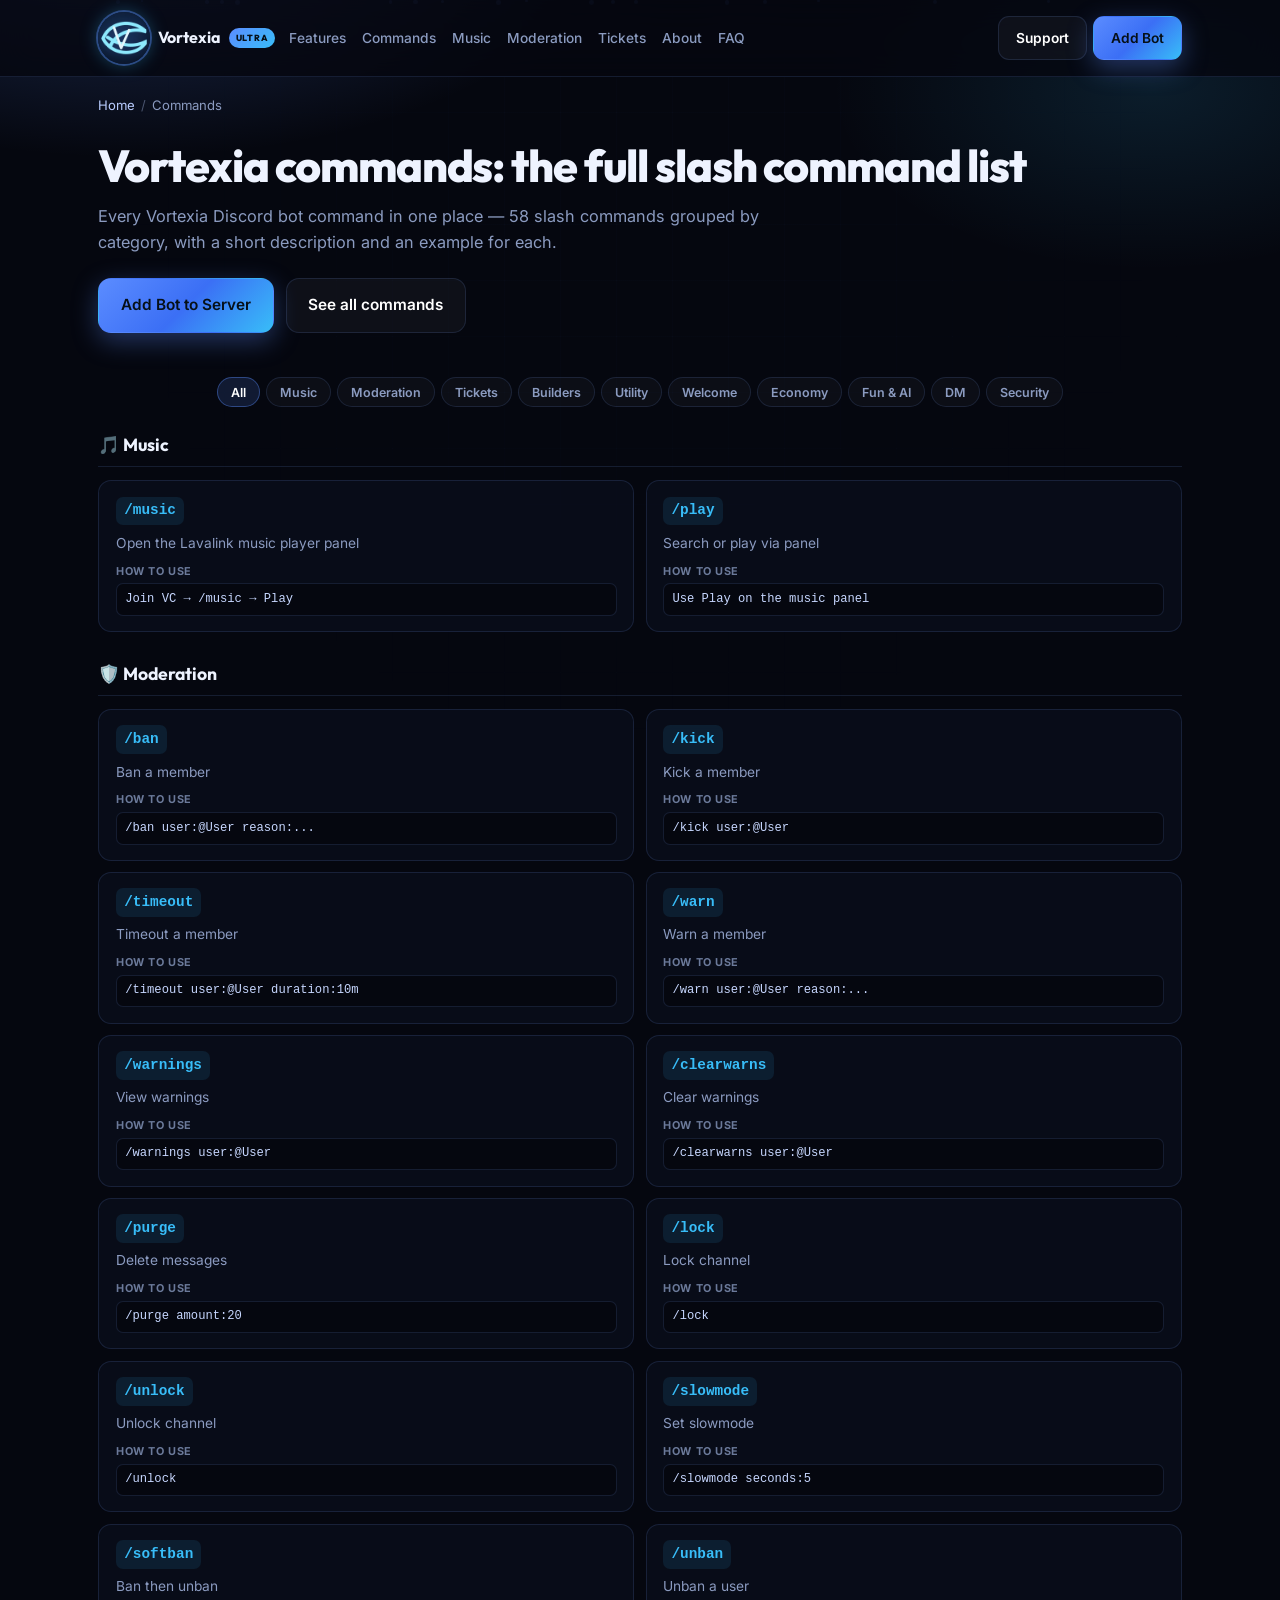
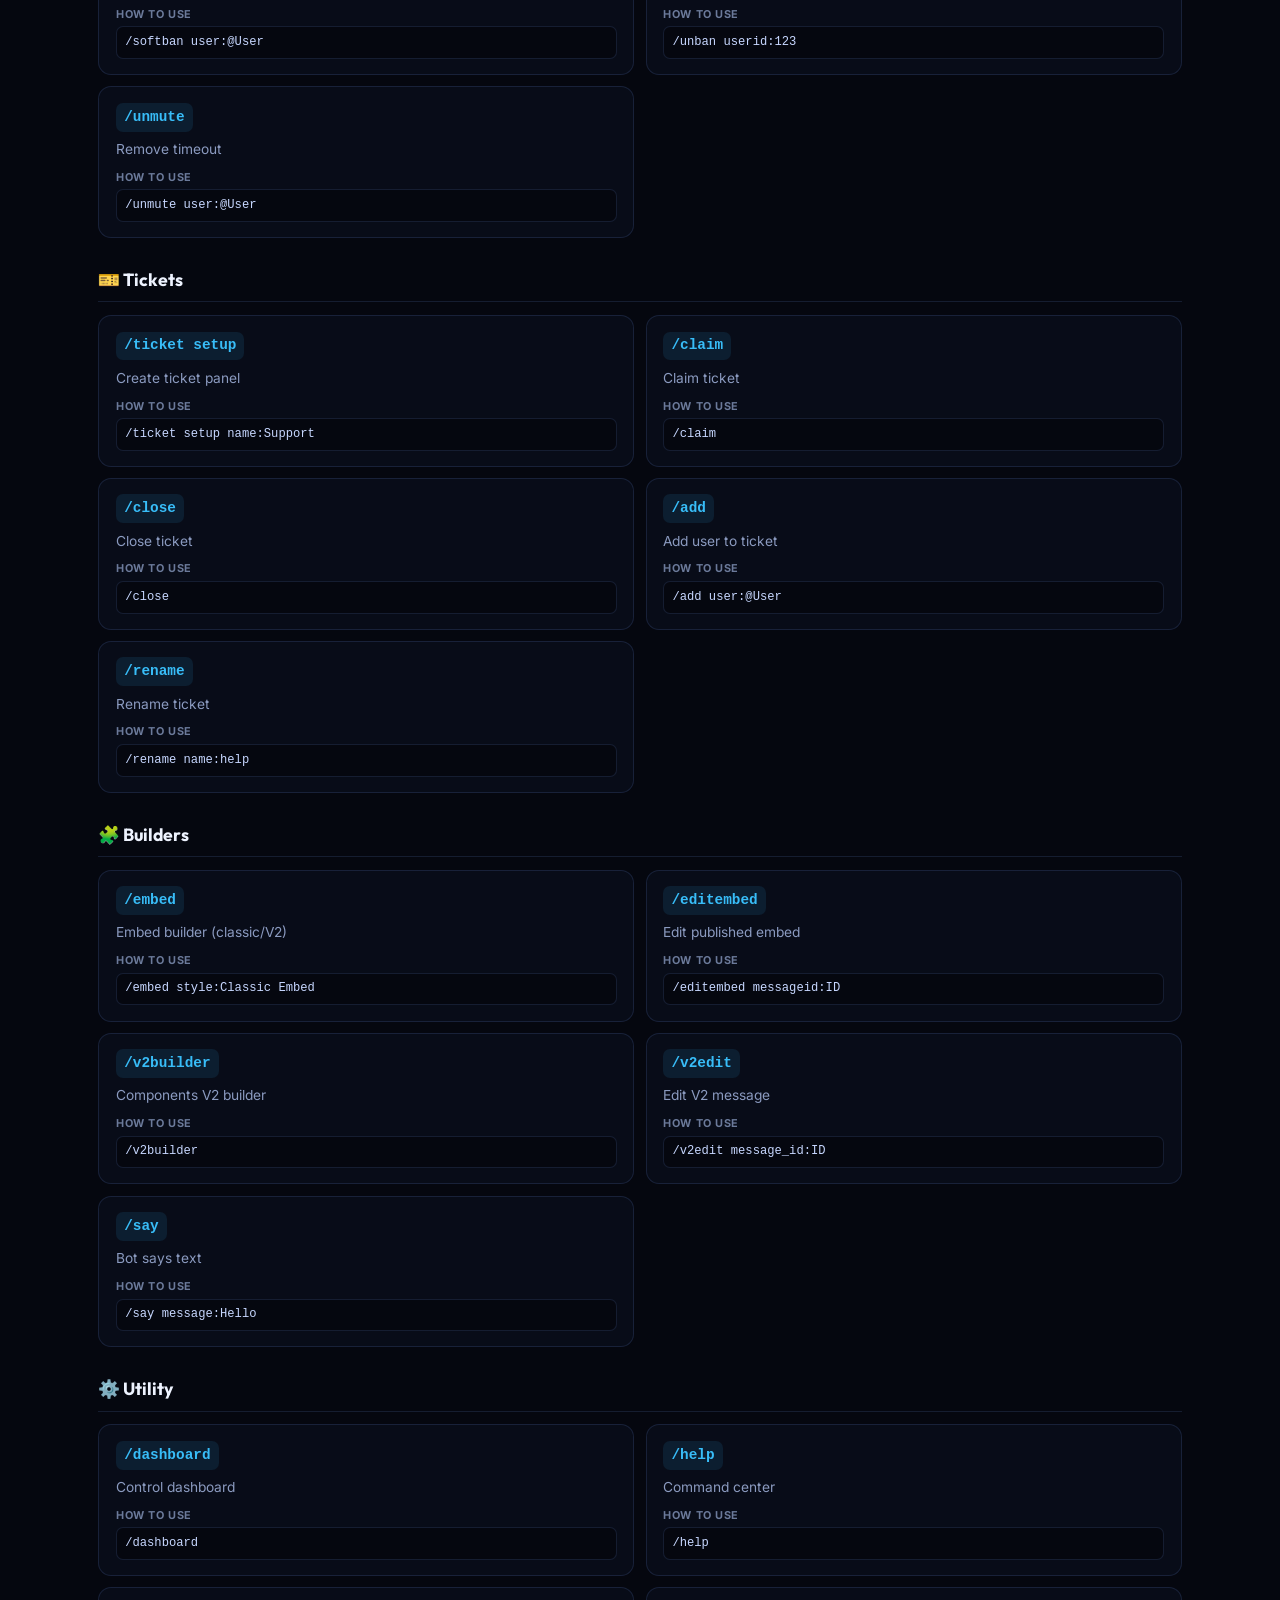
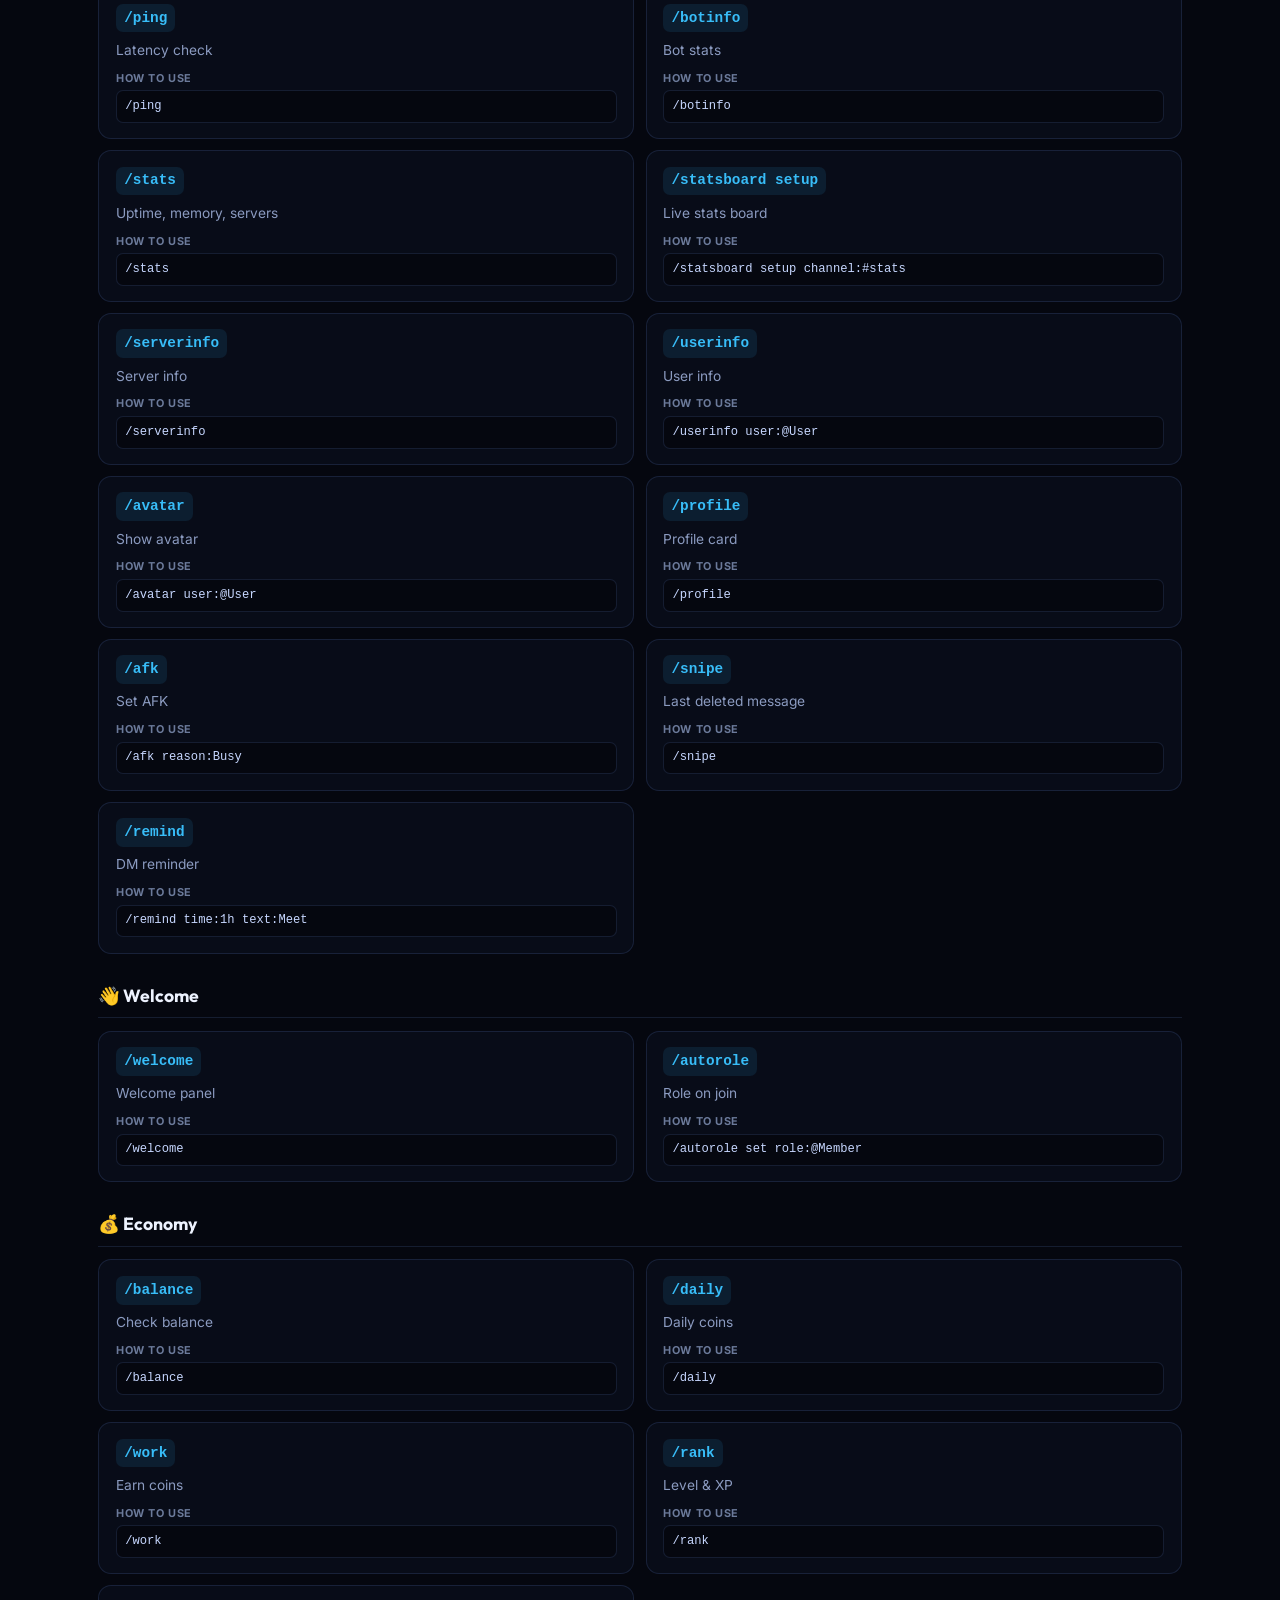
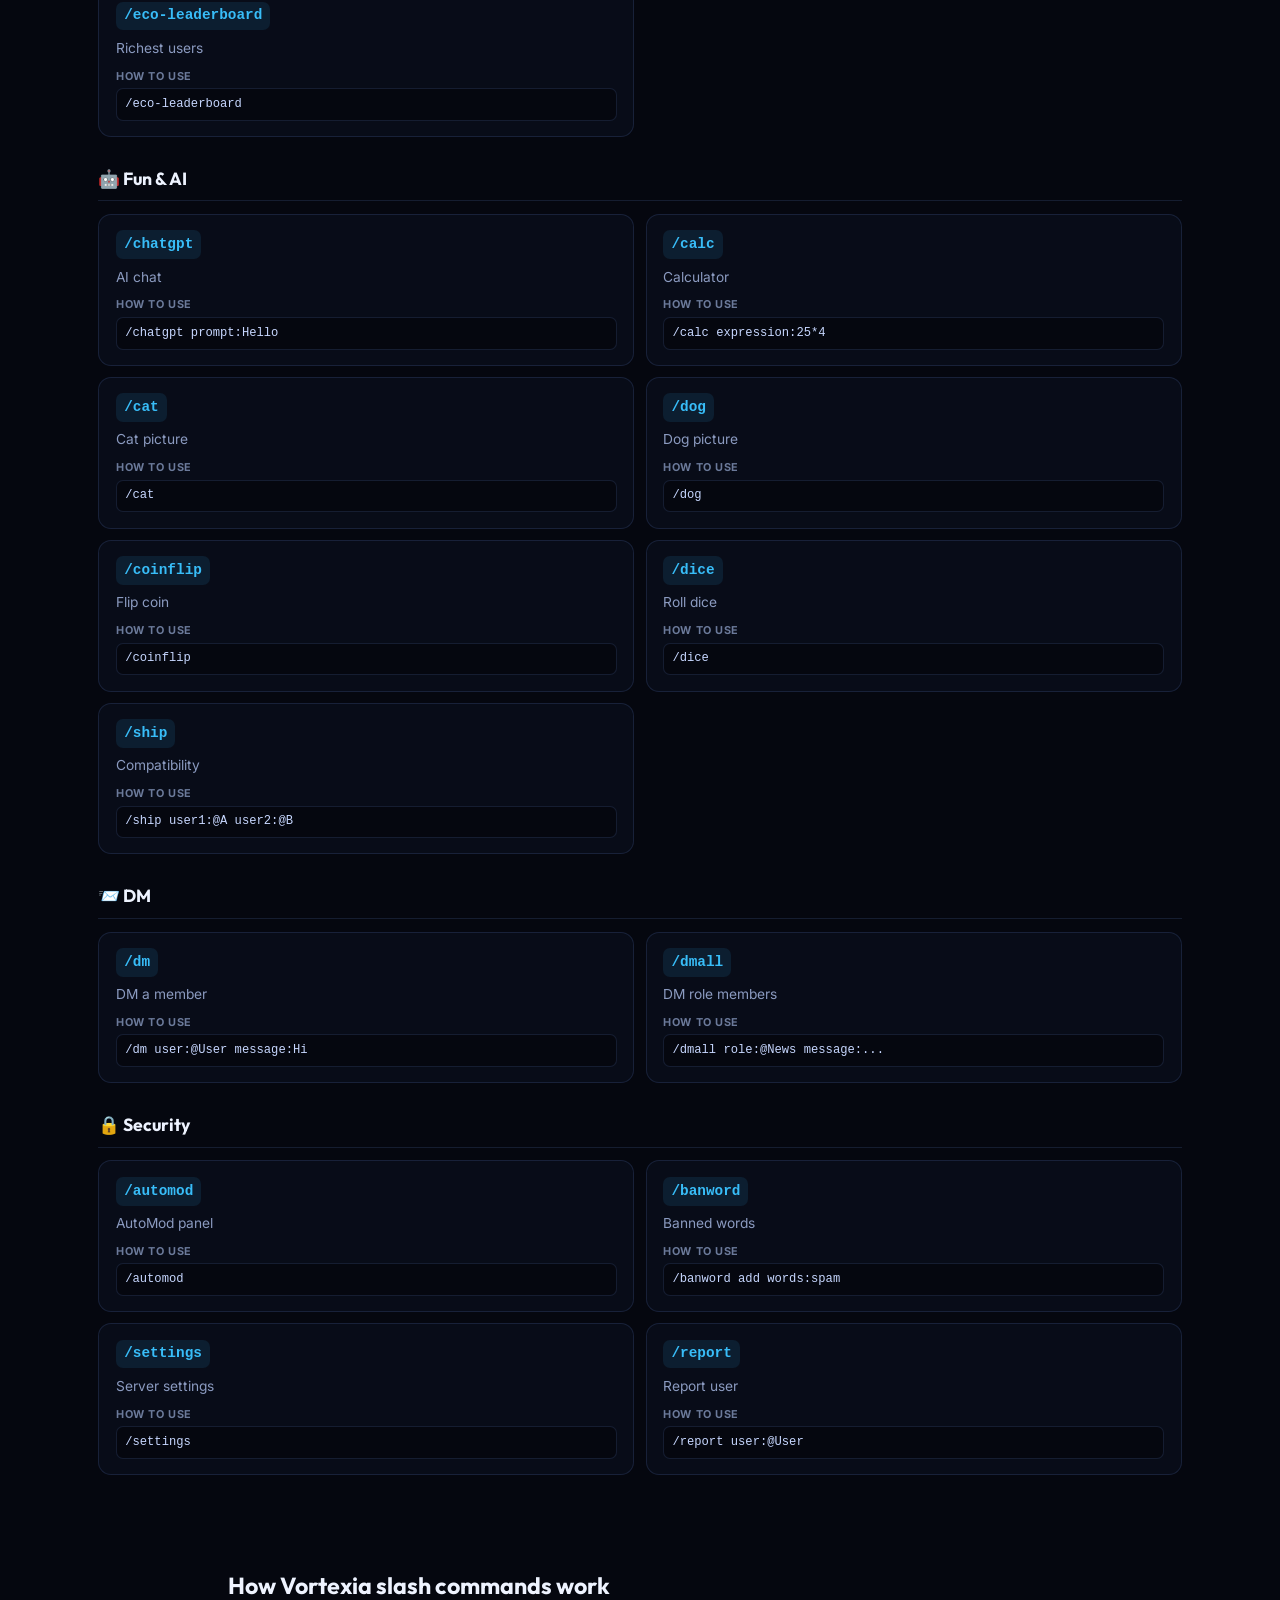
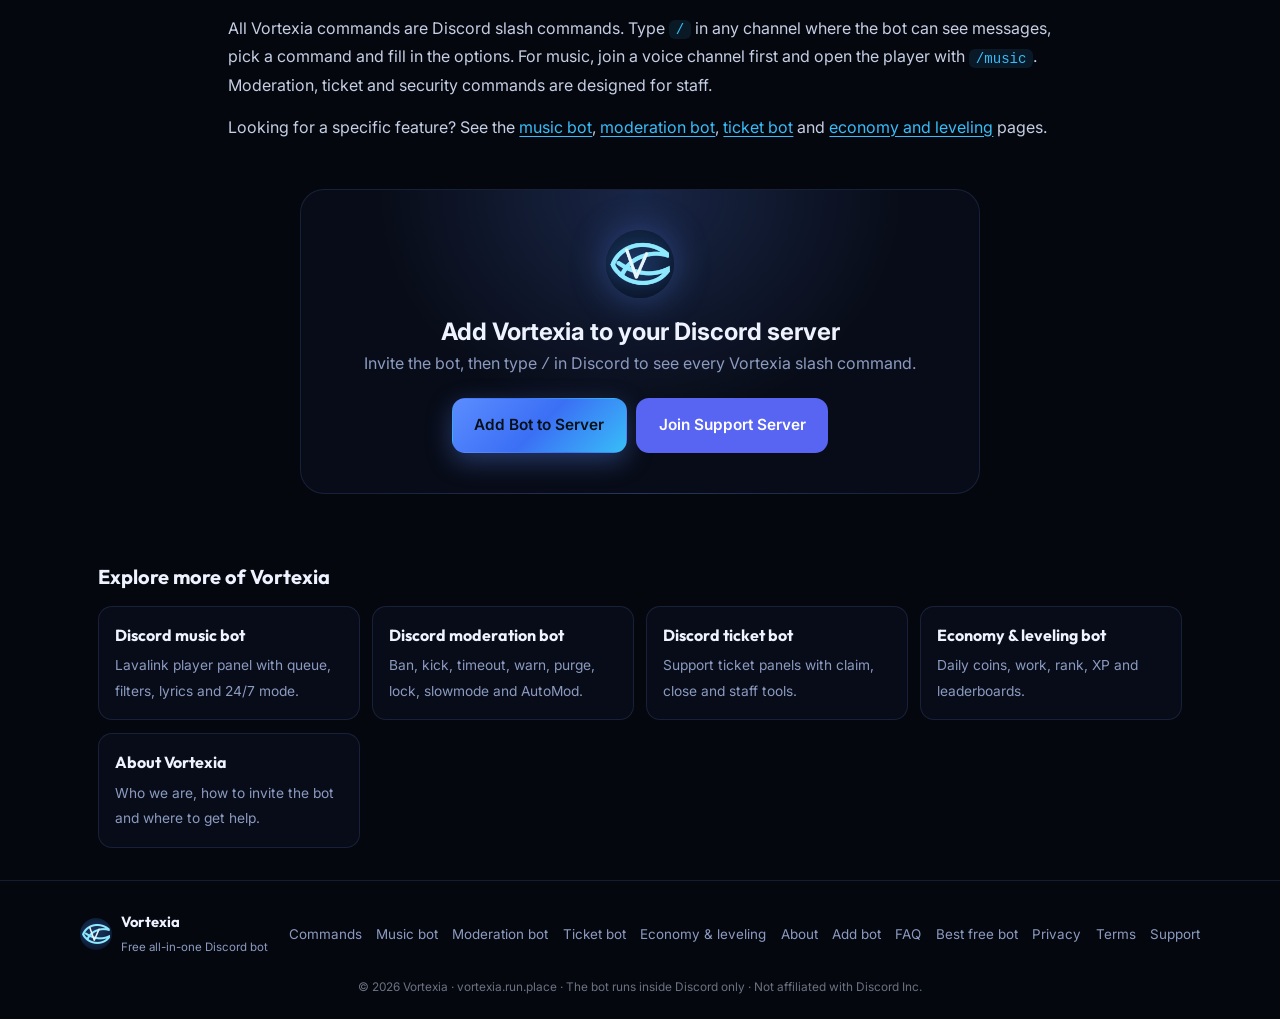
<file: commands.html>
<!DOCTYPE html>
<html lang="en">
<head>
<meta charset="UTF-8"/>
<meta name="viewport" content="width=device-width, initial-scale=1.0"/>
<title>Vortexia Commands – Full Discord Slash Command List</title>
<meta name="description" content="Every Vortexia slash command with usage examples: music, moderation, tickets, economy, leveling and utility. Free Discord bot commands list."/>
<meta name="keywords" content="Vortexia commands, Discord bot commands list, free Discord bot commands, Discord slash commands, Vortexia music commands, Discord moderation commands, Discord ticket commands"/>
<meta name="robots" content="index, follow, max-image-preview:large"/>
<link rel="canonical" href="https://vortexia.run.place/commands"/>
<meta name="theme-color" content="#5B8CFF"/>
<meta name="application-name" content="Vortexia"/>
<link rel="manifest" href="/site.webmanifest"/>
<link rel="icon" href="/favicon.ico" sizes="any"/>
<link rel="icon" type="image/png" sizes="48x48" href="/favicon-48.png"/>
<link rel="icon" type="image/png" sizes="192x192" href="/favicon-192.png"/>
<link rel="apple-touch-icon" sizes="180x180" href="/apple-touch-icon.png"/>
<meta property="og:type" content="website"/>
<meta property="og:site_name" content="Vortexia"/>
<meta property="og:title" content="Vortexia Commands – Full Discord Slash Command List"/>
<meta property="og:description" content="Every Vortexia slash command with usage examples: music, moderation, tickets, economy, leveling and utility. Free Discord bot commands list."/>
<meta property="og:url" content="https://vortexia.run.place/commands"/>
<meta property="og:image" content="https://vortexia.run.place/og-image.png"/>
<meta property="og:image:width" content="1200"/>
<meta property="og:image:height" content="630"/>
<meta property="og:image:alt" content="Vortexia Discord bot full commands list"/>
<meta name="twitter:card" content="summary_large_image"/>
<meta name="twitter:title" content="Vortexia Commands – Full Discord Slash Command List"/>
<meta name="twitter:description" content="Every Vortexia slash command with usage examples: music, moderation, tickets, economy, leveling and utility. Free Discord bot commands list."/>
<meta name="twitter:image" content="https://vortexia.run.place/og-image.png"/>
<!-- Search Console: paste your verification tag here, e.g. <meta name="google-site-verification" content="XXXX"/> -->
<link rel="preconnect" href="https://fonts.googleapis.com"/><link rel="preconnect" href="https://fonts.gstatic.com" crossorigin/>
<link href="https://fonts.googleapis.com/css2?family=Inter:wght@400;500;600;700;800&family=Outfit:wght@600;700;800&display=swap" rel="stylesheet"/>
<script>document.documentElement.className+=" js"</script>
<link rel="stylesheet" href="/style.css"/>
<script type="application/ld+json">{
 "@context": "https://schema.org",
 "@graph": [
  {
   "@type": "WebPage",
   "@id": "https://vortexia.run.place/commands#webpage",
   "url": "https://vortexia.run.place/commands",
   "name": "Vortexia Commands — Full Discord Slash Command List",
   "description": "All 58 Vortexia slash commands for music, moderation, tickets, economy, utility and security, each with a description and usage example.",
   "isPartOf": {
    "@id": "https://vortexia.run.place/#website"
   },
   "inLanguage": "en",
   "breadcrumb": {
    "@id": "https://vortexia.run.place/commands#breadcrumb"
   }
  },
  {
   "@type": "BreadcrumbList",
   "itemListElement": [
    {
     "@type": "ListItem",
     "position": 1,
     "name": "Home",
     "item": "https://vortexia.run.place/"
    },
    {
     "@type": "ListItem",
     "position": 2,
     "name": "Commands",
     "item": "https://vortexia.run.place/commands"
    }
   ],
   "@id": "https://vortexia.run.place/commands#breadcrumb"
  }
 ]
}</script>
</head>
<body><a class="skip-link" href="#main-content">Skip to main content</a>
<div class="bg"></div><div class="grid"></div><div class="particles" id="particles"></div>
<header class="nav" id="nav"><div class="nav-in">
<a class="brand" href="/" aria-label="Vortexia home"><img src="/logo.png" alt="Vortexia Discord Bot logo" width="52" height="52" decoding="async"/><span>Vortexia</span><span class="badge">ULTRA</span></a>
<nav class="links" aria-label="Main"><a href="/#features">Features</a><a href="/commands">Commands</a><a href="/music-bot">Music</a><a href="/moderation-bot">Moderation</a><a href="/ticket-bot">Tickets</a><a href="/about">About</a><a href="/#faq">FAQ</a></nav>
<div class="nav-cta"><a class="btn btn-g" href="https://discord.gg/7RfWAKeAZZ" target="_blank" rel="noopener noreferrer">Support</a>
<a class="btn btn-p" href="https://discord.com/oauth2/authorize?client_id=1205185289627115670&amp;permissions=8&amp;scope=bot%20applications.commands" target="_blank" rel="noopener noreferrer">Add Bot</a></div>
<button class="menu" id="menu" type="button" aria-label="Menu"><span></span><span></span><span></span></button>
</div></header><nav class="crumbs" aria-label="Breadcrumb"><ol><li><a href="/">Home</a></li><li aria-current="page">Commands</li></ol></nav><main id="main-content"><section class="page-hero"><h1>Vortexia commands: the full slash command list</h1><p class="lead">Every Vortexia Discord bot command in one place — 58 slash commands grouped by category, with a short description and an example for each.</p><div class="cta-row"><a class="btn btn-p btn-lg" href="https://discord.com/oauth2/authorize?client_id=1205185289627115670&amp;permissions=8&amp;scope=bot%20applications.commands" target="_blank" rel="noopener noreferrer">Add Bot to Server</a><a class="btn btn-g btn-lg" href="/commands">See all commands</a></div></section><section class="cards-wide"><div class="filters"><button type="button" class="fbtn active" data-filter="all">All</button><button type="button" class="fbtn" data-filter="🎵 Music">Music</button><button type="button" class="fbtn" data-filter="🛡️ Moderation">Moderation</button><button type="button" class="fbtn" data-filter="🎫 Tickets">Tickets</button><button type="button" class="fbtn" data-filter="🧩 Builders">Builders</button><button type="button" class="fbtn" data-filter="⚙️ Utility">Utility</button><button type="button" class="fbtn" data-filter="👋 Welcome">Welcome</button><button type="button" class="fbtn" data-filter="💰 Economy">Economy</button><button type="button" class="fbtn" data-filter="🤖 Fun &amp; AI">Fun &amp; AI</button><button type="button" class="fbtn" data-filter="📨 DM">DM</button><button type="button" class="fbtn" data-filter="🔒 Security">Security</button></div><div id="cmdList"><div class="cmd-cat" data-cat="🎵 Music" id="music"><h2 class="cat-title">🎵 Music</h2><div class="cmd-grid"><article class="cmd-card"><code class="cmd-name">/music</code><p class="cmd-desc">Open the Lavalink music player panel</p><div class="cmd-how"><span>How to use</span><code>Join VC → /music → Play</code></div></article><article class="cmd-card"><code class="cmd-name">/play</code><p class="cmd-desc">Search or play via panel</p><div class="cmd-how"><span>How to use</span><code>Use Play on the music panel</code></div></article></div></div><div class="cmd-cat" data-cat="🛡️ Moderation" id="moderation"><h2 class="cat-title">🛡️ Moderation</h2><div class="cmd-grid"><article class="cmd-card"><code class="cmd-name">/ban</code><p class="cmd-desc">Ban a member</p><div class="cmd-how"><span>How to use</span><code>/ban user:@User reason:...</code></div></article><article class="cmd-card"><code class="cmd-name">/kick</code><p class="cmd-desc">Kick a member</p><div class="cmd-how"><span>How to use</span><code>/kick user:@User</code></div></article><article class="cmd-card"><code class="cmd-name">/timeout</code><p class="cmd-desc">Timeout a member</p><div class="cmd-how"><span>How to use</span><code>/timeout user:@User duration:10m</code></div></article><article class="cmd-card"><code class="cmd-name">/warn</code><p class="cmd-desc">Warn a member</p><div class="cmd-how"><span>How to use</span><code>/warn user:@User reason:...</code></div></article><article class="cmd-card"><code class="cmd-name">/warnings</code><p class="cmd-desc">View warnings</p><div class="cmd-how"><span>How to use</span><code>/warnings user:@User</code></div></article><article class="cmd-card"><code class="cmd-name">/clearwarns</code><p class="cmd-desc">Clear warnings</p><div class="cmd-how"><span>How to use</span><code>/clearwarns user:@User</code></div></article><article class="cmd-card"><code class="cmd-name">/purge</code><p class="cmd-desc">Delete messages</p><div class="cmd-how"><span>How to use</span><code>/purge amount:20</code></div></article><article class="cmd-card"><code class="cmd-name">/lock</code><p class="cmd-desc">Lock channel</p><div class="cmd-how"><span>How to use</span><code>/lock</code></div></article><article class="cmd-card"><code class="cmd-name">/unlock</code><p class="cmd-desc">Unlock channel</p><div class="cmd-how"><span>How to use</span><code>/unlock</code></div></article><article class="cmd-card"><code class="cmd-name">/slowmode</code><p class="cmd-desc">Set slowmode</p><div class="cmd-how"><span>How to use</span><code>/slowmode seconds:5</code></div></article><article class="cmd-card"><code class="cmd-name">/softban</code><p class="cmd-desc">Ban then unban</p><div class="cmd-how"><span>How to use</span><code>/softban user:@User</code></div></article><article class="cmd-card"><code class="cmd-name">/unban</code><p class="cmd-desc">Unban a user</p><div class="cmd-how"><span>How to use</span><code>/unban userid:123</code></div></article><article class="cmd-card"><code class="cmd-name">/unmute</code><p class="cmd-desc">Remove timeout</p><div class="cmd-how"><span>How to use</span><code>/unmute user:@User</code></div></article></div></div><div class="cmd-cat" data-cat="🎫 Tickets" id="tickets"><h2 class="cat-title">🎫 Tickets</h2><div class="cmd-grid"><article class="cmd-card"><code class="cmd-name">/ticket setup</code><p class="cmd-desc">Create ticket panel</p><div class="cmd-how"><span>How to use</span><code>/ticket setup name:Support</code></div></article><article class="cmd-card"><code class="cmd-name">/claim</code><p class="cmd-desc">Claim ticket</p><div class="cmd-how"><span>How to use</span><code>/claim</code></div></article><article class="cmd-card"><code class="cmd-name">/close</code><p class="cmd-desc">Close ticket</p><div class="cmd-how"><span>How to use</span><code>/close</code></div></article><article class="cmd-card"><code class="cmd-name">/add</code><p class="cmd-desc">Add user to ticket</p><div class="cmd-how"><span>How to use</span><code>/add user:@User</code></div></article><article class="cmd-card"><code class="cmd-name">/rename</code><p class="cmd-desc">Rename ticket</p><div class="cmd-how"><span>How to use</span><code>/rename name:help</code></div></article></div></div><div class="cmd-cat" data-cat="🧩 Builders" id="builders"><h2 class="cat-title">🧩 Builders</h2><div class="cmd-grid"><article class="cmd-card"><code class="cmd-name">/embed</code><p class="cmd-desc">Embed builder (classic/V2)</p><div class="cmd-how"><span>How to use</span><code>/embed style:Classic Embed</code></div></article><article class="cmd-card"><code class="cmd-name">/editembed</code><p class="cmd-desc">Edit published embed</p><div class="cmd-how"><span>How to use</span><code>/editembed messageid:ID</code></div></article><article class="cmd-card"><code class="cmd-name">/v2builder</code><p class="cmd-desc">Components V2 builder</p><div class="cmd-how"><span>How to use</span><code>/v2builder</code></div></article><article class="cmd-card"><code class="cmd-name">/v2edit</code><p class="cmd-desc">Edit V2 message</p><div class="cmd-how"><span>How to use</span><code>/v2edit message_id:ID</code></div></article><article class="cmd-card"><code class="cmd-name">/say</code><p class="cmd-desc">Bot says text</p><div class="cmd-how"><span>How to use</span><code>/say message:Hello</code></div></article></div></div><div class="cmd-cat" data-cat="⚙️ Utility" id="utility"><h2 class="cat-title">⚙️ Utility</h2><div class="cmd-grid"><article class="cmd-card"><code class="cmd-name">/dashboard</code><p class="cmd-desc">Control dashboard</p><div class="cmd-how"><span>How to use</span><code>/dashboard</code></div></article><article class="cmd-card"><code class="cmd-name">/help</code><p class="cmd-desc">Command center</p><div class="cmd-how"><span>How to use</span><code>/help</code></div></article><article class="cmd-card"><code class="cmd-name">/ping</code><p class="cmd-desc">Latency check</p><div class="cmd-how"><span>How to use</span><code>/ping</code></div></article><article class="cmd-card"><code class="cmd-name">/botinfo</code><p class="cmd-desc">Bot stats</p><div class="cmd-how"><span>How to use</span><code>/botinfo</code></div></article><article class="cmd-card"><code class="cmd-name">/stats</code><p class="cmd-desc">Uptime, memory, servers</p><div class="cmd-how"><span>How to use</span><code>/stats</code></div></article><article class="cmd-card"><code class="cmd-name">/statsboard setup</code><p class="cmd-desc">Live stats board</p><div class="cmd-how"><span>How to use</span><code>/statsboard setup channel:#stats</code></div></article><article class="cmd-card"><code class="cmd-name">/serverinfo</code><p class="cmd-desc">Server info</p><div class="cmd-how"><span>How to use</span><code>/serverinfo</code></div></article><article class="cmd-card"><code class="cmd-name">/userinfo</code><p class="cmd-desc">User info</p><div class="cmd-how"><span>How to use</span><code>/userinfo user:@User</code></div></article><article class="cmd-card"><code class="cmd-name">/avatar</code><p class="cmd-desc">Show avatar</p><div class="cmd-how"><span>How to use</span><code>/avatar user:@User</code></div></article><article class="cmd-card"><code class="cmd-name">/profile</code><p class="cmd-desc">Profile card</p><div class="cmd-how"><span>How to use</span><code>/profile</code></div></article><article class="cmd-card"><code class="cmd-name">/afk</code><p class="cmd-desc">Set AFK</p><div class="cmd-how"><span>How to use</span><code>/afk reason:Busy</code></div></article><article class="cmd-card"><code class="cmd-name">/snipe</code><p class="cmd-desc">Last deleted message</p><div class="cmd-how"><span>How to use</span><code>/snipe</code></div></article><article class="cmd-card"><code class="cmd-name">/remind</code><p class="cmd-desc">DM reminder</p><div class="cmd-how"><span>How to use</span><code>/remind time:1h text:Meet</code></div></article></div></div><div class="cmd-cat" data-cat="👋 Welcome" id="welcome"><h2 class="cat-title">👋 Welcome</h2><div class="cmd-grid"><article class="cmd-card"><code class="cmd-name">/welcome</code><p class="cmd-desc">Welcome panel</p><div class="cmd-how"><span>How to use</span><code>/welcome</code></div></article><article class="cmd-card"><code class="cmd-name">/autorole</code><p class="cmd-desc">Role on join</p><div class="cmd-how"><span>How to use</span><code>/autorole set role:@Member</code></div></article></div></div><div class="cmd-cat" data-cat="💰 Economy" id="economy"><h2 class="cat-title">💰 Economy</h2><div class="cmd-grid"><article class="cmd-card"><code class="cmd-name">/balance</code><p class="cmd-desc">Check balance</p><div class="cmd-how"><span>How to use</span><code>/balance</code></div></article><article class="cmd-card"><code class="cmd-name">/daily</code><p class="cmd-desc">Daily coins</p><div class="cmd-how"><span>How to use</span><code>/daily</code></div></article><article class="cmd-card"><code class="cmd-name">/work</code><p class="cmd-desc">Earn coins</p><div class="cmd-how"><span>How to use</span><code>/work</code></div></article><article class="cmd-card"><code class="cmd-name">/rank</code><p class="cmd-desc">Level &amp; XP</p><div class="cmd-how"><span>How to use</span><code>/rank</code></div></article><article class="cmd-card"><code class="cmd-name">/eco-leaderboard</code><p class="cmd-desc">Richest users</p><div class="cmd-how"><span>How to use</span><code>/eco-leaderboard</code></div></article></div></div><div class="cmd-cat" data-cat="🤖 Fun &amp; AI" id="fun-ai"><h2 class="cat-title">🤖 Fun &amp; AI</h2><div class="cmd-grid"><article class="cmd-card"><code class="cmd-name">/chatgpt</code><p class="cmd-desc">AI chat</p><div class="cmd-how"><span>How to use</span><code>/chatgpt prompt:Hello</code></div></article><article class="cmd-card"><code class="cmd-name">/calc</code><p class="cmd-desc">Calculator</p><div class="cmd-how"><span>How to use</span><code>/calc expression:25*4</code></div></article><article class="cmd-card"><code class="cmd-name">/cat</code><p class="cmd-desc">Cat picture</p><div class="cmd-how"><span>How to use</span><code>/cat</code></div></article><article class="cmd-card"><code class="cmd-name">/dog</code><p class="cmd-desc">Dog picture</p><div class="cmd-how"><span>How to use</span><code>/dog</code></div></article><article class="cmd-card"><code class="cmd-name">/coinflip</code><p class="cmd-desc">Flip coin</p><div class="cmd-how"><span>How to use</span><code>/coinflip</code></div></article><article class="cmd-card"><code class="cmd-name">/dice</code><p class="cmd-desc">Roll dice</p><div class="cmd-how"><span>How to use</span><code>/dice</code></div></article><article class="cmd-card"><code class="cmd-name">/ship</code><p class="cmd-desc">Compatibility</p><div class="cmd-how"><span>How to use</span><code>/ship user1:@A user2:@B</code></div></article></div></div><div class="cmd-cat" data-cat="📨 DM" id="dm"><h2 class="cat-title">📨 DM</h2><div class="cmd-grid"><article class="cmd-card"><code class="cmd-name">/dm</code><p class="cmd-desc">DM a member</p><div class="cmd-how"><span>How to use</span><code>/dm user:@User message:Hi</code></div></article><article class="cmd-card"><code class="cmd-name">/dmall</code><p class="cmd-desc">DM role members</p><div class="cmd-how"><span>How to use</span><code>/dmall role:@News message:...</code></div></article></div></div><div class="cmd-cat" data-cat="🔒 Security" id="security"><h2 class="cat-title">🔒 Security</h2><div class="cmd-grid"><article class="cmd-card"><code class="cmd-name">/automod</code><p class="cmd-desc">AutoMod panel</p><div class="cmd-how"><span>How to use</span><code>/automod</code></div></article><article class="cmd-card"><code class="cmd-name">/banword</code><p class="cmd-desc">Banned words</p><div class="cmd-how"><span>How to use</span><code>/banword add words:spam</code></div></article><article class="cmd-card"><code class="cmd-name">/settings</code><p class="cmd-desc">Server settings</p><div class="cmd-how"><span>How to use</span><code>/settings</code></div></article><article class="cmd-card"><code class="cmd-name">/report</code><p class="cmd-desc">Report user</p><div class="cmd-how"><span>How to use</span><code>/report user:@User</code></div></article></div></div></div></section><section class="prose"><h2>How Vortexia slash commands work</h2><p>All Vortexia commands are Discord slash commands. Type <code>/</code> in any channel where the bot can see messages, pick a command and fill in the options. For music, join a voice channel first and open the player with <code>/music</code>. Moderation, ticket and security commands are designed for staff.</p><p>Looking for a specific feature? See the <a href="/music-bot">music bot</a>, <a href="/moderation-bot">moderation bot</a>, <a href="/ticket-bot">ticket bot</a> and <a href="/economy-leveling-bot">economy and leveling</a> pages.</p></section><section class="cta" id="invite"><div class="cta-in">
<img width="48" height="48" loading="lazy" src="/logo.png" alt="Vortexia logo"/>
<h2>Add Vortexia to your Discord server</h2>
<p>Invite the bot, then type <code>/</code> in Discord to see every Vortexia slash command.</p>
<div class="cta-btns"><a class="btn btn-p btn-lg" href="https://discord.com/oauth2/authorize?client_id=1205185289627115670&amp;permissions=8&amp;scope=bot%20applications.commands" target="_blank" rel="noopener noreferrer">Add Bot to Server</a>
<a class="btn btn-discord btn-lg" href="https://discord.gg/7RfWAKeAZZ" target="_blank" rel="noopener noreferrer">Join Support Server</a></div>
</div></section><section class="related"><h2>Explore more of Vortexia</h2><div class="related-grid"><a href="/music-bot"><strong>Discord music bot</strong><span>Lavalink player panel with queue, filters, lyrics and 24/7 mode.</span></a><a href="/moderation-bot"><strong>Discord moderation bot</strong><span>Ban, kick, timeout, warn, purge, lock, slowmode and AutoMod.</span></a><a href="/ticket-bot"><strong>Discord ticket bot</strong><span>Support ticket panels with claim, close and staff tools.</span></a><a href="/economy-leveling-bot"><strong>Economy &amp; leveling bot</strong><span>Daily coins, work, rank, XP and leaderboards.</span></a><a href="/about"><strong>About Vortexia</strong><span>Who we are, how to invite the bot and where to get help.</span></a></div></section></main><footer><div class="foot">
<div class="foot-b"><img width="48" height="48" loading="lazy" src="/logo.png" alt="Vortexia logo"/><div><strong>Vortexia</strong><span>Free all-in-one Discord bot</span></div></div>
<nav class="foot-l" aria-label="Footer"><a href="/commands">Commands</a><a href="/music-bot">Music bot</a><a href="/moderation-bot">Moderation bot</a><a href="/ticket-bot">Ticket bot</a><a href="/economy-leveling-bot">Economy &amp; leveling</a><a href="/about">About</a><a href="/add-bot">Add bot</a><a href="/faq">FAQ</a><a href="/best-free-discord-bot">Best free bot</a><a href="/privacy">Privacy</a><a href="/terms">Terms</a><a href="https://discord.gg/7RfWAKeAZZ" target="_blank" rel="noopener noreferrer">Support</a></nav>
<p class="copy">© 2026 Vortexia · vortexia.run.place · The bot runs inside Discord only · Not affiliated with Discord Inc.</p>
</div></footer><script src="/site.js" defer></script></body></html>
</file>
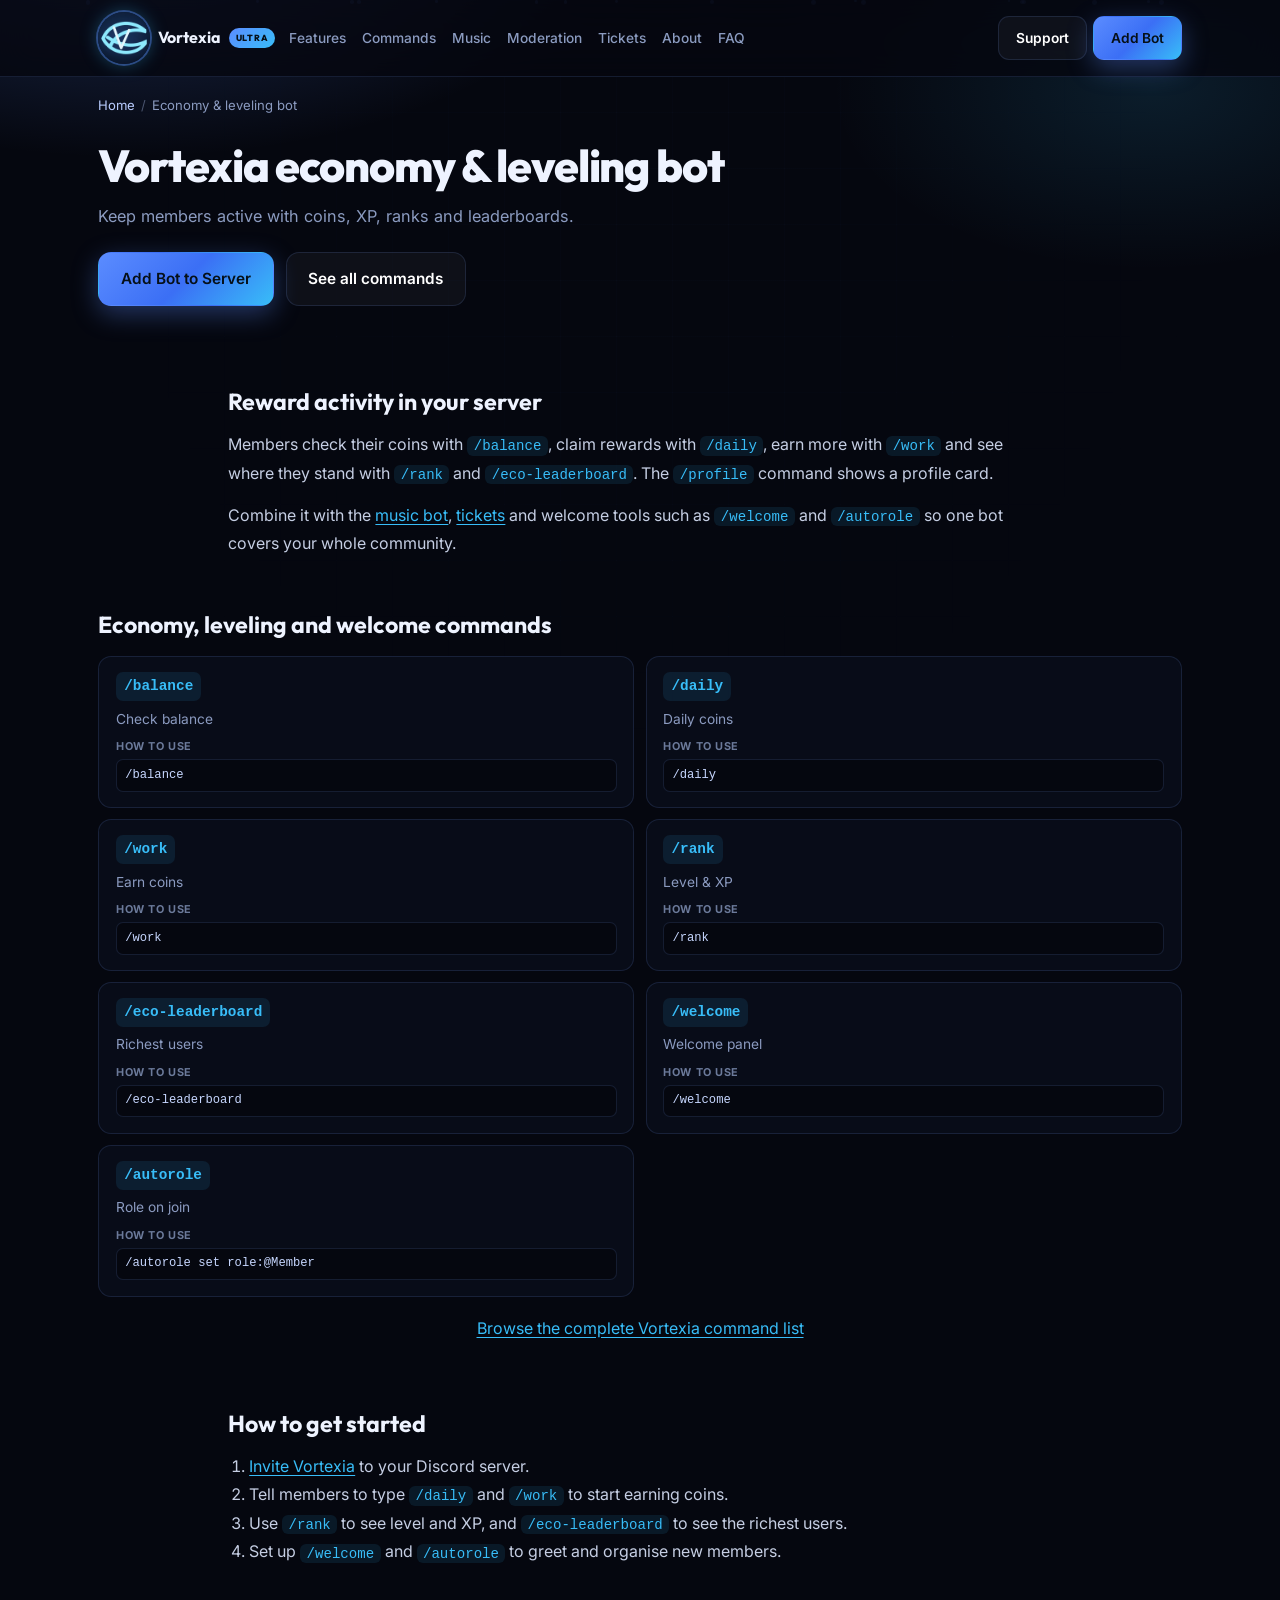
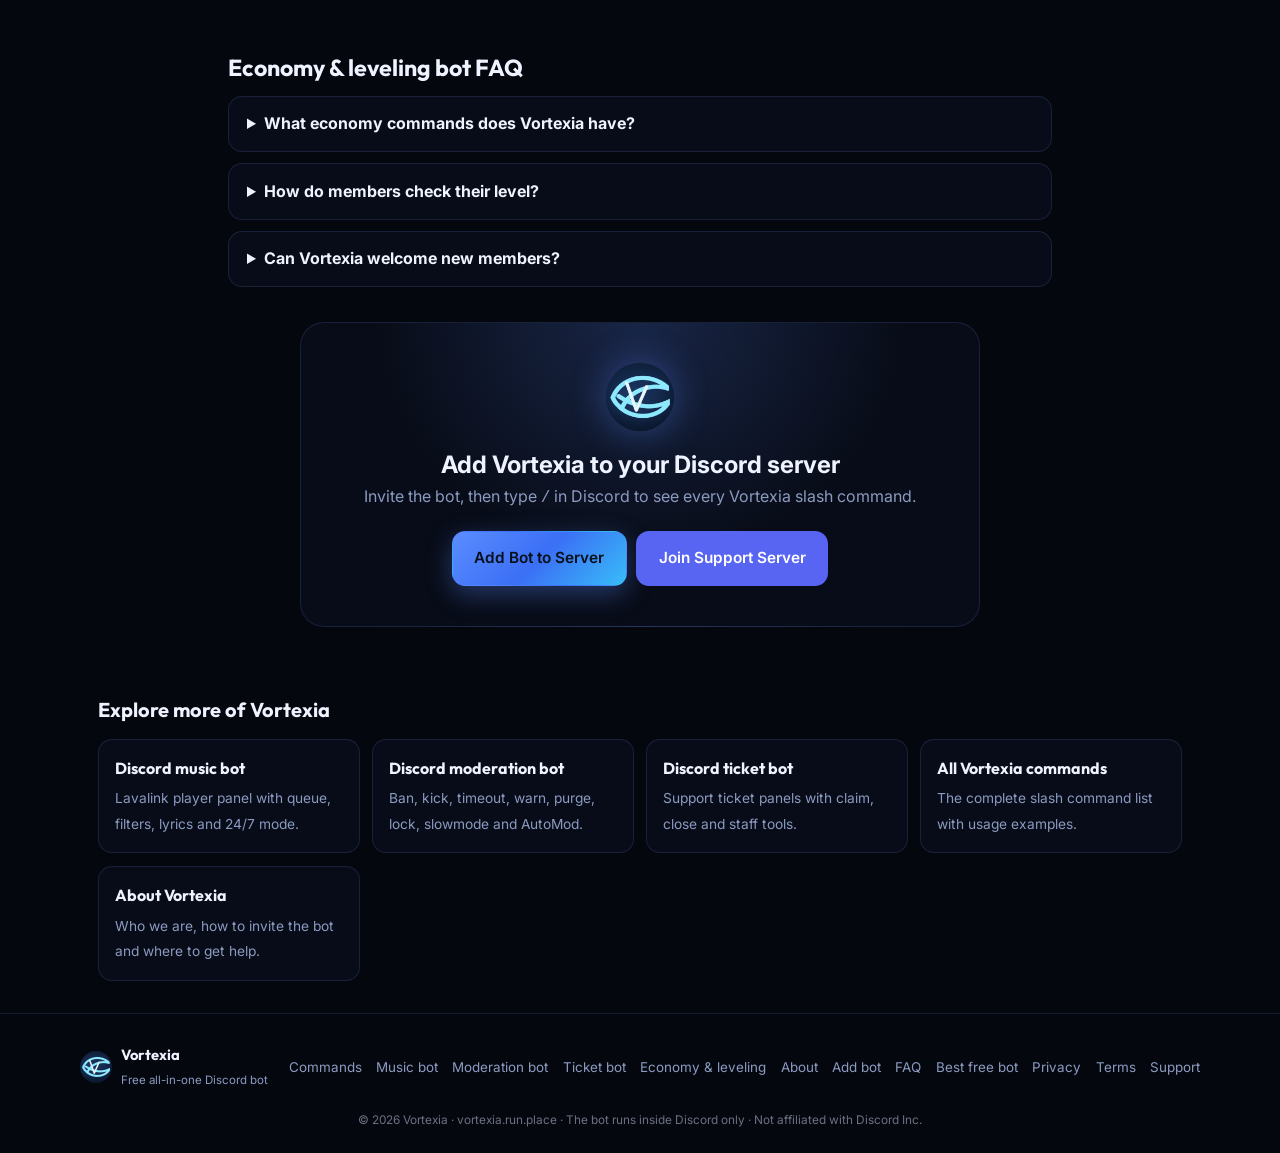
<file: economy-leveling-bot.html>
<!DOCTYPE html>
<html lang="en">
<head>
<meta charset="UTF-8"/>
<meta name="viewport" content="width=device-width, initial-scale=1.0"/>
<title>Discord Economy &amp; Leveling Bot – Vortexia</title>
<meta name="description" content="Vortexia economy and leveling bot for Discord: coins, daily, work, XP, rank cards and leaderboards. Free, no premium needed."/>
<meta name="keywords" content="free Discord economy bot, Discord leveling bot, Discord XP bot free, Discord rank leaderboard, free economy bot Discord, Discord coins daily work, Vortexia economy bot, best free leveling bot Discord"/>
<meta name="robots" content="index, follow, max-image-preview:large"/>
<link rel="canonical" href="https://vortexia.run.place/economy-leveling-bot"/>
<meta name="theme-color" content="#5B8CFF"/>
<meta name="application-name" content="Vortexia"/>
<link rel="manifest" href="/site.webmanifest"/>
<link rel="icon" href="/favicon.ico" sizes="any"/>
<link rel="icon" type="image/png" sizes="48x48" href="/favicon-48.png"/>
<link rel="icon" type="image/png" sizes="192x192" href="/favicon-192.png"/>
<link rel="apple-touch-icon" sizes="180x180" href="/apple-touch-icon.png"/>
<meta property="og:type" content="website"/>
<meta property="og:site_name" content="Vortexia"/>
<meta property="og:title" content="Discord Economy &amp; Leveling Bot – Vortexia"/>
<meta property="og:description" content="Vortexia economy and leveling bot for Discord: coins, daily, work, XP, rank cards and leaderboards. Free, no premium needed."/>
<meta property="og:url" content="https://vortexia.run.place/economy-leveling-bot"/>
<meta property="og:image" content="https://vortexia.run.place/og-image.png"/>
<meta property="og:image:width" content="1200"/>
<meta property="og:image:height" content="630"/>
<meta property="og:image:alt" content="Vortexia free Discord economy and leveling bot"/>
<meta name="twitter:card" content="summary_large_image"/>
<meta name="twitter:title" content="Discord Economy &amp; Leveling Bot – Vortexia"/>
<meta name="twitter:description" content="Vortexia economy and leveling bot for Discord: coins, daily, work, XP, rank cards and leaderboards. Free, no premium needed."/>
<meta name="twitter:image" content="https://vortexia.run.place/og-image.png"/>
<!-- Search Console: paste your verification tag here, e.g. <meta name="google-site-verification" content="XXXX"/> -->
<link rel="preconnect" href="https://fonts.googleapis.com"/><link rel="preconnect" href="https://fonts.gstatic.com" crossorigin/>
<link href="https://fonts.googleapis.com/css2?family=Inter:wght@400;500;600;700;800&family=Outfit:wght@600;700;800&display=swap" rel="stylesheet"/>
<script>document.documentElement.className+=" js"</script>
<link rel="stylesheet" href="/style.css"/>
<script type="application/ld+json">{
 "@context": "https://schema.org",
 "@graph": [
  {
   "@type": "WebPage",
   "@id": "https://vortexia.run.place/economy-leveling-bot#webpage",
   "url": "https://vortexia.run.place/economy-leveling-bot",
   "name": "Vortexia Economy & Leveling Bot for Discord",
   "description": "Add a coin economy and XP leveling to your Discord server with Vortexia: balance, daily, work, rank and leaderboard commands.",
   "isPartOf": {
    "@id": "https://vortexia.run.place/#website"
   },
   "inLanguage": "en",
   "breadcrumb": {
    "@id": "https://vortexia.run.place/economy-leveling-bot#breadcrumb"
   }
  },
  {
   "@type": "BreadcrumbList",
   "itemListElement": [
    {
     "@type": "ListItem",
     "position": 1,
     "name": "Home",
     "item": "https://vortexia.run.place/"
    },
    {
     "@type": "ListItem",
     "position": 2,
     "name": "Economy & leveling bot",
     "item": "https://vortexia.run.place/economy-leveling-bot"
    }
   ],
   "@id": "https://vortexia.run.place/economy-leveling-bot#breadcrumb"
  },
  {
   "@type": "FAQPage",
   "@id": "https://vortexia.run.place/economy-leveling-bot#faq",
   "mainEntity": [
    {
     "@type": "Question",
     "name": "What economy commands does Vortexia have?",
     "acceptedAnswer": {
      "@type": "Answer",
      "text": "/balance, /daily, /work, /rank and /eco-leaderboard."
     }
    },
    {
     "@type": "Question",
     "name": "How do members check their level?",
     "acceptedAnswer": {
      "@type": "Answer",
      "text": "Members run /rank to see their level and XP."
     }
    },
    {
     "@type": "Question",
     "name": "Can Vortexia welcome new members?",
     "acceptedAnswer": {
      "@type": "Answer",
      "text": "Yes. Use /welcome for the welcome panel and /autorole to give a role on join."
     }
    }
   ]
  }
 ]
}</script>
</head>
<body><a class="skip-link" href="#main-content">Skip to main content</a>
<div class="bg"></div><div class="grid"></div><div class="particles" id="particles"></div>
<header class="nav" id="nav"><div class="nav-in">
<a class="brand" href="/" aria-label="Vortexia home"><img src="/logo.png" alt="Vortexia Discord Bot logo" width="52" height="52" decoding="async"/><span>Vortexia</span><span class="badge">ULTRA</span></a>
<nav class="links" aria-label="Main"><a href="/#features">Features</a><a href="/commands">Commands</a><a href="/music-bot">Music</a><a href="/moderation-bot">Moderation</a><a href="/ticket-bot">Tickets</a><a href="/about">About</a><a href="/#faq">FAQ</a></nav>
<div class="nav-cta"><a class="btn btn-g" href="https://discord.gg/7RfWAKeAZZ" target="_blank" rel="noopener noreferrer">Support</a>
<a class="btn btn-p" href="https://discord.com/oauth2/authorize?client_id=1205185289627115670&amp;permissions=8&amp;scope=bot%20applications.commands" target="_blank" rel="noopener noreferrer">Add Bot</a></div>
<button class="menu" id="menu" type="button" aria-label="Menu"><span></span><span></span><span></span></button>
</div></header><nav class="crumbs" aria-label="Breadcrumb"><ol><li><a href="/">Home</a></li><li aria-current="page">Economy &amp; leveling bot</li></ol></nav><main id="main-content"><section class="page-hero"><h1>Vortexia economy &amp; leveling bot</h1><p class="lead">Keep members active with coins, XP, ranks and leaderboards.</p><div class="cta-row"><a class="btn btn-p btn-lg" href="https://discord.com/oauth2/authorize?client_id=1205185289627115670&amp;permissions=8&amp;scope=bot%20applications.commands" target="_blank" rel="noopener noreferrer">Add Bot to Server</a><a class="btn btn-g btn-lg" href="/commands">See all commands</a></div></section><section class="prose"><h2>Reward activity in your server</h2><p>Members check their coins with <code>/balance</code>, claim rewards with <code>/daily</code>, earn more with <code>/work</code> and see where they stand with <code>/rank</code> and <code>/eco-leaderboard</code>. The <code>/profile</code> command shows a profile card.</p><p>Combine it with the <a href="/music-bot">music bot</a>, <a href="/ticket-bot">tickets</a> and welcome tools such as <code>/welcome</code> and <code>/autorole</code> so one bot covers your whole community.</p></section><section class="cards-wide"><h2 style="font-family:var(--display);font-size:1.45rem;margin-bottom:.8rem">Economy, leveling and welcome commands</h2><div class="cmd-grid"><article class="cmd-card"><code class="cmd-name">/balance</code><p class="cmd-desc">Check balance</p><div class="cmd-how"><span>How to use</span><code>/balance</code></div></article><article class="cmd-card"><code class="cmd-name">/daily</code><p class="cmd-desc">Daily coins</p><div class="cmd-how"><span>How to use</span><code>/daily</code></div></article><article class="cmd-card"><code class="cmd-name">/work</code><p class="cmd-desc">Earn coins</p><div class="cmd-how"><span>How to use</span><code>/work</code></div></article><article class="cmd-card"><code class="cmd-name">/rank</code><p class="cmd-desc">Level &amp; XP</p><div class="cmd-how"><span>How to use</span><code>/rank</code></div></article><article class="cmd-card"><code class="cmd-name">/eco-leaderboard</code><p class="cmd-desc">Richest users</p><div class="cmd-how"><span>How to use</span><code>/eco-leaderboard</code></div></article><article class="cmd-card"><code class="cmd-name">/welcome</code><p class="cmd-desc">Welcome panel</p><div class="cmd-how"><span>How to use</span><code>/welcome</code></div></article><article class="cmd-card"><code class="cmd-name">/autorole</code><p class="cmd-desc">Role on join</p><div class="cmd-how"><span>How to use</span><code>/autorole set role:@Member</code></div></article></div><p class="more-link"><a class="inline-link" href="/commands">Browse the complete Vortexia command list</a></p></section><section class="prose"><h2>How to get started</h2><ol><li><a href="https://discord.com/oauth2/authorize?client_id=1205185289627115670&amp;permissions=8&amp;scope=bot%20applications.commands" target="_blank" rel="noopener noreferrer">Invite Vortexia</a> to your Discord server.</li><li>Tell members to type <code>/daily</code> and <code>/work</code> to start earning coins.</li><li>Use <code>/rank</code> to see level and XP, and <code>/eco-leaderboard</code> to see the richest users.</li><li>Set up <code>/welcome</code> and <code>/autorole</code> to greet and organise new members.</li></ol></section><section class="prose"><h2>Economy &amp; leveling bot FAQ</h2><div class="faq-list"><details><summary>What economy commands does Vortexia have?</summary><p>/balance, /daily, /work, /rank and /eco-leaderboard.</p></details><details><summary>How do members check their level?</summary><p>Members run /rank to see their level and XP.</p></details><details><summary>Can Vortexia welcome new members?</summary><p>Yes. Use /welcome for the welcome panel and /autorole to give a role on join.</p></details></div></section><section class="cta" id="invite"><div class="cta-in">
<img width="48" height="48" loading="lazy" src="/logo.png" alt="Vortexia logo"/>
<h2>Add Vortexia to your Discord server</h2>
<p>Invite the bot, then type <code>/</code> in Discord to see every Vortexia slash command.</p>
<div class="cta-btns"><a class="btn btn-p btn-lg" href="https://discord.com/oauth2/authorize?client_id=1205185289627115670&amp;permissions=8&amp;scope=bot%20applications.commands" target="_blank" rel="noopener noreferrer">Add Bot to Server</a>
<a class="btn btn-discord btn-lg" href="https://discord.gg/7RfWAKeAZZ" target="_blank" rel="noopener noreferrer">Join Support Server</a></div>
</div></section><section class="related"><h2>Explore more of Vortexia</h2><div class="related-grid"><a href="/music-bot"><strong>Discord music bot</strong><span>Lavalink player panel with queue, filters, lyrics and 24/7 mode.</span></a><a href="/moderation-bot"><strong>Discord moderation bot</strong><span>Ban, kick, timeout, warn, purge, lock, slowmode and AutoMod.</span></a><a href="/ticket-bot"><strong>Discord ticket bot</strong><span>Support ticket panels with claim, close and staff tools.</span></a><a href="/commands"><strong>All Vortexia commands</strong><span>The complete slash command list with usage examples.</span></a><a href="/about"><strong>About Vortexia</strong><span>Who we are, how to invite the bot and where to get help.</span></a></div></section></main><footer><div class="foot">
<div class="foot-b"><img width="48" height="48" loading="lazy" src="/logo.png" alt="Vortexia logo"/><div><strong>Vortexia</strong><span>Free all-in-one Discord bot</span></div></div>
<nav class="foot-l" aria-label="Footer"><a href="/commands">Commands</a><a href="/music-bot">Music bot</a><a href="/moderation-bot">Moderation bot</a><a href="/ticket-bot">Ticket bot</a><a href="/economy-leveling-bot">Economy &amp; leveling</a><a href="/about">About</a><a href="/add-bot">Add bot</a><a href="/faq">FAQ</a><a href="/best-free-discord-bot">Best free bot</a><a href="/privacy">Privacy</a><a href="/terms">Terms</a><a href="https://discord.gg/7RfWAKeAZZ" target="_blank" rel="noopener noreferrer">Support</a></nav>
<p class="copy">© 2026 Vortexia · vortexia.run.place · The bot runs inside Discord only · Not affiliated with Discord Inc.</p>
</div></footer><script src="/site.js" defer></script></body></html>
</file>
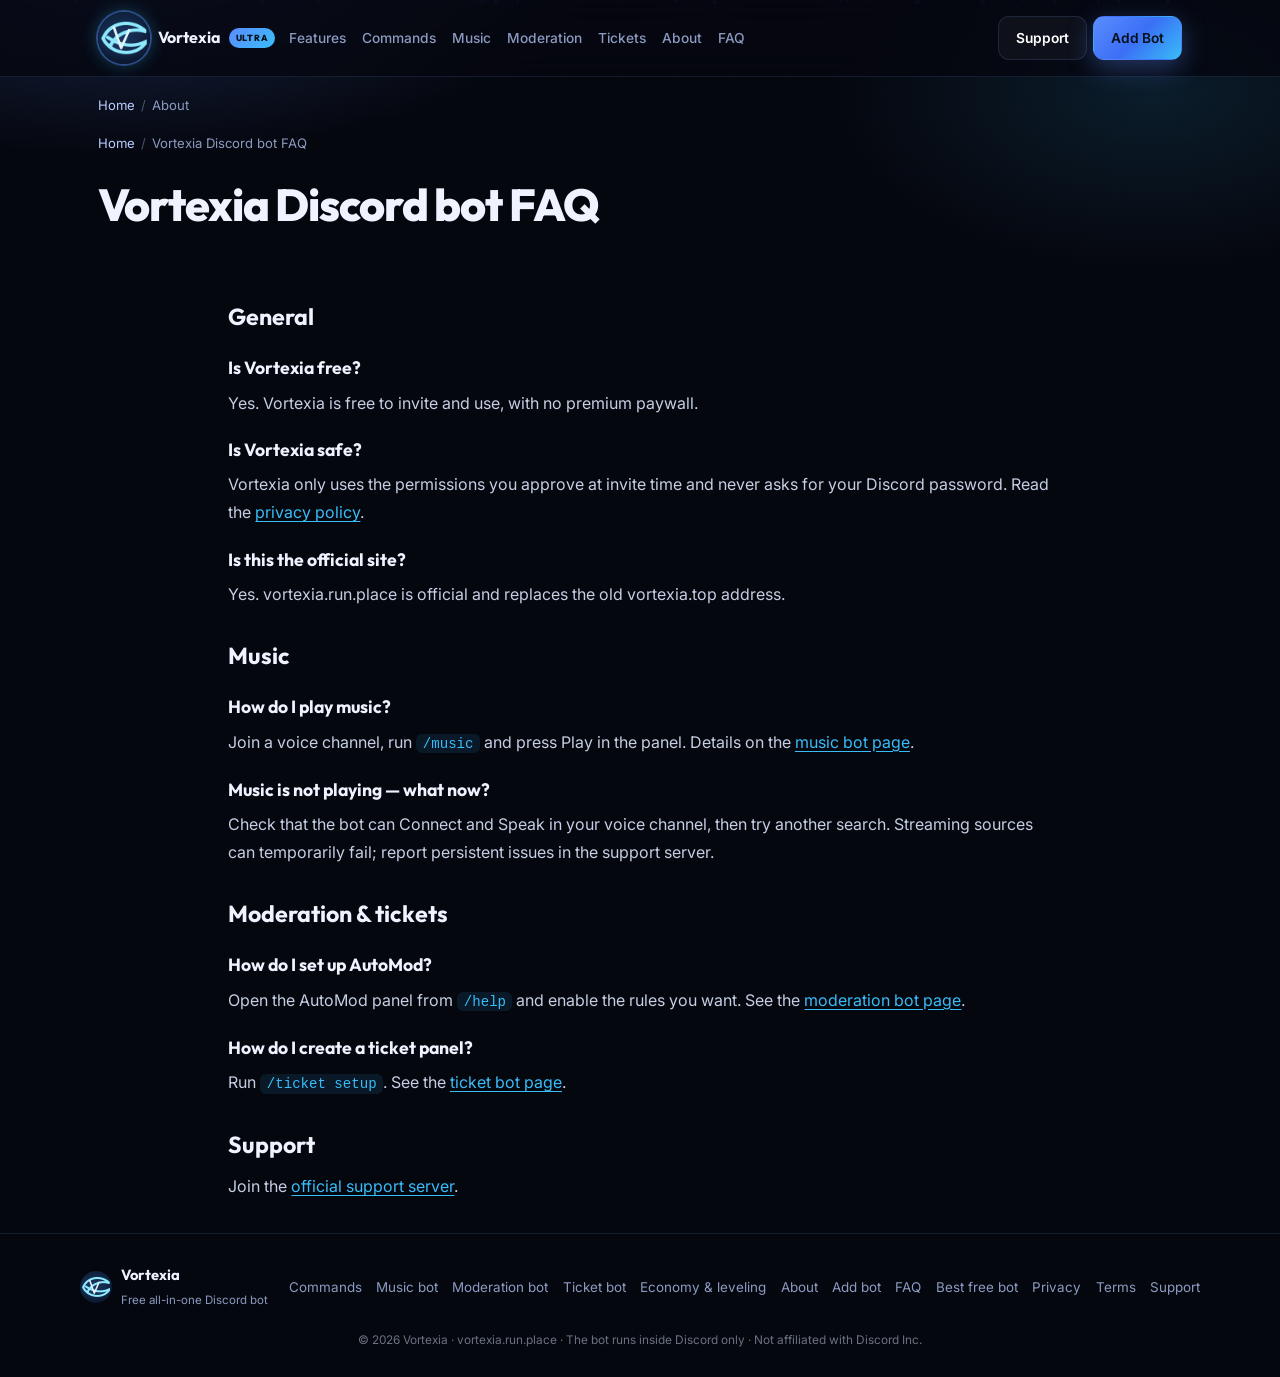
<file: faq.html>
<!DOCTYPE html>
<html lang="en">
<head>
<meta charset="UTF-8"/>
<meta name="viewport" content="width=device-width, initial-scale=1.0"/>
<title>Vortexia FAQ – Free Discord Bot Questions Answered</title>
<meta name="description" content="Answers to common Vortexia questions: is it free, how to add it, music not playing, moderation setup, tickets, leveling and support."/>
<meta name="keywords" content="About Vortexia, Vortexia Discord Bot, free Discord bot, official Vortexia website, how to add Vortexia, Vortexia support, vortexia.run.place"/>
<meta name="robots" content="index, follow, max-image-preview:large"/>
<link rel="canonical" href="https://vortexia.run.place/faq"/>
<meta name="theme-color" content="#5B8CFF"/>
<meta name="application-name" content="Vortexia"/>
<link rel="manifest" href="/site.webmanifest"/>
<link rel="icon" href="/favicon.ico" sizes="any"/>
<link rel="icon" type="image/png" sizes="48x48" href="/favicon-48.png"/>
<link rel="icon" type="image/png" sizes="192x192" href="/favicon-192.png"/>
<link rel="apple-touch-icon" sizes="180x180" href="/apple-touch-icon.png"/>
<meta property="og:type" content="website"/>
<meta property="og:site_name" content="Vortexia"/>
<meta property="og:title" content="Vortexia FAQ – Free Discord Bot Questions Answered"/>
<meta property="og:description" content="Answers to common Vortexia questions: is it free, how to add it, music not playing, moderation setup, tickets, leveling and support."/>
<meta property="og:url" content="https://vortexia.run.place/faq"/>
<meta property="og:image" content="https://vortexia.run.place/og-image.png"/>
<meta property="og:image:width" content="1200"/>
<meta property="og:image:height" content="630"/>
<meta property="og:image:alt" content="About Vortexia free Discord bot"/>
<meta name="twitter:card" content="summary_large_image"/>
<meta name="twitter:title" content="Vortexia FAQ – Free Discord Bot Questions Answered"/>
<meta name="twitter:description" content="Answers to common Vortexia questions: is it free, how to add it, music not playing, moderation setup, tickets, leveling and support."/>
<meta name="twitter:image" content="https://vortexia.run.place/og-image.png"/>
<!-- Search Console: paste your verification tag here, e.g. <meta name="google-site-verification" content="XXXX"/> -->
<link rel="preconnect" href="https://fonts.googleapis.com"/><link rel="preconnect" href="https://fonts.gstatic.com" crossorigin/>
<link href="https://fonts.googleapis.com/css2?family=Inter:wght@400;500;600;700;800&family=Outfit:wght@600;700;800&display=swap" rel="stylesheet"/>
<script>document.documentElement.className+=" js"</script>
<link rel="stylesheet" href="/style.css"/>
<script type="application/ld+json">{
 "@context": "https://schema.org",
 "@graph": [
  {
   "@type": "WebPage",
   "@id": "https://vortexia.run.place/faq#webpage",
   "url": "https://vortexia.run.place/faq",
   "name": "Vortexia FAQ – Free Discord Bot Questions Answered",
   "description": "Answers to common Vortexia questions: is it free, how to add it, music not playing, moderation setup, tickets, leveling and support.",
   "isPartOf": {
    "@id": "https://vortexia.run.place/#website"
   },
   "inLanguage": "en",
   "breadcrumb": {
    "@id": "https://vortexia.run.place/faq#breadcrumb"
   }
  },
  {
   "@type": "BreadcrumbList",
   "@id": "https://vortexia.run.place/faq#breadcrumb",
   "itemListElement": [
    {
     "@type": "ListItem",
     "position": 1,
     "name": "Home",
     "item": "https://vortexia.run.place/"
    },
    {
     "@type": "ListItem",
     "position": 2,
     "name": "Vortexia Discord bot FAQ",
     "item": "https://vortexia.run.place/faq"
    }
   ]
  },
  {
   "@type": "FAQPage",
   "@id": "https://vortexia.run.place/faq#faq",
   "mainEntity": [
    {
     "@type": "Question",
     "name": "Is Vortexia free?",
     "acceptedAnswer": {
      "@type": "Answer",
      "text": "Yes. Vortexia is free to invite and use, with no premium paywall."
     }
    },
    {
     "@type": "Question",
     "name": "Is vortexia.run.place the official website?",
     "acceptedAnswer": {
      "@type": "Answer",
      "text": "Yes. vortexia.run.place is the official Vortexia website and replaces vortexia.top."
     }
    },
    {
     "@type": "Question",
     "name": "How do I play music with Vortexia?",
     "acceptedAnswer": {
      "@type": "Answer",
      "text": "Join a voice channel, run /music and press Play in the player panel."
     }
    },
    {
     "@type": "Question",
     "name": "How do I set up tickets?",
     "acceptedAnswer": {
      "@type": "Answer",
      "text": "Run /ticket setup to create a ticket panel."
     }
    }
   ]
  }
 ]
}</script>
</head>
<body><a class="skip-link" href="#main-content">Skip to main content</a>
<div class="bg"></div><div class="grid"></div><div class="particles" id="particles"></div>
<header class="nav" id="nav"><div class="nav-in">
<a class="brand" href="/" aria-label="Vortexia home"><img src="/logo.png" alt="Vortexia Discord Bot logo" width="52" height="52" decoding="async"/><span>Vortexia</span><span class="badge">ULTRA</span></a>
<nav class="links" aria-label="Main"><a href="/#features">Features</a><a href="/commands">Commands</a><a href="/music-bot">Music</a><a href="/moderation-bot">Moderation</a><a href="/ticket-bot">Tickets</a><a href="/about">About</a><a href="/#faq">FAQ</a></nav>
<div class="nav-cta"><a class="btn btn-g" href="https://discord.gg/7RfWAKeAZZ" target="_blank" rel="noopener noreferrer">Support</a>
<a class="btn btn-p" href="https://discord.com/oauth2/authorize?client_id=1205185289627115670&amp;permissions=8&amp;scope=bot%20applications.commands" target="_blank" rel="noopener noreferrer">Add Bot</a></div>
<button class="menu" id="menu" type="button" aria-label="Menu"><span></span><span></span><span></span></button>
</div></header><nav class="crumbs" aria-label="Breadcrumb"><ol><li><a href="/">Home</a></li><li aria-current="page">About</li></ol></nav><main id="main-content"><nav class="crumbs" aria-label="Breadcrumb"><ol><li><a href="/">Home</a></li><li>Vortexia Discord bot FAQ</li></ol></nav><section class="page-hero"><h1>Vortexia Discord bot FAQ</h1></section><section class="prose"><h2>General</h2><h3>Is Vortexia free?</h3><p>Yes. Vortexia is free to invite and use, with no premium paywall.</p><h3>Is Vortexia safe?</h3><p>Vortexia only uses the permissions you approve at invite time and never asks for your Discord password. Read the <a href="/privacy">privacy policy</a>.</p><h3>Is this the official site?</h3><p>Yes. vortexia.run.place is official and replaces the old vortexia.top address.</p><h2>Music</h2><h3>How do I play music?</h3><p>Join a voice channel, run <code>/music</code> and press Play in the panel. Details on the <a href="/music-bot">music bot page</a>.</p><h3>Music is not playing — what now?</h3><p>Check that the bot can Connect and Speak in your voice channel, then try another search. Streaming sources can temporarily fail; report persistent issues in the support server.</p><h2>Moderation &amp; tickets</h2><h3>How do I set up AutoMod?</h3><p>Open the AutoMod panel from <code>/help</code> and enable the rules you want. See the <a href="/moderation-bot">moderation bot page</a>.</p><h3>How do I create a ticket panel?</h3><p>Run <code>/ticket setup</code>. See the <a href="/ticket-bot">ticket bot page</a>.</p><h2>Support</h2><p>Join the <a href="https://discord.gg/7RfWAKeAZZ" target="_blank" rel="noopener noreferrer">official support server</a>.</p></section></main><footer><div class="foot">
<div class="foot-b"><img width="48" height="48" loading="lazy" src="/logo.png" alt="Vortexia logo"/><div><strong>Vortexia</strong><span>Free all-in-one Discord bot</span></div></div>
<nav class="foot-l" aria-label="Footer"><a href="/commands">Commands</a><a href="/music-bot">Music bot</a><a href="/moderation-bot">Moderation bot</a><a href="/ticket-bot">Ticket bot</a><a href="/economy-leveling-bot">Economy &amp; leveling</a><a href="/about">About</a><a href="/add-bot">Add bot</a><a href="/faq">FAQ</a><a href="/best-free-discord-bot">Best free bot</a><a href="/privacy">Privacy</a><a href="/terms">Terms</a><a href="https://discord.gg/7RfWAKeAZZ" target="_blank" rel="noopener noreferrer">Support</a></nav>
<p class="copy">© 2026 Vortexia · vortexia.run.place · The bot runs inside Discord only · Not affiliated with Discord Inc.</p>
</div></footer><script src="/site.js" defer></script></body></html>
</file>
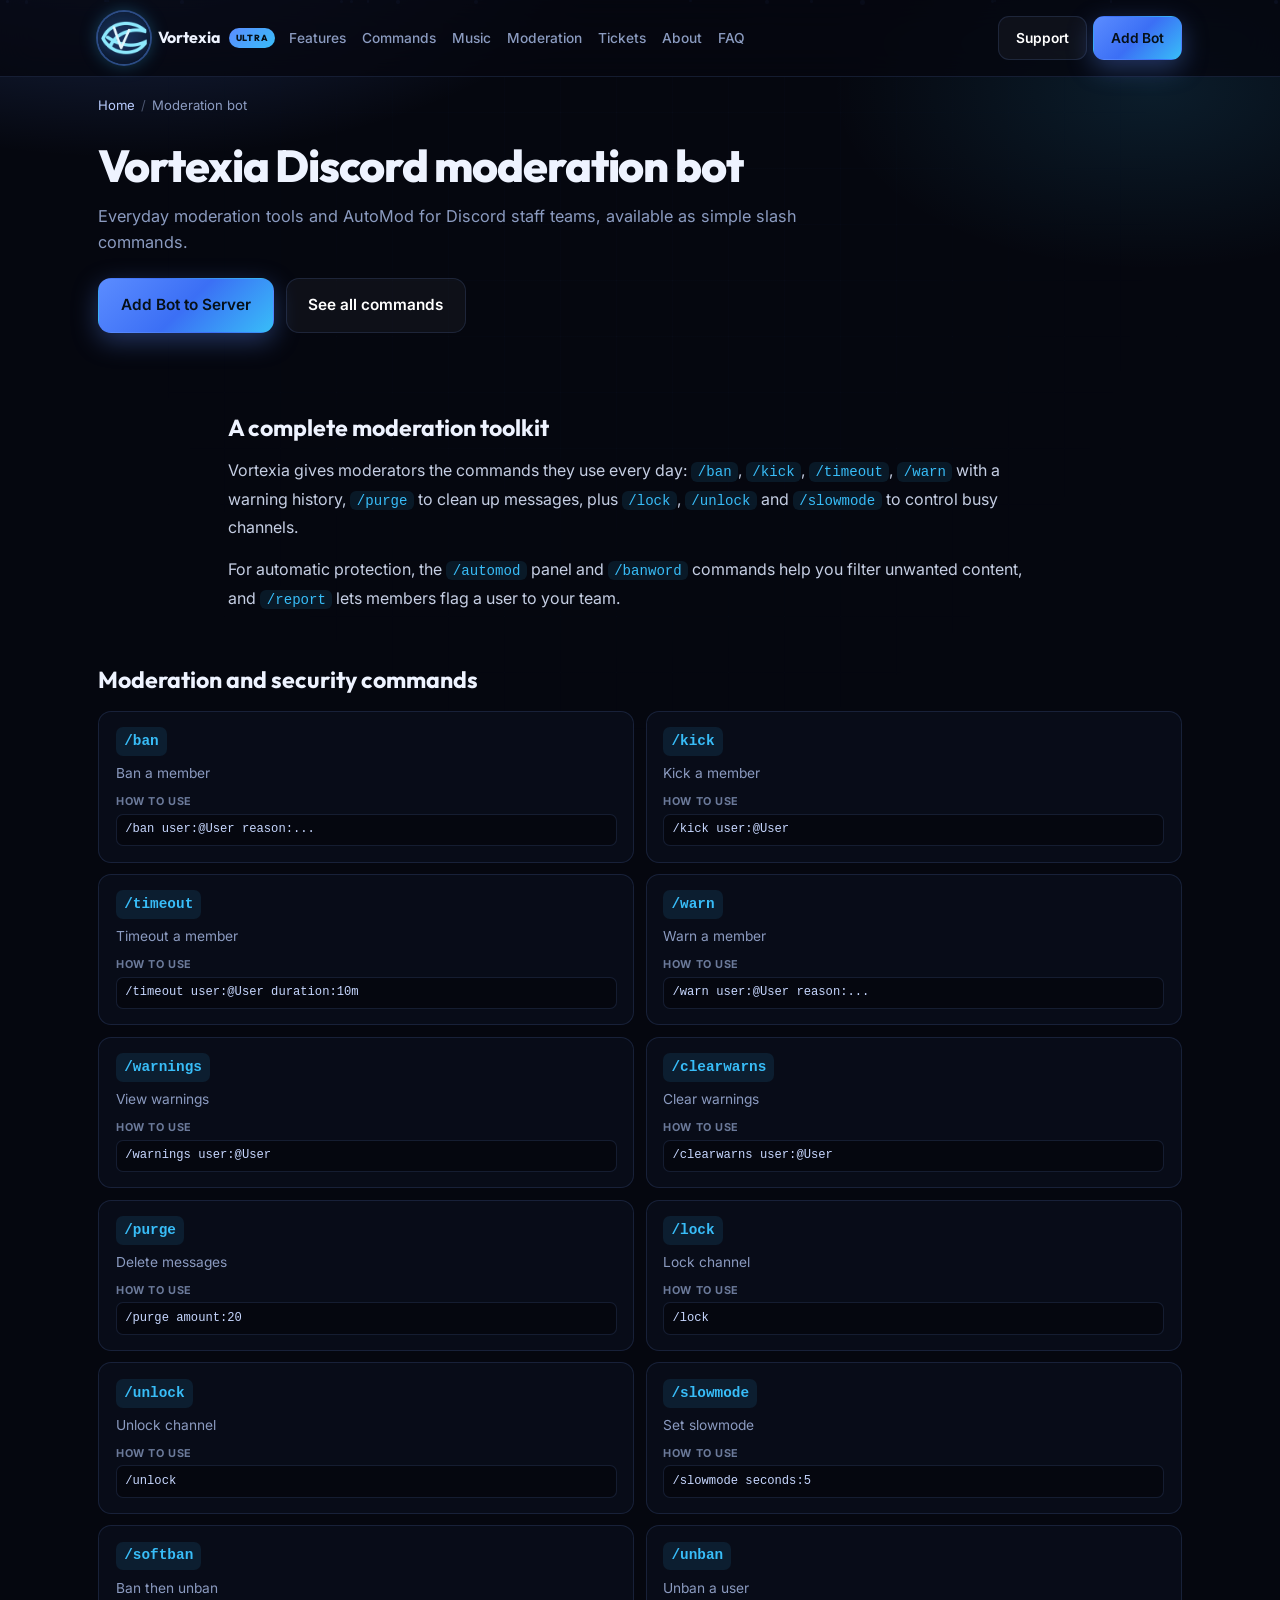
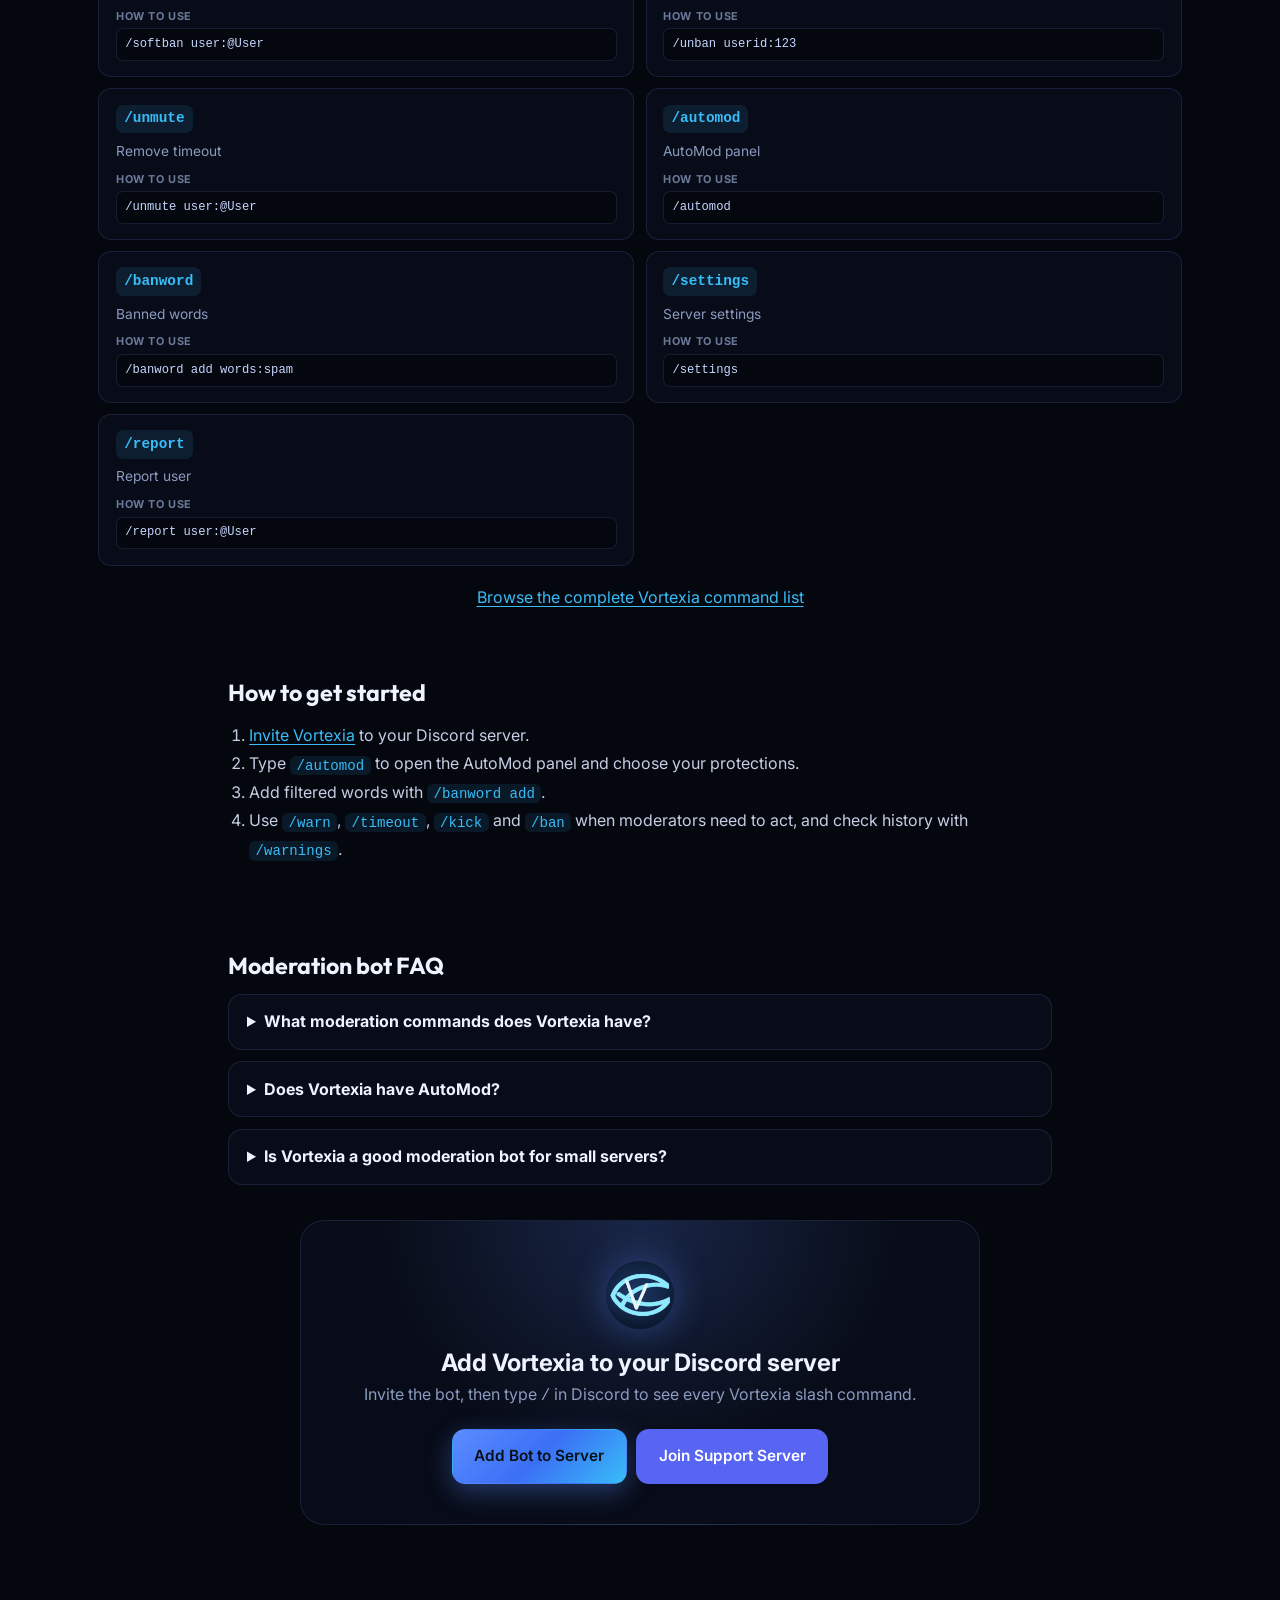
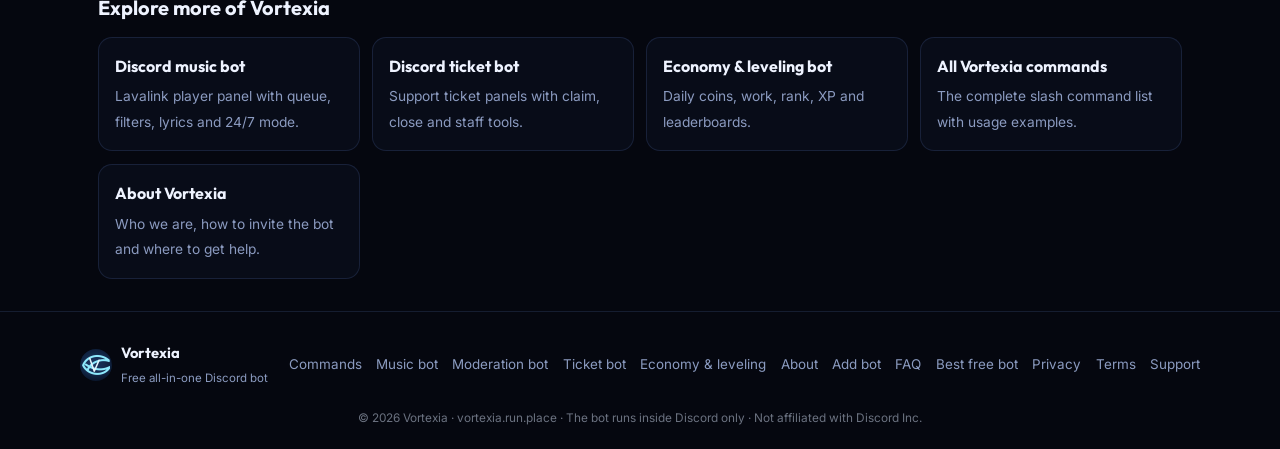
<file: moderation-bot.html>
<!DOCTYPE html>
<html lang="en">
<head>
<meta charset="UTF-8"/>
<meta name="viewport" content="width=device-width, initial-scale=1.0"/>
<title>Free Discord Moderation Bot – Vortexia AutoMod</title>
<meta name="description" content="Vortexia is a free Discord moderation bot: ban, kick, timeout, warn, purge, lock, slowmode and AutoMod. Keep your server safe for free."/>
<meta name="keywords" content="free Discord moderation bot, Discord ban bot, Discord AutoMod bot, Discord kick timeout warn, free moderation bot Discord, Discord purge lock slowmode, best free moderation bot, Vortexia moderation bot, Discord security bot free"/>
<meta name="robots" content="index, follow, max-image-preview:large"/>
<link rel="canonical" href="https://vortexia.run.place/moderation-bot"/>
<meta name="theme-color" content="#5B8CFF"/>
<meta name="application-name" content="Vortexia"/>
<link rel="manifest" href="/site.webmanifest"/>
<link rel="icon" href="/favicon.ico" sizes="any"/>
<link rel="icon" type="image/png" sizes="48x48" href="/favicon-48.png"/>
<link rel="icon" type="image/png" sizes="192x192" href="/favicon-192.png"/>
<link rel="apple-touch-icon" sizes="180x180" href="/apple-touch-icon.png"/>
<meta property="og:type" content="website"/>
<meta property="og:site_name" content="Vortexia"/>
<meta property="og:title" content="Free Discord Moderation Bot – Vortexia AutoMod"/>
<meta property="og:description" content="Vortexia is a free Discord moderation bot: ban, kick, timeout, warn, purge, lock, slowmode and AutoMod. Keep your server safe for free."/>
<meta property="og:url" content="https://vortexia.run.place/moderation-bot"/>
<meta property="og:image" content="https://vortexia.run.place/og-image.png"/>
<meta property="og:image:width" content="1200"/>
<meta property="og:image:height" content="630"/>
<meta property="og:image:alt" content="Vortexia free Discord moderation bot"/>
<meta name="twitter:card" content="summary_large_image"/>
<meta name="twitter:title" content="Free Discord Moderation Bot – Vortexia AutoMod"/>
<meta name="twitter:description" content="Vortexia is a free Discord moderation bot: ban, kick, timeout, warn, purge, lock, slowmode and AutoMod. Keep your server safe for free."/>
<meta name="twitter:image" content="https://vortexia.run.place/og-image.png"/>
<!-- Search Console: paste your verification tag here, e.g. <meta name="google-site-verification" content="XXXX"/> -->
<link rel="preconnect" href="https://fonts.googleapis.com"/><link rel="preconnect" href="https://fonts.gstatic.com" crossorigin/>
<link href="https://fonts.googleapis.com/css2?family=Inter:wght@400;500;600;700;800&family=Outfit:wght@600;700;800&display=swap" rel="stylesheet"/>
<script>document.documentElement.className+=" js"</script>
<link rel="stylesheet" href="/style.css"/>
<script type="application/ld+json">{
 "@context": "https://schema.org",
 "@graph": [
  {
   "@type": "WebPage",
   "@id": "https://vortexia.run.place/moderation-bot#webpage",
   "url": "https://vortexia.run.place/moderation-bot",
   "name": "Vortexia Discord Moderation Bot — Ban, Kick, AutoMod",
   "description": "Keep your Discord server safe with Vortexia: ban, kick, timeout, warn, purge, lock, slowmode, AutoMod and banned-word tools in one free bot.",
   "isPartOf": {
    "@id": "https://vortexia.run.place/#website"
   },
   "inLanguage": "en",
   "breadcrumb": {
    "@id": "https://vortexia.run.place/moderation-bot#breadcrumb"
   }
  },
  {
   "@type": "BreadcrumbList",
   "itemListElement": [
    {
     "@type": "ListItem",
     "position": 1,
     "name": "Home",
     "item": "https://vortexia.run.place/"
    },
    {
     "@type": "ListItem",
     "position": 2,
     "name": "Moderation bot",
     "item": "https://vortexia.run.place/moderation-bot"
    }
   ],
   "@id": "https://vortexia.run.place/moderation-bot#breadcrumb"
  },
  {
   "@type": "FAQPage",
   "@id": "https://vortexia.run.place/moderation-bot#faq",
   "mainEntity": [
    {
     "@type": "Question",
     "name": "What moderation commands does Vortexia have?",
     "acceptedAnswer": {
      "@type": "Answer",
      "text": "Ban, softban, unban, kick, timeout, unmute, warn, warnings, clearwarns, purge, lock, unlock and slowmode."
     }
    },
    {
     "@type": "Question",
     "name": "Does Vortexia have AutoMod?",
     "acceptedAnswer": {
      "@type": "Answer",
      "text": "Yes. Open the AutoMod panel with /automod and manage filtered words with /banword."
     }
    },
    {
     "@type": "Question",
     "name": "Is Vortexia a good moderation bot for small servers?",
     "acceptedAnswer": {
      "@type": "Answer",
      "text": "Vortexia is free and covers the common moderation tasks, so small and large servers can both use it."
     }
    }
   ]
  }
 ]
}</script>
</head>
<body><a class="skip-link" href="#main-content">Skip to main content</a>
<div class="bg"></div><div class="grid"></div><div class="particles" id="particles"></div>
<header class="nav" id="nav"><div class="nav-in">
<a class="brand" href="/" aria-label="Vortexia home"><img src="/logo.png" alt="Vortexia Discord Bot logo" width="52" height="52" decoding="async"/><span>Vortexia</span><span class="badge">ULTRA</span></a>
<nav class="links" aria-label="Main"><a href="/#features">Features</a><a href="/commands">Commands</a><a href="/music-bot">Music</a><a href="/moderation-bot">Moderation</a><a href="/ticket-bot">Tickets</a><a href="/about">About</a><a href="/#faq">FAQ</a></nav>
<div class="nav-cta"><a class="btn btn-g" href="https://discord.gg/7RfWAKeAZZ" target="_blank" rel="noopener noreferrer">Support</a>
<a class="btn btn-p" href="https://discord.com/oauth2/authorize?client_id=1205185289627115670&amp;permissions=8&amp;scope=bot%20applications.commands" target="_blank" rel="noopener noreferrer">Add Bot</a></div>
<button class="menu" id="menu" type="button" aria-label="Menu"><span></span><span></span><span></span></button>
</div></header><nav class="crumbs" aria-label="Breadcrumb"><ol><li><a href="/">Home</a></li><li aria-current="page">Moderation bot</li></ol></nav><main id="main-content"><section class="page-hero"><h1>Vortexia Discord moderation bot</h1><p class="lead">Everyday moderation tools and AutoMod for Discord staff teams, available as simple slash commands.</p><div class="cta-row"><a class="btn btn-p btn-lg" href="https://discord.com/oauth2/authorize?client_id=1205185289627115670&amp;permissions=8&amp;scope=bot%20applications.commands" target="_blank" rel="noopener noreferrer">Add Bot to Server</a><a class="btn btn-g btn-lg" href="/commands">See all commands</a></div></section><section class="prose"><h2>A complete moderation toolkit</h2><p>Vortexia gives moderators the commands they use every day: <code>/ban</code>, <code>/kick</code>, <code>/timeout</code>, <code>/warn</code> with a warning history, <code>/purge</code> to clean up messages, plus <code>/lock</code>, <code>/unlock</code> and <code>/slowmode</code> to control busy channels.</p><p>For automatic protection, the <code>/automod</code> panel and <code>/banword</code> commands help you filter unwanted content, and <code>/report</code> lets members flag a user to your team.</p></section><section class="cards-wide"><h2 style="font-family:var(--display);font-size:1.45rem;margin-bottom:.8rem">Moderation and security commands</h2><div class="cmd-grid"><article class="cmd-card"><code class="cmd-name">/ban</code><p class="cmd-desc">Ban a member</p><div class="cmd-how"><span>How to use</span><code>/ban user:@User reason:...</code></div></article><article class="cmd-card"><code class="cmd-name">/kick</code><p class="cmd-desc">Kick a member</p><div class="cmd-how"><span>How to use</span><code>/kick user:@User</code></div></article><article class="cmd-card"><code class="cmd-name">/timeout</code><p class="cmd-desc">Timeout a member</p><div class="cmd-how"><span>How to use</span><code>/timeout user:@User duration:10m</code></div></article><article class="cmd-card"><code class="cmd-name">/warn</code><p class="cmd-desc">Warn a member</p><div class="cmd-how"><span>How to use</span><code>/warn user:@User reason:...</code></div></article><article class="cmd-card"><code class="cmd-name">/warnings</code><p class="cmd-desc">View warnings</p><div class="cmd-how"><span>How to use</span><code>/warnings user:@User</code></div></article><article class="cmd-card"><code class="cmd-name">/clearwarns</code><p class="cmd-desc">Clear warnings</p><div class="cmd-how"><span>How to use</span><code>/clearwarns user:@User</code></div></article><article class="cmd-card"><code class="cmd-name">/purge</code><p class="cmd-desc">Delete messages</p><div class="cmd-how"><span>How to use</span><code>/purge amount:20</code></div></article><article class="cmd-card"><code class="cmd-name">/lock</code><p class="cmd-desc">Lock channel</p><div class="cmd-how"><span>How to use</span><code>/lock</code></div></article><article class="cmd-card"><code class="cmd-name">/unlock</code><p class="cmd-desc">Unlock channel</p><div class="cmd-how"><span>How to use</span><code>/unlock</code></div></article><article class="cmd-card"><code class="cmd-name">/slowmode</code><p class="cmd-desc">Set slowmode</p><div class="cmd-how"><span>How to use</span><code>/slowmode seconds:5</code></div></article><article class="cmd-card"><code class="cmd-name">/softban</code><p class="cmd-desc">Ban then unban</p><div class="cmd-how"><span>How to use</span><code>/softban user:@User</code></div></article><article class="cmd-card"><code class="cmd-name">/unban</code><p class="cmd-desc">Unban a user</p><div class="cmd-how"><span>How to use</span><code>/unban userid:123</code></div></article><article class="cmd-card"><code class="cmd-name">/unmute</code><p class="cmd-desc">Remove timeout</p><div class="cmd-how"><span>How to use</span><code>/unmute user:@User</code></div></article><article class="cmd-card"><code class="cmd-name">/automod</code><p class="cmd-desc">AutoMod panel</p><div class="cmd-how"><span>How to use</span><code>/automod</code></div></article><article class="cmd-card"><code class="cmd-name">/banword</code><p class="cmd-desc">Banned words</p><div class="cmd-how"><span>How to use</span><code>/banword add words:spam</code></div></article><article class="cmd-card"><code class="cmd-name">/settings</code><p class="cmd-desc">Server settings</p><div class="cmd-how"><span>How to use</span><code>/settings</code></div></article><article class="cmd-card"><code class="cmd-name">/report</code><p class="cmd-desc">Report user</p><div class="cmd-how"><span>How to use</span><code>/report user:@User</code></div></article></div><p class="more-link"><a class="inline-link" href="/commands">Browse the complete Vortexia command list</a></p></section><section class="prose"><h2>How to get started</h2><ol><li><a href="https://discord.com/oauth2/authorize?client_id=1205185289627115670&amp;permissions=8&amp;scope=bot%20applications.commands" target="_blank" rel="noopener noreferrer">Invite Vortexia</a> to your Discord server.</li><li>Type <code>/automod</code> to open the AutoMod panel and choose your protections.</li><li>Add filtered words with <code>/banword add</code>.</li><li>Use <code>/warn</code>, <code>/timeout</code>, <code>/kick</code> and <code>/ban</code> when moderators need to act, and check history with <code>/warnings</code>.</li></ol></section><section class="prose"><h2>Moderation bot FAQ</h2><div class="faq-list"><details><summary>What moderation commands does Vortexia have?</summary><p>Ban, softban, unban, kick, timeout, unmute, warn, warnings, clearwarns, purge, lock, unlock and slowmode.</p></details><details><summary>Does Vortexia have AutoMod?</summary><p>Yes. Open the AutoMod panel with /automod and manage filtered words with /banword.</p></details><details><summary>Is Vortexia a good moderation bot for small servers?</summary><p>Vortexia is free and covers the common moderation tasks, so small and large servers can both use it.</p></details></div></section><section class="cta" id="invite"><div class="cta-in">
<img width="48" height="48" loading="lazy" src="/logo.png" alt="Vortexia logo"/>
<h2>Add Vortexia to your Discord server</h2>
<p>Invite the bot, then type <code>/</code> in Discord to see every Vortexia slash command.</p>
<div class="cta-btns"><a class="btn btn-p btn-lg" href="https://discord.com/oauth2/authorize?client_id=1205185289627115670&amp;permissions=8&amp;scope=bot%20applications.commands" target="_blank" rel="noopener noreferrer">Add Bot to Server</a>
<a class="btn btn-discord btn-lg" href="https://discord.gg/7RfWAKeAZZ" target="_blank" rel="noopener noreferrer">Join Support Server</a></div>
</div></section><section class="related"><h2>Explore more of Vortexia</h2><div class="related-grid"><a href="/music-bot"><strong>Discord music bot</strong><span>Lavalink player panel with queue, filters, lyrics and 24/7 mode.</span></a><a href="/ticket-bot"><strong>Discord ticket bot</strong><span>Support ticket panels with claim, close and staff tools.</span></a><a href="/economy-leveling-bot"><strong>Economy &amp; leveling bot</strong><span>Daily coins, work, rank, XP and leaderboards.</span></a><a href="/commands"><strong>All Vortexia commands</strong><span>The complete slash command list with usage examples.</span></a><a href="/about"><strong>About Vortexia</strong><span>Who we are, how to invite the bot and where to get help.</span></a></div></section></main><footer><div class="foot">
<div class="foot-b"><img width="48" height="48" loading="lazy" src="/logo.png" alt="Vortexia logo"/><div><strong>Vortexia</strong><span>Free all-in-one Discord bot</span></div></div>
<nav class="foot-l" aria-label="Footer"><a href="/commands">Commands</a><a href="/music-bot">Music bot</a><a href="/moderation-bot">Moderation bot</a><a href="/ticket-bot">Ticket bot</a><a href="/economy-leveling-bot">Economy &amp; leveling</a><a href="/about">About</a><a href="/add-bot">Add bot</a><a href="/faq">FAQ</a><a href="/best-free-discord-bot">Best free bot</a><a href="/privacy">Privacy</a><a href="/terms">Terms</a><a href="https://discord.gg/7RfWAKeAZZ" target="_blank" rel="noopener noreferrer">Support</a></nav>
<p class="copy">© 2026 Vortexia · vortexia.run.place · The bot runs inside Discord only · Not affiliated with Discord Inc.</p>
</div></footer><script src="/site.js" defer></script></body></html>
</file>
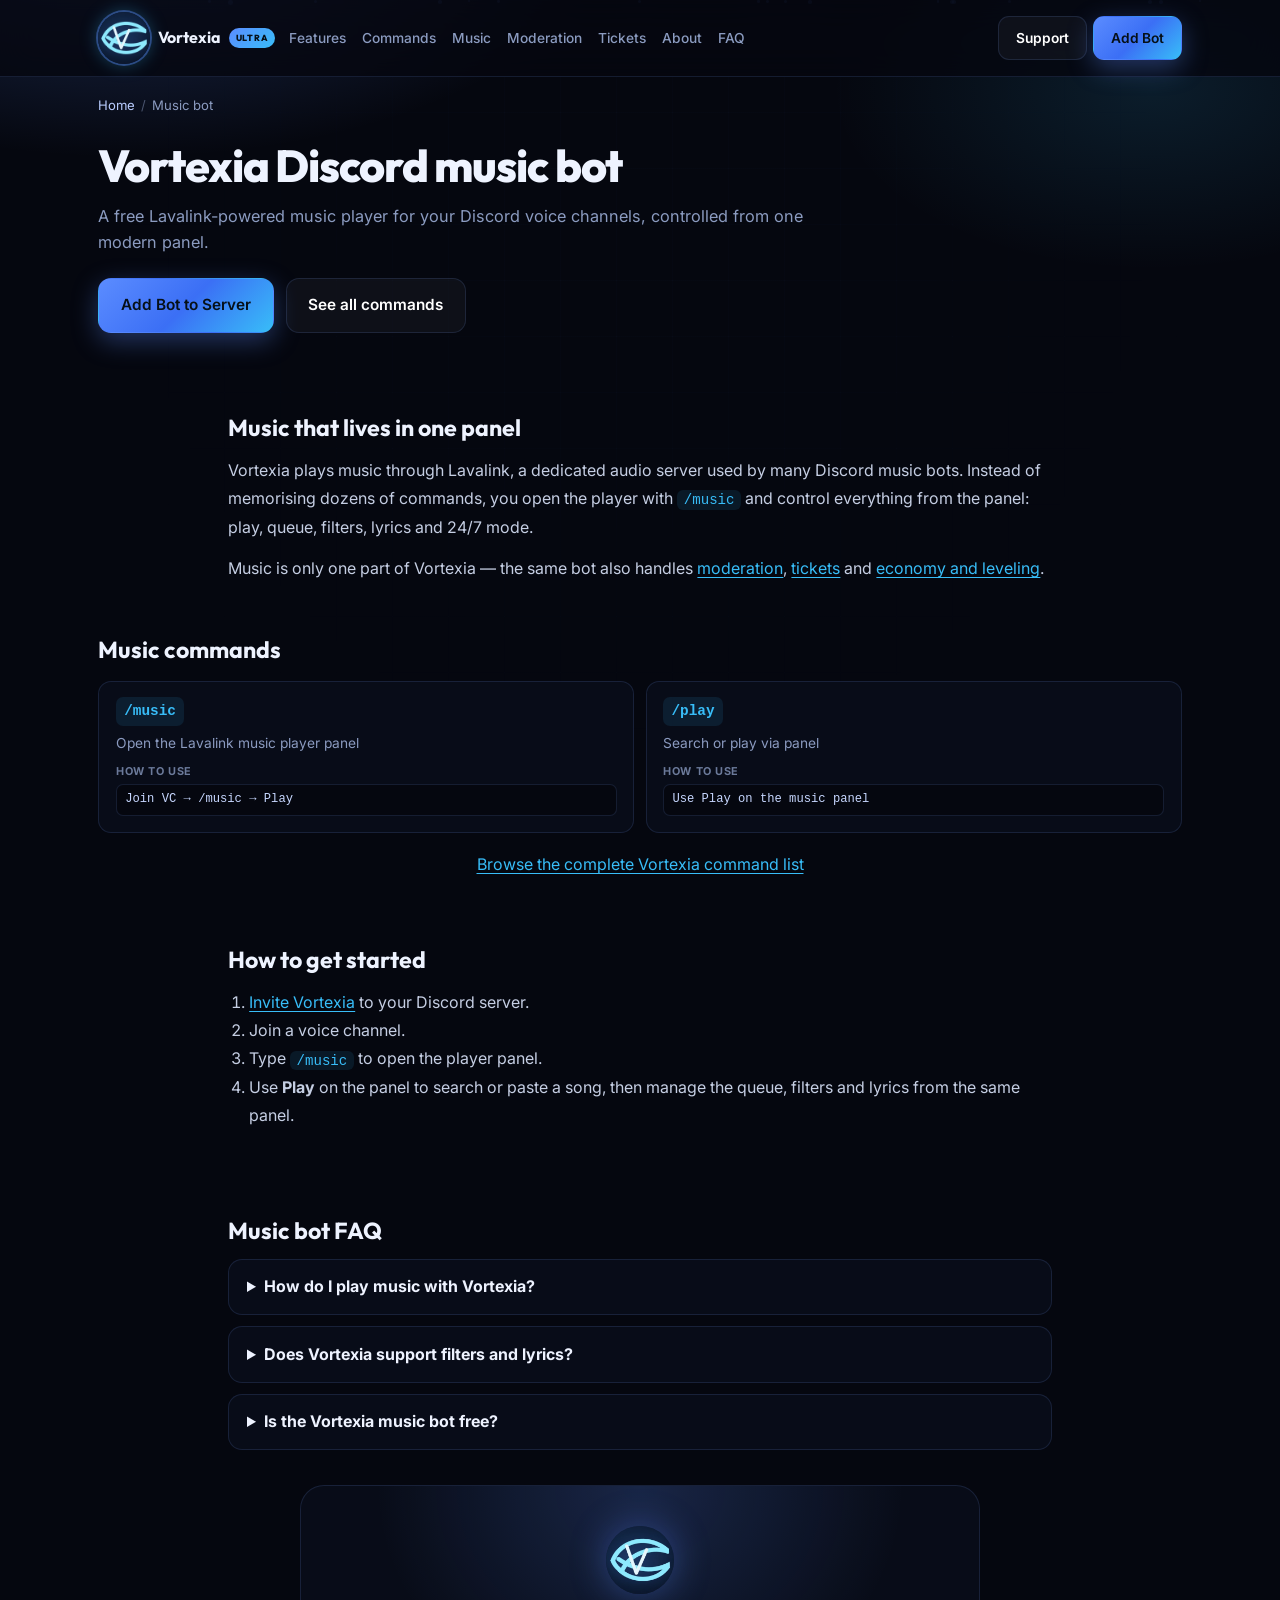
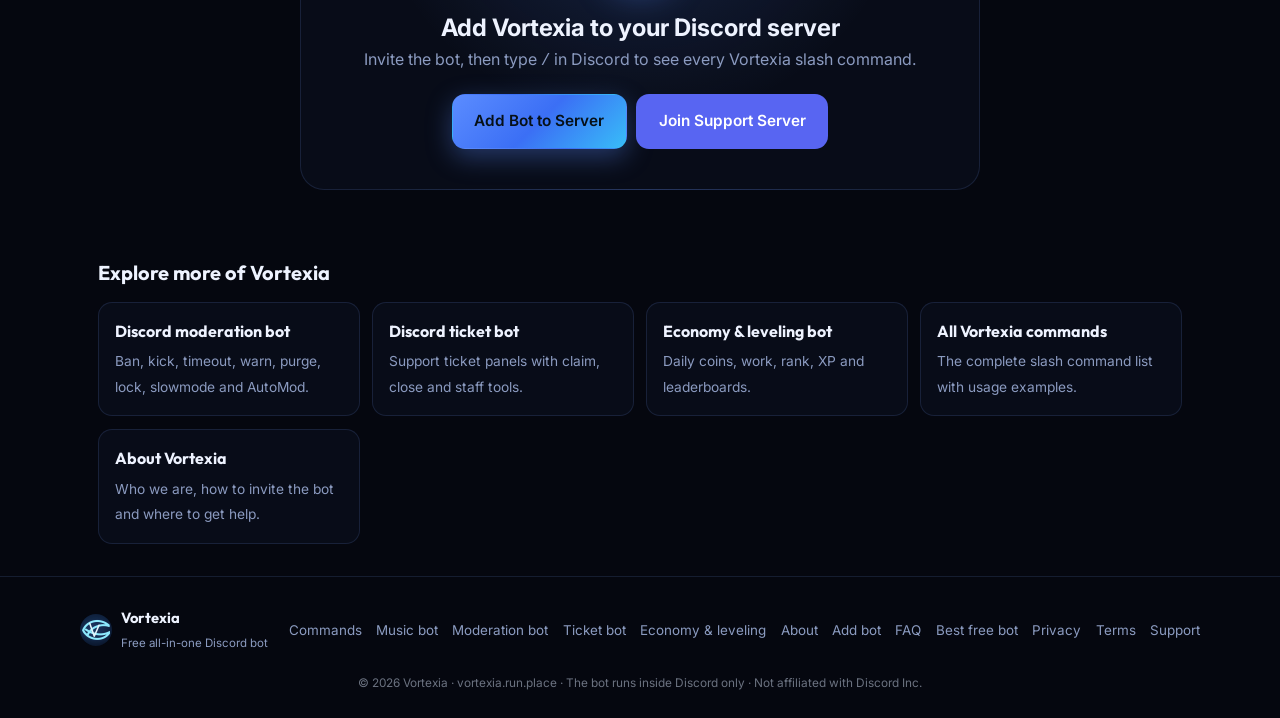
<file: music-bot.html>
<!DOCTYPE html>
<html lang="en">
<head>
<meta charset="UTF-8"/>
<meta name="viewport" content="width=device-width, initial-scale=1.0"/>
<title>Free Discord Music Bot – Vortexia Lavalink Player</title>
<meta name="description" content="Vortexia is a free Discord music bot with a Lavalink player, queue, filters, lyrics and 24/7 mode. Add it to your server and use /music."/>
<meta name="keywords" content="free Discord music bot, Lavalink Discord bot, Discord music bot free, best free music bot Discord, Lavalink music bot, Discord music player, 24/7 Discord music bot, Vortexia music bot, free music bot no premium"/>
<meta name="robots" content="index, follow, max-image-preview:large"/>
<link rel="canonical" href="https://vortexia.run.place/music-bot"/>
<meta name="theme-color" content="#5B8CFF"/>
<meta name="application-name" content="Vortexia"/>
<link rel="manifest" href="/site.webmanifest"/>
<link rel="icon" href="/favicon.ico" sizes="any"/>
<link rel="icon" type="image/png" sizes="48x48" href="/favicon-48.png"/>
<link rel="icon" type="image/png" sizes="192x192" href="/favicon-192.png"/>
<link rel="apple-touch-icon" sizes="180x180" href="/apple-touch-icon.png"/>
<meta property="og:type" content="website"/>
<meta property="og:site_name" content="Vortexia"/>
<meta property="og:title" content="Free Discord Music Bot – Vortexia Lavalink Player"/>
<meta property="og:description" content="Vortexia is a free Discord music bot with a Lavalink player, queue, filters, lyrics and 24/7 mode. Add it to your server and use /music."/>
<meta property="og:url" content="https://vortexia.run.place/music-bot"/>
<meta property="og:image" content="https://vortexia.run.place/og-image.png"/>
<meta property="og:image:width" content="1200"/>
<meta property="og:image:height" content="630"/>
<meta property="og:image:alt" content="Vortexia free Discord music bot with Lavalink player"/>
<meta name="twitter:card" content="summary_large_image"/>
<meta name="twitter:title" content="Free Discord Music Bot – Vortexia Lavalink Player"/>
<meta name="twitter:description" content="Vortexia is a free Discord music bot with a Lavalink player, queue, filters, lyrics and 24/7 mode. Add it to your server and use /music."/>
<meta name="twitter:image" content="https://vortexia.run.place/og-image.png"/>
<!-- Search Console: paste your verification tag here, e.g. <meta name="google-site-verification" content="XXXX"/> -->
<link rel="preconnect" href="https://fonts.googleapis.com"/><link rel="preconnect" href="https://fonts.gstatic.com" crossorigin/>
<link href="https://fonts.googleapis.com/css2?family=Inter:wght@400;500;600;700;800&family=Outfit:wght@600;700;800&display=swap" rel="stylesheet"/>
<script>document.documentElement.className+=" js"</script>
<link rel="stylesheet" href="/style.css"/>
<script type="application/ld+json">{
 "@context": "https://schema.org",
 "@graph": [
  {
   "@type": "WebPage",
   "@id": "https://vortexia.run.place/music-bot#webpage",
   "url": "https://vortexia.run.place/music-bot",
   "name": "Vortexia Discord Music Bot — Lavalink Player Panel",
   "description": "Play music in your Discord voice channel with Vortexia: a free Lavalink-powered player panel with queue, filters, lyrics and 24/7 mode.",
   "isPartOf": {
    "@id": "https://vortexia.run.place/#website"
   },
   "inLanguage": "en",
   "breadcrumb": {
    "@id": "https://vortexia.run.place/music-bot#breadcrumb"
   }
  },
  {
   "@type": "BreadcrumbList",
   "itemListElement": [
    {
     "@type": "ListItem",
     "position": 1,
     "name": "Home",
     "item": "https://vortexia.run.place/"
    },
    {
     "@type": "ListItem",
     "position": 2,
     "name": "Music bot",
     "item": "https://vortexia.run.place/music-bot"
    }
   ],
   "@id": "https://vortexia.run.place/music-bot#breadcrumb"
  },
  {
   "@type": "FAQPage",
   "@id": "https://vortexia.run.place/music-bot#faq",
   "mainEntity": [
    {
     "@type": "Question",
     "name": "How do I play music with Vortexia?",
     "acceptedAnswer": {
      "@type": "Answer",
      "text": "Join a voice channel, run /music and use the Play button on the player panel."
     }
    },
    {
     "@type": "Question",
     "name": "Does Vortexia support filters and lyrics?",
     "acceptedAnswer": {
      "@type": "Answer",
      "text": "Yes. The Lavalink music panel includes queue controls, audio filters, lyrics and a 24/7 mode."
     }
    },
    {
     "@type": "Question",
     "name": "Is the Vortexia music bot free?",
     "acceptedAnswer": {
      "@type": "Answer",
      "text": "Yes. Vortexia is free to invite and use."
     }
    }
   ]
  }
 ]
}</script>
</head>
<body><a class="skip-link" href="#main-content">Skip to main content</a>
<div class="bg"></div><div class="grid"></div><div class="particles" id="particles"></div>
<header class="nav" id="nav"><div class="nav-in">
<a class="brand" href="/" aria-label="Vortexia home"><img src="/logo.png" alt="Vortexia Discord Bot logo" width="52" height="52" decoding="async"/><span>Vortexia</span><span class="badge">ULTRA</span></a>
<nav class="links" aria-label="Main"><a href="/#features">Features</a><a href="/commands">Commands</a><a href="/music-bot">Music</a><a href="/moderation-bot">Moderation</a><a href="/ticket-bot">Tickets</a><a href="/about">About</a><a href="/#faq">FAQ</a></nav>
<div class="nav-cta"><a class="btn btn-g" href="https://discord.gg/7RfWAKeAZZ" target="_blank" rel="noopener noreferrer">Support</a>
<a class="btn btn-p" href="https://discord.com/oauth2/authorize?client_id=1205185289627115670&amp;permissions=8&amp;scope=bot%20applications.commands" target="_blank" rel="noopener noreferrer">Add Bot</a></div>
<button class="menu" id="menu" type="button" aria-label="Menu"><span></span><span></span><span></span></button>
</div></header><nav class="crumbs" aria-label="Breadcrumb"><ol><li><a href="/">Home</a></li><li aria-current="page">Music bot</li></ol></nav><main id="main-content"><section class="page-hero"><h1>Vortexia Discord music bot</h1><p class="lead">A free Lavalink-powered music player for your Discord voice channels, controlled from one modern panel.</p><div class="cta-row"><a class="btn btn-p btn-lg" href="https://discord.com/oauth2/authorize?client_id=1205185289627115670&amp;permissions=8&amp;scope=bot%20applications.commands" target="_blank" rel="noopener noreferrer">Add Bot to Server</a><a class="btn btn-g btn-lg" href="/commands">See all commands</a></div></section><section class="prose"><h2>Music that lives in one panel</h2><p>Vortexia plays music through Lavalink, a dedicated audio server used by many Discord music bots. Instead of memorising dozens of commands, you open the player with <code>/music</code> and control everything from the panel: play, queue, filters, lyrics and 24/7 mode.</p><p>Music is only one part of Vortexia — the same bot also handles <a href="/moderation-bot">moderation</a>, <a href="/ticket-bot">tickets</a> and <a href="/economy-leveling-bot">economy and leveling</a>.</p></section><section class="cards-wide"><h2 style="font-family:var(--display);font-size:1.45rem;margin-bottom:.8rem">Music commands</h2><div class="cmd-grid"><article class="cmd-card"><code class="cmd-name">/music</code><p class="cmd-desc">Open the Lavalink music player panel</p><div class="cmd-how"><span>How to use</span><code>Join VC → /music → Play</code></div></article><article class="cmd-card"><code class="cmd-name">/play</code><p class="cmd-desc">Search or play via panel</p><div class="cmd-how"><span>How to use</span><code>Use Play on the music panel</code></div></article></div><p class="more-link"><a class="inline-link" href="/commands">Browse the complete Vortexia command list</a></p></section><section class="prose"><h2>How to get started</h2><ol><li><a href="https://discord.com/oauth2/authorize?client_id=1205185289627115670&amp;permissions=8&amp;scope=bot%20applications.commands" target="_blank" rel="noopener noreferrer">Invite Vortexia</a> to your Discord server.</li><li>Join a voice channel.</li><li>Type <code>/music</code> to open the player panel.</li><li>Use <strong>Play</strong> on the panel to search or paste a song, then manage the queue, filters and lyrics from the same panel.</li></ol></section><section class="prose"><h2>Music bot FAQ</h2><div class="faq-list"><details><summary>How do I play music with Vortexia?</summary><p>Join a voice channel, run /music and use the Play button on the player panel.</p></details><details><summary>Does Vortexia support filters and lyrics?</summary><p>Yes. The Lavalink music panel includes queue controls, audio filters, lyrics and a 24/7 mode.</p></details><details><summary>Is the Vortexia music bot free?</summary><p>Yes. Vortexia is free to invite and use.</p></details></div></section><section class="cta" id="invite"><div class="cta-in">
<img width="48" height="48" loading="lazy" src="/logo.png" alt="Vortexia logo"/>
<h2>Add Vortexia to your Discord server</h2>
<p>Invite the bot, then type <code>/</code> in Discord to see every Vortexia slash command.</p>
<div class="cta-btns"><a class="btn btn-p btn-lg" href="https://discord.com/oauth2/authorize?client_id=1205185289627115670&amp;permissions=8&amp;scope=bot%20applications.commands" target="_blank" rel="noopener noreferrer">Add Bot to Server</a>
<a class="btn btn-discord btn-lg" href="https://discord.gg/7RfWAKeAZZ" target="_blank" rel="noopener noreferrer">Join Support Server</a></div>
</div></section><section class="related"><h2>Explore more of Vortexia</h2><div class="related-grid"><a href="/moderation-bot"><strong>Discord moderation bot</strong><span>Ban, kick, timeout, warn, purge, lock, slowmode and AutoMod.</span></a><a href="/ticket-bot"><strong>Discord ticket bot</strong><span>Support ticket panels with claim, close and staff tools.</span></a><a href="/economy-leveling-bot"><strong>Economy &amp; leveling bot</strong><span>Daily coins, work, rank, XP and leaderboards.</span></a><a href="/commands"><strong>All Vortexia commands</strong><span>The complete slash command list with usage examples.</span></a><a href="/about"><strong>About Vortexia</strong><span>Who we are, how to invite the bot and where to get help.</span></a></div></section></main><footer><div class="foot">
<div class="foot-b"><img width="48" height="48" loading="lazy" src="/logo.png" alt="Vortexia logo"/><div><strong>Vortexia</strong><span>Free all-in-one Discord bot</span></div></div>
<nav class="foot-l" aria-label="Footer"><a href="/commands">Commands</a><a href="/music-bot">Music bot</a><a href="/moderation-bot">Moderation bot</a><a href="/ticket-bot">Ticket bot</a><a href="/economy-leveling-bot">Economy &amp; leveling</a><a href="/about">About</a><a href="/add-bot">Add bot</a><a href="/faq">FAQ</a><a href="/best-free-discord-bot">Best free bot</a><a href="/privacy">Privacy</a><a href="/terms">Terms</a><a href="https://discord.gg/7RfWAKeAZZ" target="_blank" rel="noopener noreferrer">Support</a></nav>
<p class="copy">© 2026 Vortexia · vortexia.run.place · The bot runs inside Discord only · Not affiliated with Discord Inc.</p>
</div></footer><script src="/site.js" defer></script></body></html>
</file>
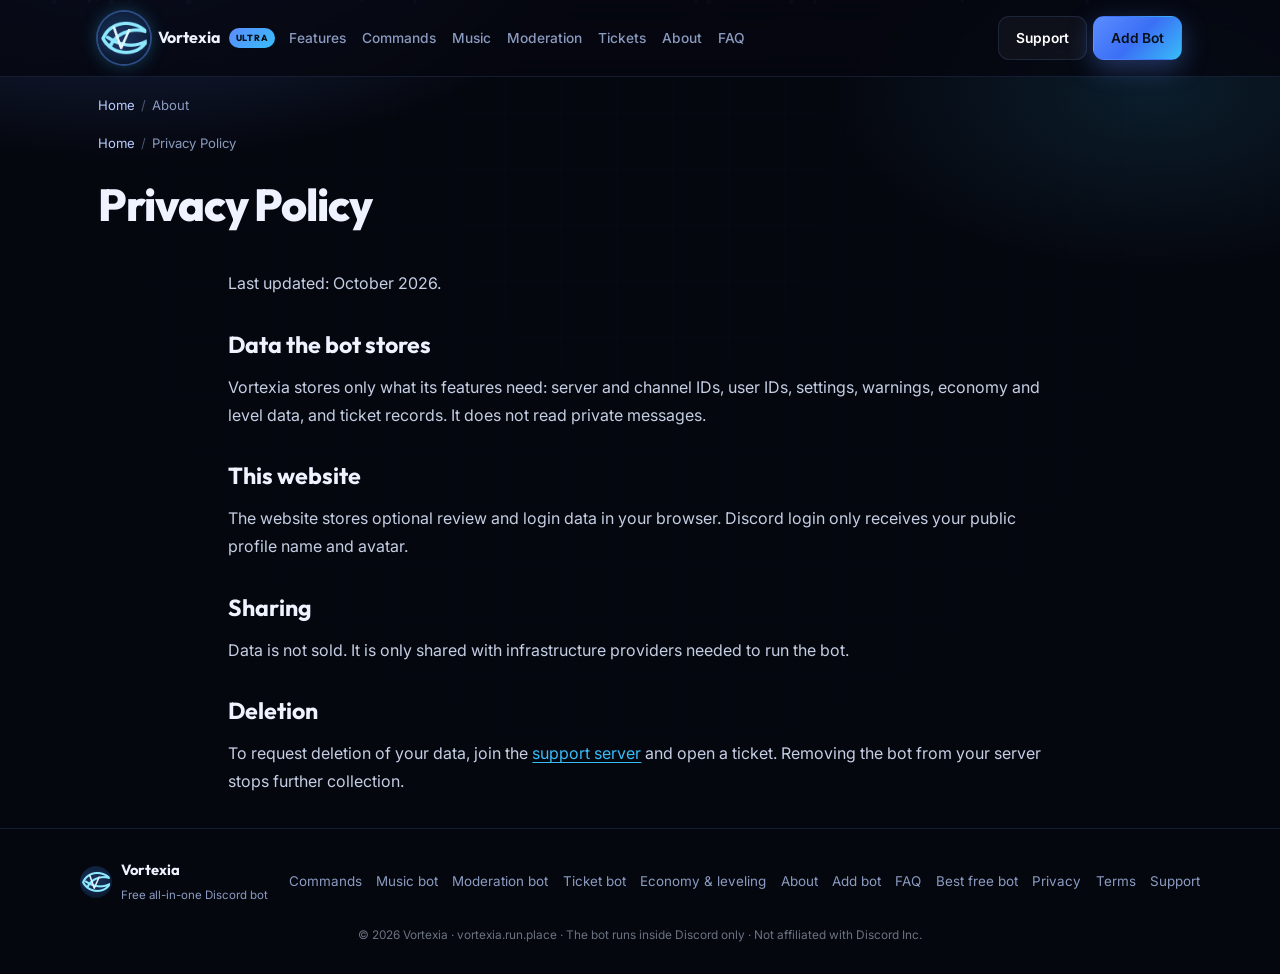
<file: privacy.html>
<!DOCTYPE html>
<html lang="en">
<head>
<meta charset="UTF-8"/>
<meta name="viewport" content="width=device-width, initial-scale=1.0"/>
<title>Vortexia Privacy Policy</title>
<meta name="description" content="How the Vortexia Discord bot and vortexia.run.place handle data: what is stored, why, and how to request deletion."/>
<meta name="keywords" content="About Vortexia, Vortexia Discord Bot, free Discord bot, official Vortexia website, how to add Vortexia, Vortexia support, vortexia.run.place"/>
<meta name="robots" content="index, follow, max-image-preview:large"/>
<link rel="canonical" href="https://vortexia.run.place/privacy"/>
<meta name="theme-color" content="#5B8CFF"/>
<meta name="application-name" content="Vortexia"/>
<link rel="manifest" href="/site.webmanifest"/>
<link rel="icon" href="/favicon.ico" sizes="any"/>
<link rel="icon" type="image/png" sizes="48x48" href="/favicon-48.png"/>
<link rel="icon" type="image/png" sizes="192x192" href="/favicon-192.png"/>
<link rel="apple-touch-icon" sizes="180x180" href="/apple-touch-icon.png"/>
<meta property="og:type" content="website"/>
<meta property="og:site_name" content="Vortexia"/>
<meta property="og:title" content="Vortexia Privacy Policy"/>
<meta property="og:description" content="How the Vortexia Discord bot and vortexia.run.place handle data: what is stored, why, and how to request deletion."/>
<meta property="og:url" content="https://vortexia.run.place/privacy"/>
<meta property="og:image" content="https://vortexia.run.place/og-image.png"/>
<meta property="og:image:width" content="1200"/>
<meta property="og:image:height" content="630"/>
<meta property="og:image:alt" content="About Vortexia free Discord bot"/>
<meta name="twitter:card" content="summary_large_image"/>
<meta name="twitter:title" content="Vortexia Privacy Policy"/>
<meta name="twitter:description" content="How the Vortexia Discord bot and vortexia.run.place handle data: what is stored, why, and how to request deletion."/>
<meta name="twitter:image" content="https://vortexia.run.place/og-image.png"/>
<!-- Search Console: paste your verification tag here, e.g. <meta name="google-site-verification" content="XXXX"/> -->
<link rel="preconnect" href="https://fonts.googleapis.com"/><link rel="preconnect" href="https://fonts.gstatic.com" crossorigin/>
<link href="https://fonts.googleapis.com/css2?family=Inter:wght@400;500;600;700;800&family=Outfit:wght@600;700;800&display=swap" rel="stylesheet"/>
<script>document.documentElement.className+=" js"</script>
<link rel="stylesheet" href="/style.css"/>
<script type="application/ld+json">{
 "@context": "https://schema.org",
 "@graph": [
  {
   "@type": "WebPage",
   "@id": "https://vortexia.run.place/privacy#webpage",
   "url": "https://vortexia.run.place/privacy",
   "name": "Vortexia Privacy Policy",
   "description": "How the Vortexia Discord bot and vortexia.run.place handle data: what is stored, why, and how to request deletion.",
   "isPartOf": {
    "@id": "https://vortexia.run.place/#website"
   },
   "inLanguage": "en",
   "breadcrumb": {
    "@id": "https://vortexia.run.place/privacy#breadcrumb"
   }
  },
  {
   "@type": "BreadcrumbList",
   "@id": "https://vortexia.run.place/privacy#breadcrumb",
   "itemListElement": [
    {
     "@type": "ListItem",
     "position": 1,
     "name": "Home",
     "item": "https://vortexia.run.place/"
    },
    {
     "@type": "ListItem",
     "position": 2,
     "name": "Privacy Policy",
     "item": "https://vortexia.run.place/privacy"
    }
   ]
  }
 ]
}</script>
</head>
<body><a class="skip-link" href="#main-content">Skip to main content</a>
<div class="bg"></div><div class="grid"></div><div class="particles" id="particles"></div>
<header class="nav" id="nav"><div class="nav-in">
<a class="brand" href="/" aria-label="Vortexia home"><img src="/logo.png" alt="Vortexia Discord Bot logo" width="52" height="52" decoding="async"/><span>Vortexia</span><span class="badge">ULTRA</span></a>
<nav class="links" aria-label="Main"><a href="/#features">Features</a><a href="/commands">Commands</a><a href="/music-bot">Music</a><a href="/moderation-bot">Moderation</a><a href="/ticket-bot">Tickets</a><a href="/about">About</a><a href="/#faq">FAQ</a></nav>
<div class="nav-cta"><a class="btn btn-g" href="https://discord.gg/7RfWAKeAZZ" target="_blank" rel="noopener noreferrer">Support</a>
<a class="btn btn-p" href="https://discord.com/oauth2/authorize?client_id=1205185289627115670&amp;permissions=8&amp;scope=bot%20applications.commands" target="_blank" rel="noopener noreferrer">Add Bot</a></div>
<button class="menu" id="menu" type="button" aria-label="Menu"><span></span><span></span><span></span></button>
</div></header><nav class="crumbs" aria-label="Breadcrumb"><ol><li><a href="/">Home</a></li><li aria-current="page">About</li></ol></nav><main id="main-content"><nav class="crumbs" aria-label="Breadcrumb"><ol><li><a href="/">Home</a></li><li>Privacy Policy</li></ol></nav><section class="page-hero"><h1>Privacy Policy</h1></section><section class="prose"><p>Last updated: October 2026.</p><h2>Data the bot stores</h2><p>Vortexia stores only what its features need: server and channel IDs, user IDs, settings, warnings, economy and level data, and ticket records. It does not read private messages.</p><h2>This website</h2><p>The website stores optional review and login data in your browser. Discord login only receives your public profile name and avatar.</p><h2>Sharing</h2><p>Data is not sold. It is only shared with infrastructure providers needed to run the bot.</p><h2>Deletion</h2><p>To request deletion of your data, join the <a href="https://discord.gg/7RfWAKeAZZ" target="_blank" rel="noopener noreferrer">support server</a> and open a ticket. Removing the bot from your server stops further collection.</p></section></main><footer><div class="foot">
<div class="foot-b"><img width="48" height="48" loading="lazy" src="/logo.png" alt="Vortexia logo"/><div><strong>Vortexia</strong><span>Free all-in-one Discord bot</span></div></div>
<nav class="foot-l" aria-label="Footer"><a href="/commands">Commands</a><a href="/music-bot">Music bot</a><a href="/moderation-bot">Moderation bot</a><a href="/ticket-bot">Ticket bot</a><a href="/economy-leveling-bot">Economy &amp; leveling</a><a href="/about">About</a><a href="/add-bot">Add bot</a><a href="/faq">FAQ</a><a href="/best-free-discord-bot">Best free bot</a><a href="/privacy">Privacy</a><a href="/terms">Terms</a><a href="https://discord.gg/7RfWAKeAZZ" target="_blank" rel="noopener noreferrer">Support</a></nav>
<p class="copy">© 2026 Vortexia · vortexia.run.place · The bot runs inside Discord only · Not affiliated with Discord Inc.</p>
</div></footer><script src="/site.js" defer></script></body></html>
</file>
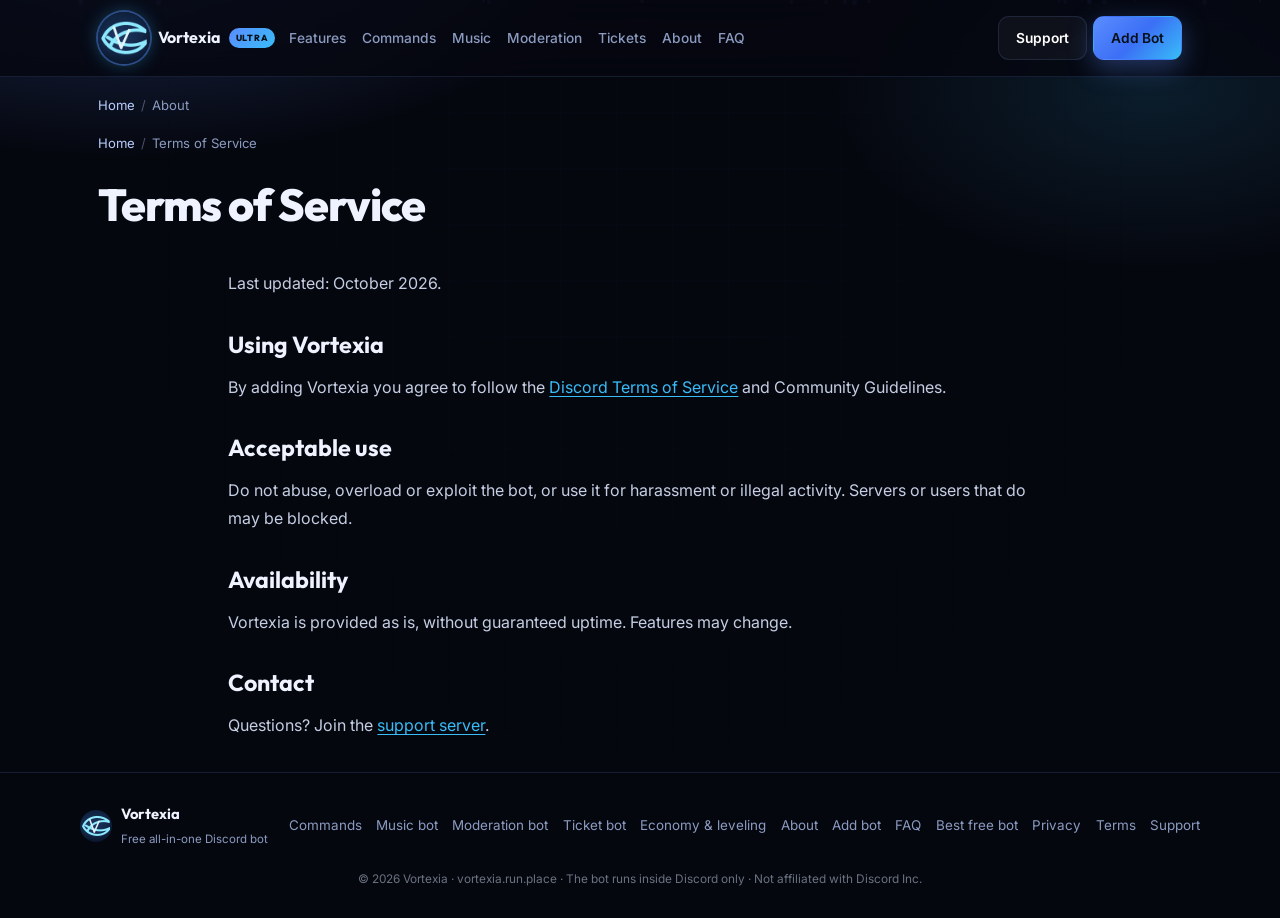
<file: terms.html>
<!DOCTYPE html>
<html lang="en">
<head>
<meta charset="UTF-8"/>
<meta name="viewport" content="width=device-width, initial-scale=1.0"/>
<title>Vortexia Terms of Service</title>
<meta name="description" content="Terms of using the Vortexia Discord bot and website: acceptable use, availability, and limits of liability."/>
<meta name="keywords" content="About Vortexia, Vortexia Discord Bot, free Discord bot, official Vortexia website, how to add Vortexia, Vortexia support, vortexia.run.place"/>
<meta name="robots" content="index, follow, max-image-preview:large"/>
<link rel="canonical" href="https://vortexia.run.place/terms"/>
<meta name="theme-color" content="#5B8CFF"/>
<meta name="application-name" content="Vortexia"/>
<link rel="manifest" href="/site.webmanifest"/>
<link rel="icon" href="/favicon.ico" sizes="any"/>
<link rel="icon" type="image/png" sizes="48x48" href="/favicon-48.png"/>
<link rel="icon" type="image/png" sizes="192x192" href="/favicon-192.png"/>
<link rel="apple-touch-icon" sizes="180x180" href="/apple-touch-icon.png"/>
<meta property="og:type" content="website"/>
<meta property="og:site_name" content="Vortexia"/>
<meta property="og:title" content="Vortexia Terms of Service"/>
<meta property="og:description" content="Terms of using the Vortexia Discord bot and website: acceptable use, availability, and limits of liability."/>
<meta property="og:url" content="https://vortexia.run.place/terms"/>
<meta property="og:image" content="https://vortexia.run.place/og-image.png"/>
<meta property="og:image:width" content="1200"/>
<meta property="og:image:height" content="630"/>
<meta property="og:image:alt" content="About Vortexia free Discord bot"/>
<meta name="twitter:card" content="summary_large_image"/>
<meta name="twitter:title" content="Vortexia Terms of Service"/>
<meta name="twitter:description" content="Terms of using the Vortexia Discord bot and website: acceptable use, availability, and limits of liability."/>
<meta name="twitter:image" content="https://vortexia.run.place/og-image.png"/>
<!-- Search Console: paste your verification tag here, e.g. <meta name="google-site-verification" content="XXXX"/> -->
<link rel="preconnect" href="https://fonts.googleapis.com"/><link rel="preconnect" href="https://fonts.gstatic.com" crossorigin/>
<link href="https://fonts.googleapis.com/css2?family=Inter:wght@400;500;600;700;800&family=Outfit:wght@600;700;800&display=swap" rel="stylesheet"/>
<script>document.documentElement.className+=" js"</script>
<link rel="stylesheet" href="/style.css"/>
<script type="application/ld+json">{
 "@context": "https://schema.org",
 "@graph": [
  {
   "@type": "WebPage",
   "@id": "https://vortexia.run.place/terms#webpage",
   "url": "https://vortexia.run.place/terms",
   "name": "Vortexia Terms of Service",
   "description": "Terms of using the Vortexia Discord bot and website: acceptable use, availability, and limits of liability.",
   "isPartOf": {
    "@id": "https://vortexia.run.place/#website"
   },
   "inLanguage": "en",
   "breadcrumb": {
    "@id": "https://vortexia.run.place/terms#breadcrumb"
   }
  },
  {
   "@type": "BreadcrumbList",
   "@id": "https://vortexia.run.place/terms#breadcrumb",
   "itemListElement": [
    {
     "@type": "ListItem",
     "position": 1,
     "name": "Home",
     "item": "https://vortexia.run.place/"
    },
    {
     "@type": "ListItem",
     "position": 2,
     "name": "Terms of Service",
     "item": "https://vortexia.run.place/terms"
    }
   ]
  }
 ]
}</script>
</head>
<body><a class="skip-link" href="#main-content">Skip to main content</a>
<div class="bg"></div><div class="grid"></div><div class="particles" id="particles"></div>
<header class="nav" id="nav"><div class="nav-in">
<a class="brand" href="/" aria-label="Vortexia home"><img src="/logo.png" alt="Vortexia Discord Bot logo" width="52" height="52" decoding="async"/><span>Vortexia</span><span class="badge">ULTRA</span></a>
<nav class="links" aria-label="Main"><a href="/#features">Features</a><a href="/commands">Commands</a><a href="/music-bot">Music</a><a href="/moderation-bot">Moderation</a><a href="/ticket-bot">Tickets</a><a href="/about">About</a><a href="/#faq">FAQ</a></nav>
<div class="nav-cta"><a class="btn btn-g" href="https://discord.gg/7RfWAKeAZZ" target="_blank" rel="noopener noreferrer">Support</a>
<a class="btn btn-p" href="https://discord.com/oauth2/authorize?client_id=1205185289627115670&amp;permissions=8&amp;scope=bot%20applications.commands" target="_blank" rel="noopener noreferrer">Add Bot</a></div>
<button class="menu" id="menu" type="button" aria-label="Menu"><span></span><span></span><span></span></button>
</div></header><nav class="crumbs" aria-label="Breadcrumb"><ol><li><a href="/">Home</a></li><li aria-current="page">About</li></ol></nav><main id="main-content"><nav class="crumbs" aria-label="Breadcrumb"><ol><li><a href="/">Home</a></li><li>Terms of Service</li></ol></nav><section class="page-hero"><h1>Terms of Service</h1></section><section class="prose"><p>Last updated: October 2026.</p><h2>Using Vortexia</h2><p>By adding Vortexia you agree to follow the <a href="https://discord.com/terms" rel="noopener noreferrer" target="_blank">Discord Terms of Service</a> and Community Guidelines.</p><h2>Acceptable use</h2><p>Do not abuse, overload or exploit the bot, or use it for harassment or illegal activity. Servers or users that do may be blocked.</p><h2>Availability</h2><p>Vortexia is provided as is, without guaranteed uptime. Features may change.</p><h2>Contact</h2><p>Questions? Join the <a href="https://discord.gg/7RfWAKeAZZ" target="_blank" rel="noopener noreferrer">support server</a>.</p></section></main><footer><div class="foot">
<div class="foot-b"><img width="48" height="48" loading="lazy" src="/logo.png" alt="Vortexia logo"/><div><strong>Vortexia</strong><span>Free all-in-one Discord bot</span></div></div>
<nav class="foot-l" aria-label="Footer"><a href="/commands">Commands</a><a href="/music-bot">Music bot</a><a href="/moderation-bot">Moderation bot</a><a href="/ticket-bot">Ticket bot</a><a href="/economy-leveling-bot">Economy &amp; leveling</a><a href="/about">About</a><a href="/add-bot">Add bot</a><a href="/faq">FAQ</a><a href="/best-free-discord-bot">Best free bot</a><a href="/privacy">Privacy</a><a href="/terms">Terms</a><a href="https://discord.gg/7RfWAKeAZZ" target="_blank" rel="noopener noreferrer">Support</a></nav>
<p class="copy">© 2026 Vortexia · vortexia.run.place · The bot runs inside Discord only · Not affiliated with Discord Inc.</p>
</div></footer><script src="/site.js" defer></script></body></html>
</file>
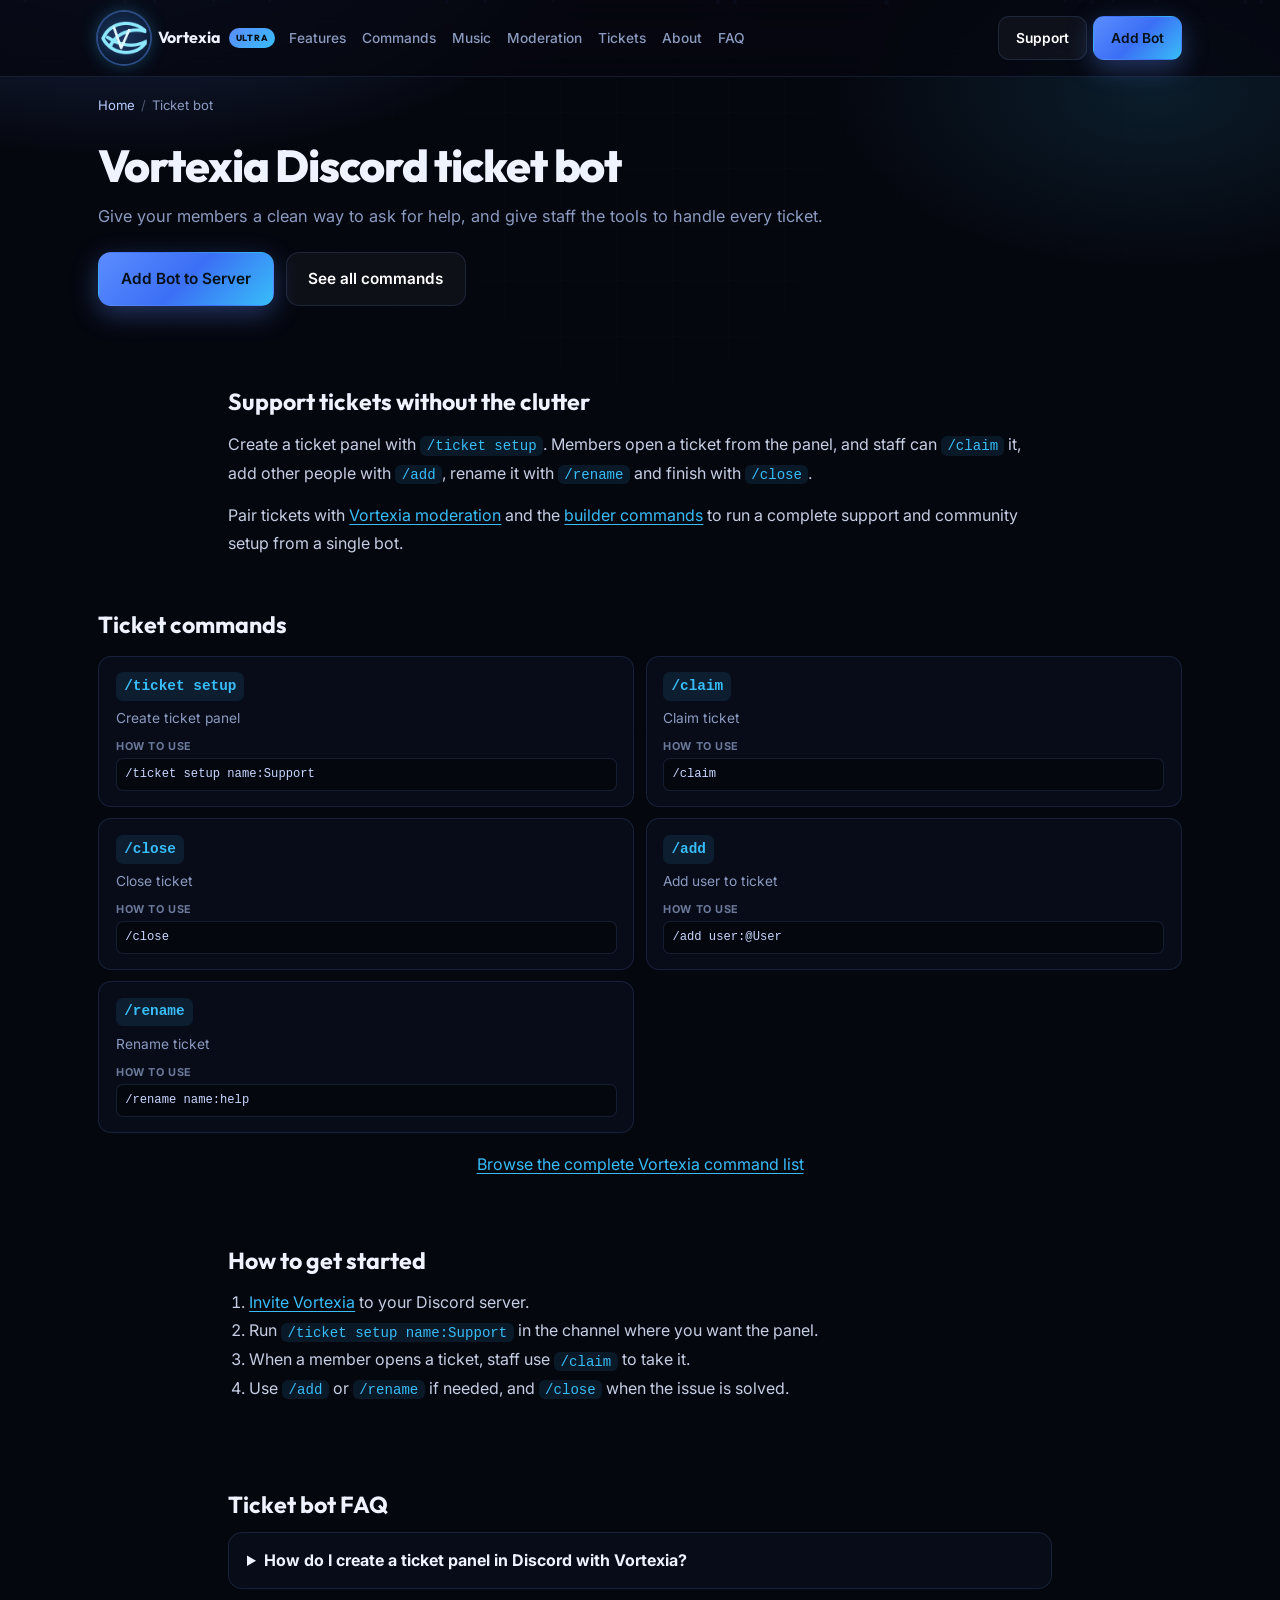
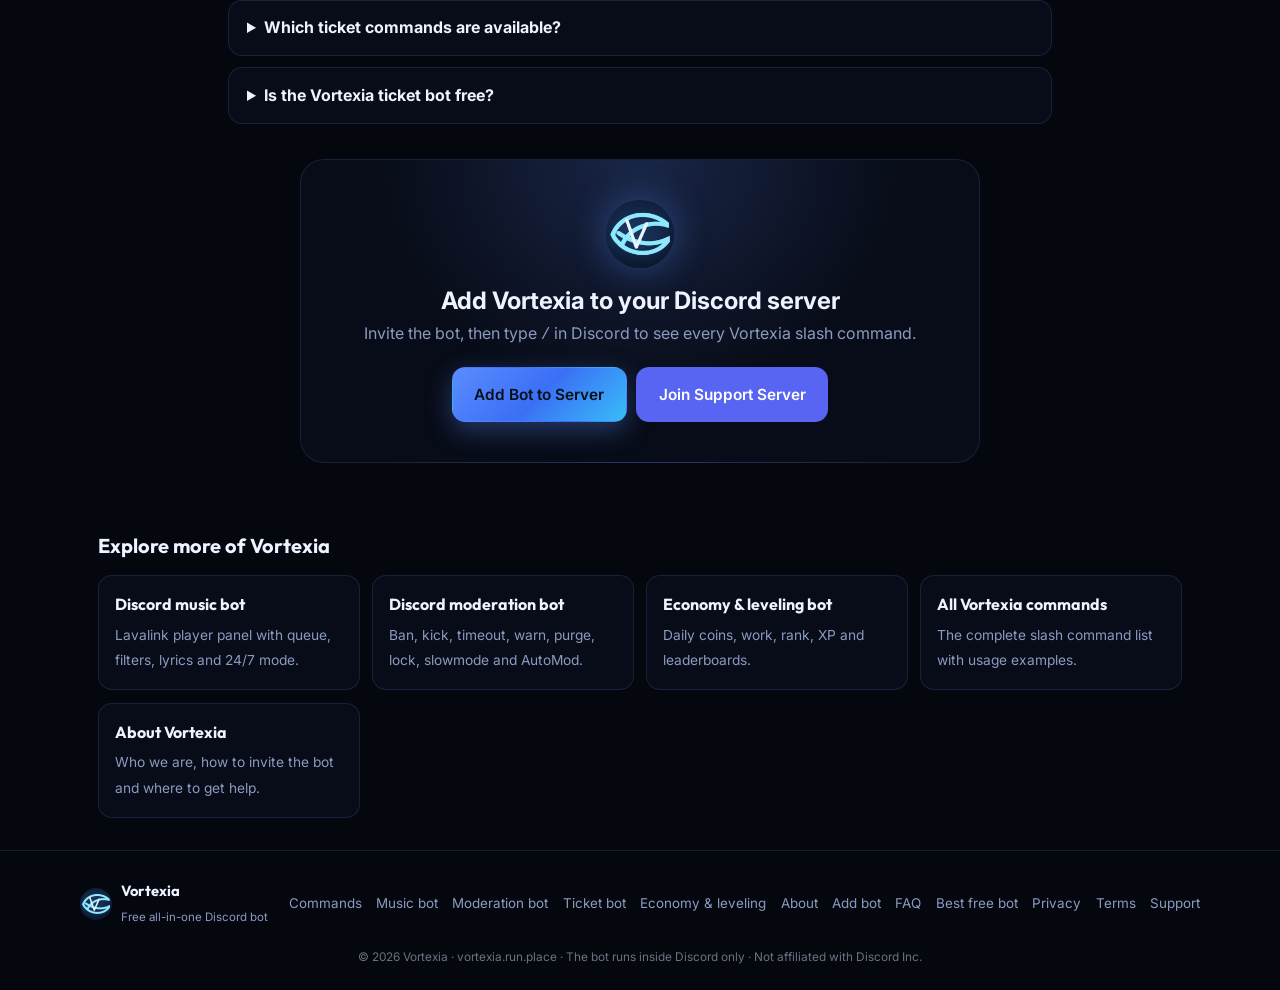
<file: ticket-bot.html>
<!DOCTYPE html>
<html lang="en">
<head>
<meta charset="UTF-8"/>
<meta name="viewport" content="width=device-width, initial-scale=1.0"/>
<title>Free Discord Ticket Bot – Vortexia Support Panels</title>
<meta name="description" content="Vortexia is a free Discord ticket bot with panels, claim, close and staff tools. Set up a support ticket system with /ticket setup."/>
<meta name="keywords" content="free Discord ticket bot, Discord ticket system, Discord support ticket bot, free ticket bot Discord, Discord ticket panel, best free ticket bot, Vortexia ticket bot, Discord helpdesk bot free"/>
<meta name="robots" content="index, follow, max-image-preview:large"/>
<link rel="canonical" href="https://vortexia.run.place/ticket-bot"/>
<meta name="theme-color" content="#5B8CFF"/>
<meta name="application-name" content="Vortexia"/>
<link rel="manifest" href="/site.webmanifest"/>
<link rel="icon" href="/favicon.ico" sizes="any"/>
<link rel="icon" type="image/png" sizes="48x48" href="/favicon-48.png"/>
<link rel="icon" type="image/png" sizes="192x192" href="/favicon-192.png"/>
<link rel="apple-touch-icon" sizes="180x180" href="/apple-touch-icon.png"/>
<meta property="og:type" content="website"/>
<meta property="og:site_name" content="Vortexia"/>
<meta property="og:title" content="Free Discord Ticket Bot – Vortexia Support Panels"/>
<meta property="og:description" content="Vortexia is a free Discord ticket bot with panels, claim, close and staff tools. Set up a support ticket system with /ticket setup."/>
<meta property="og:url" content="https://vortexia.run.place/ticket-bot"/>
<meta property="og:image" content="https://vortexia.run.place/og-image.png"/>
<meta property="og:image:width" content="1200"/>
<meta property="og:image:height" content="630"/>
<meta property="og:image:alt" content="Vortexia free Discord ticket bot"/>
<meta name="twitter:card" content="summary_large_image"/>
<meta name="twitter:title" content="Free Discord Ticket Bot – Vortexia Support Panels"/>
<meta name="twitter:description" content="Vortexia is a free Discord ticket bot with panels, claim, close and staff tools. Set up a support ticket system with /ticket setup."/>
<meta name="twitter:image" content="https://vortexia.run.place/og-image.png"/>
<!-- Search Console: paste your verification tag here, e.g. <meta name="google-site-verification" content="XXXX"/> -->
<link rel="preconnect" href="https://fonts.googleapis.com"/><link rel="preconnect" href="https://fonts.gstatic.com" crossorigin/>
<link href="https://fonts.googleapis.com/css2?family=Inter:wght@400;500;600;700;800&family=Outfit:wght@600;700;800&display=swap" rel="stylesheet"/>
<script>document.documentElement.className+=" js"</script>
<link rel="stylesheet" href="/style.css"/>
<script type="application/ld+json">{
 "@context": "https://schema.org",
 "@graph": [
  {
   "@type": "WebPage",
   "@id": "https://vortexia.run.place/ticket-bot#webpage",
   "url": "https://vortexia.run.place/ticket-bot",
   "name": "Vortexia Discord Ticket Bot — Support Ticket Panels",
   "description": "Set up support tickets on Discord with Vortexia: create a ticket panel, then claim, close, rename and add users with simple slash commands.",
   "isPartOf": {
    "@id": "https://vortexia.run.place/#website"
   },
   "inLanguage": "en",
   "breadcrumb": {
    "@id": "https://vortexia.run.place/ticket-bot#breadcrumb"
   }
  },
  {
   "@type": "BreadcrumbList",
   "itemListElement": [
    {
     "@type": "ListItem",
     "position": 1,
     "name": "Home",
     "item": "https://vortexia.run.place/"
    },
    {
     "@type": "ListItem",
     "position": 2,
     "name": "Ticket bot",
     "item": "https://vortexia.run.place/ticket-bot"
    }
   ],
   "@id": "https://vortexia.run.place/ticket-bot#breadcrumb"
  },
  {
   "@type": "FAQPage",
   "@id": "https://vortexia.run.place/ticket-bot#faq",
   "mainEntity": [
    {
     "@type": "Question",
     "name": "How do I create a ticket panel in Discord with Vortexia?",
     "acceptedAnswer": {
      "@type": "Answer",
      "text": "Run /ticket setup and give the panel a name, for example /ticket setup name:Support."
     }
    },
    {
     "@type": "Question",
     "name": "Which ticket commands are available?",
     "acceptedAnswer": {
      "@type": "Answer",
      "text": "/ticket setup, /claim, /close, /add and /rename."
     }
    },
    {
     "@type": "Question",
     "name": "Is the Vortexia ticket bot free?",
     "acceptedAnswer": {
      "@type": "Answer",
      "text": "Yes. Vortexia is free to invite and use."
     }
    }
   ]
  }
 ]
}</script>
</head>
<body><a class="skip-link" href="#main-content">Skip to main content</a>
<div class="bg"></div><div class="grid"></div><div class="particles" id="particles"></div>
<header class="nav" id="nav"><div class="nav-in">
<a class="brand" href="/" aria-label="Vortexia home"><img src="/logo.png" alt="Vortexia Discord Bot logo" width="52" height="52" decoding="async"/><span>Vortexia</span><span class="badge">ULTRA</span></a>
<nav class="links" aria-label="Main"><a href="/#features">Features</a><a href="/commands">Commands</a><a href="/music-bot">Music</a><a href="/moderation-bot">Moderation</a><a href="/ticket-bot">Tickets</a><a href="/about">About</a><a href="/#faq">FAQ</a></nav>
<div class="nav-cta"><a class="btn btn-g" href="https://discord.gg/7RfWAKeAZZ" target="_blank" rel="noopener noreferrer">Support</a>
<a class="btn btn-p" href="https://discord.com/oauth2/authorize?client_id=1205185289627115670&amp;permissions=8&amp;scope=bot%20applications.commands" target="_blank" rel="noopener noreferrer">Add Bot</a></div>
<button class="menu" id="menu" type="button" aria-label="Menu"><span></span><span></span><span></span></button>
</div></header><nav class="crumbs" aria-label="Breadcrumb"><ol><li><a href="/">Home</a></li><li aria-current="page">Ticket bot</li></ol></nav><main id="main-content"><section class="page-hero"><h1>Vortexia Discord ticket bot</h1><p class="lead">Give your members a clean way to ask for help, and give staff the tools to handle every ticket.</p><div class="cta-row"><a class="btn btn-p btn-lg" href="https://discord.com/oauth2/authorize?client_id=1205185289627115670&amp;permissions=8&amp;scope=bot%20applications.commands" target="_blank" rel="noopener noreferrer">Add Bot to Server</a><a class="btn btn-g btn-lg" href="/commands">See all commands</a></div></section><section class="prose"><h2>Support tickets without the clutter</h2><p>Create a ticket panel with <code>/ticket setup</code>. Members open a ticket from the panel, and staff can <code>/claim</code> it, add other people with <code>/add</code>, rename it with <code>/rename</code> and finish with <code>/close</code>.</p><p>Pair tickets with <a href="/moderation-bot">Vortexia moderation</a> and the <a href="/commands">builder commands</a> to run a complete support and community setup from a single bot.</p></section><section class="cards-wide"><h2 style="font-family:var(--display);font-size:1.45rem;margin-bottom:.8rem">Ticket commands</h2><div class="cmd-grid"><article class="cmd-card"><code class="cmd-name">/ticket setup</code><p class="cmd-desc">Create ticket panel</p><div class="cmd-how"><span>How to use</span><code>/ticket setup name:Support</code></div></article><article class="cmd-card"><code class="cmd-name">/claim</code><p class="cmd-desc">Claim ticket</p><div class="cmd-how"><span>How to use</span><code>/claim</code></div></article><article class="cmd-card"><code class="cmd-name">/close</code><p class="cmd-desc">Close ticket</p><div class="cmd-how"><span>How to use</span><code>/close</code></div></article><article class="cmd-card"><code class="cmd-name">/add</code><p class="cmd-desc">Add user to ticket</p><div class="cmd-how"><span>How to use</span><code>/add user:@User</code></div></article><article class="cmd-card"><code class="cmd-name">/rename</code><p class="cmd-desc">Rename ticket</p><div class="cmd-how"><span>How to use</span><code>/rename name:help</code></div></article></div><p class="more-link"><a class="inline-link" href="/commands">Browse the complete Vortexia command list</a></p></section><section class="prose"><h2>How to get started</h2><ol><li><a href="https://discord.com/oauth2/authorize?client_id=1205185289627115670&amp;permissions=8&amp;scope=bot%20applications.commands" target="_blank" rel="noopener noreferrer">Invite Vortexia</a> to your Discord server.</li><li>Run <code>/ticket setup name:Support</code> in the channel where you want the panel.</li><li>When a member opens a ticket, staff use <code>/claim</code> to take it.</li><li>Use <code>/add</code> or <code>/rename</code> if needed, and <code>/close</code> when the issue is solved.</li></ol></section><section class="prose"><h2>Ticket bot FAQ</h2><div class="faq-list"><details><summary>How do I create a ticket panel in Discord with Vortexia?</summary><p>Run /ticket setup and give the panel a name, for example /ticket setup name:Support.</p></details><details><summary>Which ticket commands are available?</summary><p>/ticket setup, /claim, /close, /add and /rename.</p></details><details><summary>Is the Vortexia ticket bot free?</summary><p>Yes. Vortexia is free to invite and use.</p></details></div></section><section class="cta" id="invite"><div class="cta-in">
<img width="48" height="48" loading="lazy" src="/logo.png" alt="Vortexia logo"/>
<h2>Add Vortexia to your Discord server</h2>
<p>Invite the bot, then type <code>/</code> in Discord to see every Vortexia slash command.</p>
<div class="cta-btns"><a class="btn btn-p btn-lg" href="https://discord.com/oauth2/authorize?client_id=1205185289627115670&amp;permissions=8&amp;scope=bot%20applications.commands" target="_blank" rel="noopener noreferrer">Add Bot to Server</a>
<a class="btn btn-discord btn-lg" href="https://discord.gg/7RfWAKeAZZ" target="_blank" rel="noopener noreferrer">Join Support Server</a></div>
</div></section><section class="related"><h2>Explore more of Vortexia</h2><div class="related-grid"><a href="/music-bot"><strong>Discord music bot</strong><span>Lavalink player panel with queue, filters, lyrics and 24/7 mode.</span></a><a href="/moderation-bot"><strong>Discord moderation bot</strong><span>Ban, kick, timeout, warn, purge, lock, slowmode and AutoMod.</span></a><a href="/economy-leveling-bot"><strong>Economy &amp; leveling bot</strong><span>Daily coins, work, rank, XP and leaderboards.</span></a><a href="/commands"><strong>All Vortexia commands</strong><span>The complete slash command list with usage examples.</span></a><a href="/about"><strong>About Vortexia</strong><span>Who we are, how to invite the bot and where to get help.</span></a></div></section></main><footer><div class="foot">
<div class="foot-b"><img width="48" height="48" loading="lazy" src="/logo.png" alt="Vortexia logo"/><div><strong>Vortexia</strong><span>Free all-in-one Discord bot</span></div></div>
<nav class="foot-l" aria-label="Footer"><a href="/commands">Commands</a><a href="/music-bot">Music bot</a><a href="/moderation-bot">Moderation bot</a><a href="/ticket-bot">Ticket bot</a><a href="/economy-leveling-bot">Economy &amp; leveling</a><a href="/about">About</a><a href="/add-bot">Add bot</a><a href="/faq">FAQ</a><a href="/best-free-discord-bot">Best free bot</a><a href="/privacy">Privacy</a><a href="/terms">Terms</a><a href="https://discord.gg/7RfWAKeAZZ" target="_blank" rel="noopener noreferrer">Support</a></nav>
<p class="copy">© 2026 Vortexia · vortexia.run.place · The bot runs inside Discord only · Not affiliated with Discord Inc.</p>
</div></footer><script src="/site.js" defer></script></body></html>
</file>
<file: style.css>
:root{--bg:#05070f;--card:rgba(10,14,28,.82);--line:rgba(120,160,255,.14);--text:#eef3ff;--muted:#8b9bc0;--blue:#5B8CFF;--cyan:#38BDF8;--ok:#22c55e;--danger:#ef4444;--discord:#5865F2;--font:Inter,system-ui,sans-serif;--display:Outfit,Inter,sans-serif}
*{box-sizing:border-box;margin:0;padding:0}html{scroll-behavior:smooth}
body{font-family:var(--font);background:var(--bg);color:var(--text);line-height:1.6;overflow-x:hidden}
a{color:inherit;text-decoration:none}img{max-width:100%;display:block}button,input,textarea{font-family:inherit}
code{font-family:ui-monospace,Menlo,monospace}
.bg{position:fixed;inset:0;z-index:-2;pointer-events:none;background:radial-gradient(ellipse 70% 50% at 10% -10%,rgba(91,140,255,.3),transparent 55%),radial-gradient(ellipse 50% 40% at 90% 10%,rgba(56,189,248,.12),transparent 50%),#05070f}
.grid{position:fixed;inset:0;z-index:-1;pointer-events:none;opacity:.45;background-image:linear-gradient(rgba(120,160,255,.04) 1px,transparent 1px),linear-gradient(90deg,rgba(120,160,255,.04) 1px,transparent 1px);background-size:56px 56px;mask-image:radial-gradient(ellipse at 50% 20%,#000 15%,transparent 70%);animation:gm 40s linear infinite}
@keyframes gm{to{background-position:56px 56px}}
.particles{position:fixed;inset:0;z-index:-1;pointer-events:none;overflow:hidden}
.particles span{position:absolute;border-radius:50%;background:rgba(91,140,255,.45);animation:rise linear infinite}
@keyframes rise{0%{transform:translateY(100vh) scale(0);opacity:0}15%{opacity:.6}100%{transform:translateY(-10vh);opacity:0}}

.nav{position:sticky;top:0;z-index:50;backdrop-filter:blur(16px);background:rgba(5,7,15,.8);border-bottom:1px solid var(--line)}
.nav-in{max-width:1120px;margin:0 auto;padding:.75rem 1.15rem;display:flex;align-items:center;gap:.9rem}
.brand{display:flex;align-items:center;gap:.5rem;font-family:var(--display);font-weight:700}
.brand img{width:34px;height:34px;border-radius:50%;box-shadow:0 0 0 2px rgba(91,140,255,.4),0 0 18px rgba(56,189,248,.35);animation:lp 3s ease-in-out infinite}
@keyframes lp{50%{box-shadow:0 0 0 2px rgba(91,140,255,.65),0 0 28px rgba(56,189,248,.5)}}
.badge{font-size:.55rem;letter-spacing:.08em;font-weight:800;padding:.16rem .4rem;border-radius:99px;color:#061018;background:linear-gradient(135deg,var(--blue),var(--cyan))}
.links{display:flex;gap:1rem;flex:1}
.links a{color:var(--muted);font-size:.86rem;font-weight:500;transition:.2s}
.links a:hover{color:#fff}
.nav-cta{display:flex;gap:.4rem;align-items:center}
.menu{display:none;background:0;border:0;margin-left:auto;cursor:pointer}
.menu span{display:block;width:22px;height:2px;background:#fff;margin:5px 0;border-radius:2px}

.btn{display:inline-flex;align-items:center;justify-content:center;gap:.4rem;padding:.6rem 1.05rem;border-radius:11px;font-weight:600;font-size:.86rem;border:1px solid transparent;cursor:pointer;transition:.18s;background:0;color:inherit}
.btn:hover{transform:translateY(-1px)}
.btn-p{background:linear-gradient(135deg,#5B8CFF,#3B6FF5 50%,#38BDF8);color:#061018;box-shadow:0 8px 26px rgba(91,140,255,.35)}
.btn-g{background:rgba(255,255,255,.04);border-color:var(--line);color:#fff}
.btn-discord{background:var(--discord);color:#fff}
.btn-discord:hover{background:#4752c4}
.btn-lg{padding:.88rem 1.35rem;font-size:.96rem;border-radius:13px}
.btn-danger{background:rgba(239,68,68,.15);border-color:rgba(239,68,68,.35);color:#fecaca}

.user-chip{display:none;align-items:center;gap:.45rem;padding:.22rem .5rem .22rem .22rem;border-radius:99px;background:rgba(255,255,255,.05);border:1px solid var(--line);cursor:pointer}
.user-chip.show{display:flex}
.user-chip img{width:26px;height:26px;border-radius:50%}
.user-chip span{font-size:.8rem;font-weight:600;max-width:90px;overflow:hidden;text-overflow:ellipsis;white-space:nowrap}

.hero{padding:3.5rem 1.15rem 2.5rem}
.hero-in{max-width:1120px;margin:0 auto;display:grid;grid-template-columns:1.08fr .92fr;gap:2.2rem;align-items:center}
.pill{display:inline-flex;align-items:center;gap:.4rem;padding:.32rem .8rem;border-radius:99px;margin-bottom:1rem;background:rgba(91,140,255,.1);border:1px solid rgba(91,140,255,.28);color:#b9cdff;font-size:.78rem;animation:fu .7s ease both}
.dot{width:8px;height:8px;border-radius:50%;background:var(--ok);box-shadow:0 0 10px var(--ok);animation:pulse 2s infinite}
@keyframes pulse{50%{opacity:.4}}
.hero h1{font-family:var(--display);font-weight:800;letter-spacing:-.03em;font-size:clamp(2.3rem,5vw,3.4rem);line-height:1.06;margin-bottom:.9rem;animation:fu .8s .1s ease both}
.grad{background:linear-gradient(135deg,#5B8CFF,#38BDF8 40%,#A5B4FC);-webkit-background-clip:text;background-clip:text;color:transparent;background-size:200% auto;animation:sh 4s linear infinite}
@keyframes sh{to{background-position:200% center}}
.lead{color:var(--muted);font-size:1.02rem;max-width:34rem;margin-bottom:1.4rem;animation:fu .8s .2s ease both}
.cta-row{display:flex;flex-wrap:wrap;gap:.65rem;margin-bottom:1.3rem;animation:fu .8s .3s ease both}
.meta{display:flex;gap:1.4rem;flex-wrap:wrap;animation:fu .8s .4s ease both}
.meta strong{display:block;font-family:var(--display);font-size:1.08rem}
.meta span{color:var(--muted);font-size:.78rem}
@keyframes fu{from{opacity:0;transform:translateY(16px)}to{opacity:1;transform:none}}

.banner{position:relative;overflow:hidden;border-radius:22px;min-height:280px;padding:2rem;text-align:center;border:1px solid rgba(120,160,255,.2);background:radial-gradient(circle at 30% 40%,rgba(91,140,255,.26),transparent 50%),linear-gradient(165deg,#0b1630,#07101f);box-shadow:0 24px 70px rgba(0,0,0,.45);display:flex;flex-direction:column;align-items:center;justify-content:center;animation:fu .9s .2s ease both}
.banner-logo{width:90px;height:90px;border-radius:50%;margin-bottom:.9rem;filter:drop-shadow(0 0 26px rgba(56,189,248,.45));animation:float 5s ease-in-out infinite}
@keyframes float{50%{transform:translateY(-8px)}}
.banner h2{font-family:var(--display);font-size:clamp(1.6rem,3vw,2.1rem);letter-spacing:.12em;font-weight:800}
.banner .line{width:48px;height:3px;margin:.5rem auto .4rem;border-radius:99px;background:linear-gradient(90deg,var(--blue),var(--cyan))}
.banner p{color:#8eb6d8;font-size:.78rem;letter-spacing:.26em;font-weight:600}

.strip{border-block:1px solid var(--line);background:rgba(255,255,255,.02)}
.strip-in{max-width:1120px;margin:0 auto;padding:1.25rem 1.15rem;display:grid;grid-template-columns:repeat(4,1fr);gap:.8rem;text-align:center}
.strip-in strong{display:block;font-family:var(--display);font-size:1.4rem;font-weight:800;background:linear-gradient(135deg,var(--blue),var(--cyan));-webkit-background-clip:text;background-clip:text;color:transparent}
.strip-in span{color:var(--muted);font-size:.78rem}

.sec{max-width:1120px;margin:0 auto;padding:3.5rem 1.15rem}
.head{text-align:center;margin-bottom:2rem}
.eye{color:var(--cyan);font-weight:600;font-size:.78rem;letter-spacing:.1em;text-transform:uppercase;margin-bottom:.35rem}
.head h2{font-family:var(--display);font-size:clamp(1.65rem,3.2vw,2.3rem);margin-bottom:.4rem}
.head p{color:var(--muted);max-width:36rem;margin:0 auto}

.feat{display:grid;grid-template-columns:repeat(3,1fr);gap:.9rem}
.fcard{background:var(--card);border:1px solid var(--line);border-radius:16px;padding:1.15rem;transition:.25s}
.js .fcard{opacity:0;transform:translateY(14px)}
.js .fcard.show{opacity:1;transform:none}
.js .fcard.show:hover{transform:translateY(-4px)}
.fcard:hover{transform:translateY(-4px);border-color:rgba(91,140,255,.4)}
.fcard.big{grid-column:span 2;background:linear-gradient(160deg,rgba(91,140,255,.12),rgba(10,14,28,.85))}
.ic{width:40px;height:40px;border-radius:11px;display:grid;place-items:center;margin-bottom:.7rem;background:rgba(91,140,255,.12);border:1px solid rgba(91,140,255,.2)}
.fcard h3{font-family:var(--display);font-size:1.02rem;margin-bottom:.25rem}
.fcard p{color:var(--muted);font-size:.88rem}

.howto{display:grid;grid-template-columns:repeat(3,1fr);gap:1rem}
.hstep{background:var(--card);border:1px solid var(--line);border-radius:16px;padding:1.25rem;text-align:center;transition:.2s}
.hstep:hover{transform:translateY(-3px)}
.hnum{width:38px;height:38px;margin:0 auto .7rem;border-radius:50%;display:grid;place-items:center;font-weight:800;font-family:var(--display);background:linear-gradient(135deg,var(--blue),var(--cyan));color:#061018}
.hstep h3{font-family:var(--display);font-size:.98rem;margin-bottom:.3rem}
.hstep p{color:var(--muted);font-size:.86rem}

.filters{display:flex;flex-wrap:wrap;gap:.4rem;justify-content:center;margin-bottom:1.5rem}
.fbtn{padding:.4rem .8rem;border-radius:99px;border:1px solid var(--line);background:rgba(255,255,255,.03);color:var(--muted);font-size:.78rem;font-weight:600;cursor:pointer;transition:.2s}
.fbtn:hover,.fbtn.active{background:rgba(91,140,255,.15);border-color:rgba(91,140,255,.4);color:#fff}
.cmd-cat{margin-bottom:1.75rem}
.cmd-cat.hide{display:none}
.cat-title{font-family:var(--display);font-size:1.1rem;margin-bottom:.8rem;padding-bottom:.45rem;border-bottom:1px solid var(--line)}
.cmd-grid{display:grid;grid-template-columns:repeat(2,1fr);gap:.7rem}
.cmd-card{background:var(--card);border:1px solid var(--line);border-radius:13px;padding:.95rem 1.05rem;transition:.2s}
.js .cmd-card{opacity:0;transform:translateY(10px)}
.js .cmd-card.show{opacity:1;transform:none}
.js .cmd-card.show:hover{transform:translateY(-2px)}
.cmd-card:hover{border-color:rgba(91,140,255,.4);transform:translateY(-2px)}
.cmd-name{display:inline-block;color:var(--cyan);font-weight:700;font-size:.9rem;background:rgba(56,189,248,.1);padding:.18rem .5rem;border-radius:7px;margin-bottom:.4rem}
.cmd-desc{color:var(--muted);font-size:.86rem;margin-bottom:.55rem}
.cmd-how span{font-size:.68rem;font-weight:700;letter-spacing:.05em;text-transform:uppercase;color:#6b7a9a;display:block;margin-bottom:.2rem}
.cmd-how code{font-size:.76rem;color:#c7d7ff;background:rgba(0,0,0,.35);padding:.35rem .5rem;border-radius:7px;border:1px solid var(--line);display:block;word-break:break-all}

/* reviews */
.rev-layout{display:grid;grid-template-columns:1fr 1.15fr;gap:1.15rem;align-items:start}
.rev-form,.rev-list{background:var(--card);border:1px solid var(--line);border-radius:16px;padding:1.25rem}
.rev-form h3,.rev-list h3{font-family:var(--display);margin-bottom:.8rem;font-size:1.05rem}
.field{margin-bottom:.8rem}
.field label{display:block;font-size:.78rem;color:var(--muted);margin-bottom:.3rem;font-weight:500}
.field input,.field textarea{width:100%;padding:.65rem .8rem;border-radius:10px;border:1px solid var(--line);background:rgba(0,0,0,.35);color:#fff;font-size:.9rem;outline:none}
.field input:focus,.field textarea:focus{border-color:rgba(91,140,255,.5)}
.field textarea{min-height:95px;resize:vertical}
.stars-pick{display:flex;gap:.2rem}
.stars-pick button{background:0;border:0;font-size:1.4rem;cursor:pointer;opacity:.35;line-height:1;padding:0;transition:.15s}
.stars-pick button.on,.stars-pick button:hover,.stars-pick button:focus-visible{opacity:1}.stars-pick button:focus-visible{outline:2px solid var(--blue);outline-offset:3px;border-radius:4px}
.avg-box{display:flex;align-items:center;gap:1rem;padding:.85rem;border-radius:12px;background:rgba(91,140,255,.08);border:1px solid rgba(91,140,255,.18);margin-bottom:.9rem}
.avg-num{font-family:var(--display);font-size:1.9rem;font-weight:800}
.avg-stars{color:#fbbf24;letter-spacing:2px}
.review{padding:.9rem 0;border-bottom:1px solid var(--line)}
.review:last-child{border-bottom:0}
.review-top{display:flex;align-items:center;gap:.55rem;margin-bottom:.35rem}
.review-top img{width:34px;height:34px;border-radius:50%}
.review-top strong{font-size:.9rem}
.review-top span{display:block;font-size:.72rem;color:var(--muted)}
.review-stars{color:#fbbf24;font-size:.82rem;margin-left:auto}
.review p{color:#c5cee3;font-size:.88rem}
.lock-hint{font-size:.8rem;color:var(--muted);margin-bottom:.75rem;padding:.65rem .8rem;border-radius:10px;background:rgba(88,101,242,.1);border:1px solid rgba(88,101,242,.25)}
.note-box{margin-top:1rem;padding:.85rem 1rem;border-radius:12px;background:rgba(245,158,11,.08);border:1px solid rgba(245,158,11,.25);color:#fcd34d;font-size:.82rem}

.cta{padding:1rem 1.15rem 3.2rem}
.cta-in{max-width:680px;margin:0 auto;text-align:center;padding:2.5rem 1.3rem;border-radius:24px;border:1px solid var(--line);background:radial-gradient(ellipse at top,rgba(91,140,255,.2),transparent 55%),var(--card)}
.cta-in img{width:68px;height:68px;margin:0 auto .9rem;border-radius:50%;box-shadow:0 0 36px rgba(91,140,255,.4)}
.cta-in p{color:var(--muted);margin-bottom:1.2rem}
.cta-btns{display:flex;flex-wrap:wrap;gap:.6rem;justify-content:center}

footer{border-top:1px solid var(--line);padding:1.8rem 1.15rem}
.foot{max-width:1120px;margin:0 auto;display:flex;flex-wrap:wrap;gap:.9rem;align-items:center;justify-content:space-between}
.foot-b{display:flex;align-items:center;gap:.55rem}
.foot-b img{width:32px;height:32px;border-radius:50%}
.foot-b strong{display:block;font-family:var(--display);font-size:.92rem}
.foot-b span{color:var(--muted);font-size:.72rem}
.foot-l{display:flex;gap:.9rem}
.foot-l a{color:var(--muted);font-size:.84rem}
.copy{width:100%;text-align:center;color:#6b7280;font-size:.74rem;margin-top:.3rem}

.modal-bg{position:fixed;inset:0;background:rgba(0,0,0,.65);backdrop-filter:blur(6px);z-index:100;display:none;align-items:center;justify-content:center;padding:1rem}
.modal-bg.open{display:flex}
.modal{width:100%;max-width:400px;background:#0c1222;border:1px solid var(--line);border-radius:18px;padding:1.4rem;box-shadow:0 25px 80px rgba(0,0,0,.55);position:relative;animation:pop .25s ease}
@keyframes pop{from{opacity:0;transform:scale(.96) translateY(8px)}}
.modal h3{font-family:var(--display);font-size:1.2rem;margin-bottom:.3rem}
.modal .sub{color:var(--muted);font-size:.86rem;margin-bottom:1.1rem}
.modal .divider{display:flex;align-items:center;gap:.7rem;color:var(--muted);font-size:.76rem;margin:1rem 0}
.modal .divider::before,.modal .divider::after{content:"";flex:1;height:1px;background:var(--line)}
.modal-close{position:absolute;top:.8rem;right:1rem;background:0;border:0;color:var(--muted);font-size:1.3rem;cursor:pointer}
.toast{position:fixed;bottom:1.2rem;left:50%;transform:translateX(-50%) translateY(16px);background:#121a30;border:1px solid var(--line);padding:.65rem 1.1rem;border-radius:12px;font-size:.86rem;opacity:0;pointer-events:none;transition:.25s;z-index:120}
.toast.show{opacity:1;transform:translateX(-50%) translateY(0)}

@media(max-width:960px){
  .hero-in,.rev-layout{grid-template-columns:1fr}
  .feat{grid-template-columns:repeat(2,1fr)}
  .fcard.big{grid-column:span 2}
  .cmd-grid,.howto{grid-template-columns:1fr}
  .strip-in{grid-template-columns:repeat(2,1fr)}
  .links{display:none}
  .nav.open .links{display:flex;order:3;width:100%;flex-direction:column}
  .nav.open .nav-in{flex-wrap:wrap}
  .menu{display:block}
}
@media(max-width:560px){.feat{grid-template-columns:1fr}.fcard.big{grid-column:span 1}}

/* Vortexia mobile layout and logo fixes */
html { max-width:100%; overflow-x:hidden; }
body { width:100%; max-width:100%; overflow-x:hidden; }
img { max-width:100%; }
.nav, .nav-in, .hero, .hero-in, main, section { min-width:0; }
.brand img { width:52px; height:52px; flex:0 0 52px; object-fit:contain; border-radius:50%; background:#0b1630; }
.brand { min-width:0; }
.hero-in > * { min-width:0; }
.hero h1 { overflow-wrap:anywhere; }
.lead { max-width:100%; overflow-wrap:anywhere; }
.cta-row { display:flex; flex-wrap:wrap; gap:.75rem; }
.cta-row .btn { min-width:0; }
@media (max-width: 760px) {
  .nav-in { padding-inline: .85rem; gap:.65rem; }
  .brand { gap:.45rem; }
  .brand img { width:44px; height:44px; flex-basis:44px; }
  .brand .badge { font-size:.62rem; padding:.35rem .55rem; }
  .links { display:none; }
  .nav-cta { display:none; }
  .menu { display:flex; }
  .hero { padding-inline:0; }
  .hero-in { grid-template-columns:minmax(0,1fr) !important; padding:3rem 1.1rem 2.5rem; gap:2rem; }
  .hero h1 { font-size:clamp(2.5rem, 11vw, 4rem); line-height:1.04; letter-spacing:-.045em; }
  .hero .lead { font-size:1rem; line-height:1.75; }
  .cta-row { align-items:stretch; }
  .cta-row .btn { flex:1 1 100%; white-space:normal; text-align:center; }
  .meta { display:grid; grid-template-columns:repeat(2,minmax(0,1fr)); gap:1rem; }
  .meta > div { min-width:0; }
  .meta span { display:block; overflow-wrap:anywhere; }
  .banner { min-width:0; padding:1.5rem 1rem; }
  .strip-in { grid-template-columns:repeat(2,minmax(0,1fr)); }
  .feat, .howto { grid-template-columns:minmax(0,1fr); }
  .fcard.big { grid-column:auto; }
  .cmd-grid { grid-template-columns:minmax(0,1fr); }
}


/* Vortexia polish: avoid broken logo paths and improve small-screen layout */
img { object-fit: contain; }
#userAvatar:not([src]), #userAvatar[src=""] { display: none; }
@media (max-width: 760px) {
  .nav-in { gap: .55rem; flex-wrap: wrap; }
  .links { min-width: 0; flex-wrap: wrap; gap: .55rem .8rem; }
  .nav-cta { max-width: 100%; flex-wrap: wrap; }
  .hero, .hero-in, .hero-grid { min-width: 0; }
  h1 { overflow-wrap: anywhere; }
  .btn { max-width: 100%; white-space: normal; }
}


/* Accessibility & SEO helpers */
.skip-link{position:absolute;left:-9999px;top:auto;width:1px;height:1px;overflow:hidden;z-index:99999}
.skip-link:focus{position:fixed;left:1rem;top:1rem;width:auto;height:auto;padding:.65rem 1rem;background:#5B8CFF;color:#fff;border-radius:8px;font-weight:700;outline:3px solid #fff;outline-offset:2px}
:focus-visible{outline:3px solid #5B8CFF;outline-offset:2px}
a:focus:not(:focus-visible),button:focus:not(:focus-visible){outline:none}
@media (prefers-reduced-motion: reduce){
  *,*::before,*::after{animation-duration:.01ms!important;animation-iteration-count:1!important;transition-duration:.01ms!important;scroll-behavior:auto!important}
}


/* ---- rebuild additions ---- */
.crumbs{max-width:1120px;margin:0 auto;padding:1.1rem 1.15rem 0;font-size:.82rem;color:var(--muted)}
.crumbs ol{list-style:none;display:flex;flex-wrap:wrap;gap:.35rem}
.crumbs li+li::before{content:"/";margin-right:.35rem;opacity:.5}
.crumbs a{color:#b9cdff}.crumbs a:hover{text-decoration:underline}
.page-hero{max-width:1120px;margin:0 auto;padding:1.6rem 1.15rem .5rem}
.page-hero h1{font-family:var(--display);font-weight:800;letter-spacing:-.025em;font-size:clamp(1.9rem,4.2vw,2.8rem);line-height:1.1;margin-bottom:.8rem}
.page-hero .lead{max-width:46rem;animation:none}
.prose{max-width:860px;margin:0 auto;padding:1.2rem 1.15rem}
.prose h2{font-family:var(--display);font-size:1.45rem;margin:1.8rem 0 .6rem}
.prose h3{font-family:var(--display);font-size:1.1rem;margin:1.2rem 0 .4rem}
.prose p,.prose li{color:#c5cee3;line-height:1.75}
.prose p{margin-bottom:.85rem}
.prose ol,.prose ul{margin:0 0 1rem 1.3rem}
.prose a,.inline-link{color:var(--cyan);text-decoration:underline;text-underline-offset:3px}
.prose code{color:var(--cyan);background:rgba(56,189,248,.1);padding:.1rem .4rem;border-radius:6px;font-size:.88em}
.cards-wide{max-width:1120px;margin:0 auto;padding:1rem 1.15rem}
.related{max-width:1120px;margin:0 auto;padding:1rem 1.15rem 2rem}
.related h2{font-family:var(--display);font-size:1.25rem;margin-bottom:.8rem}
.related-grid{display:grid;grid-template-columns:repeat(auto-fit,minmax(230px,1fr));gap:.8rem}
.related-grid a{display:block;background:var(--card);border:1px solid var(--line);border-radius:14px;padding:1rem;transition:.2s}
.related-grid a:hover{border-color:rgba(91,140,255,.45);transform:translateY(-2px)}
.related-grid strong{display:block;font-family:var(--display);margin-bottom:.25rem}
.related-grid span{color:var(--muted);font-size:.86rem}
.faq-list{display:grid;gap:.7rem}
.faq-list details{background:var(--card);border:1px solid var(--line);border-radius:14px;padding:.9rem 1.1rem}
.faq-list summary{cursor:pointer;font-weight:700}
.faq-list p{color:var(--muted);margin-top:.6rem;line-height:1.7}
.banner-title{font-family:var(--display);font-size:clamp(1.6rem,3vw,2.1rem);letter-spacing:.12em;font-weight:800}
.more-link{text-align:center;margin-top:1.2rem}
.cat-nav{display:flex;flex-wrap:wrap;gap:.4rem;margin:0 0 1.4rem}
.cat-nav a{padding:.35rem .75rem;border-radius:99px;border:1px solid var(--line);font-size:.78rem;color:var(--muted)}
.cat-nav a:hover{color:#fff;border-color:rgba(91,140,255,.4)}
</file>
